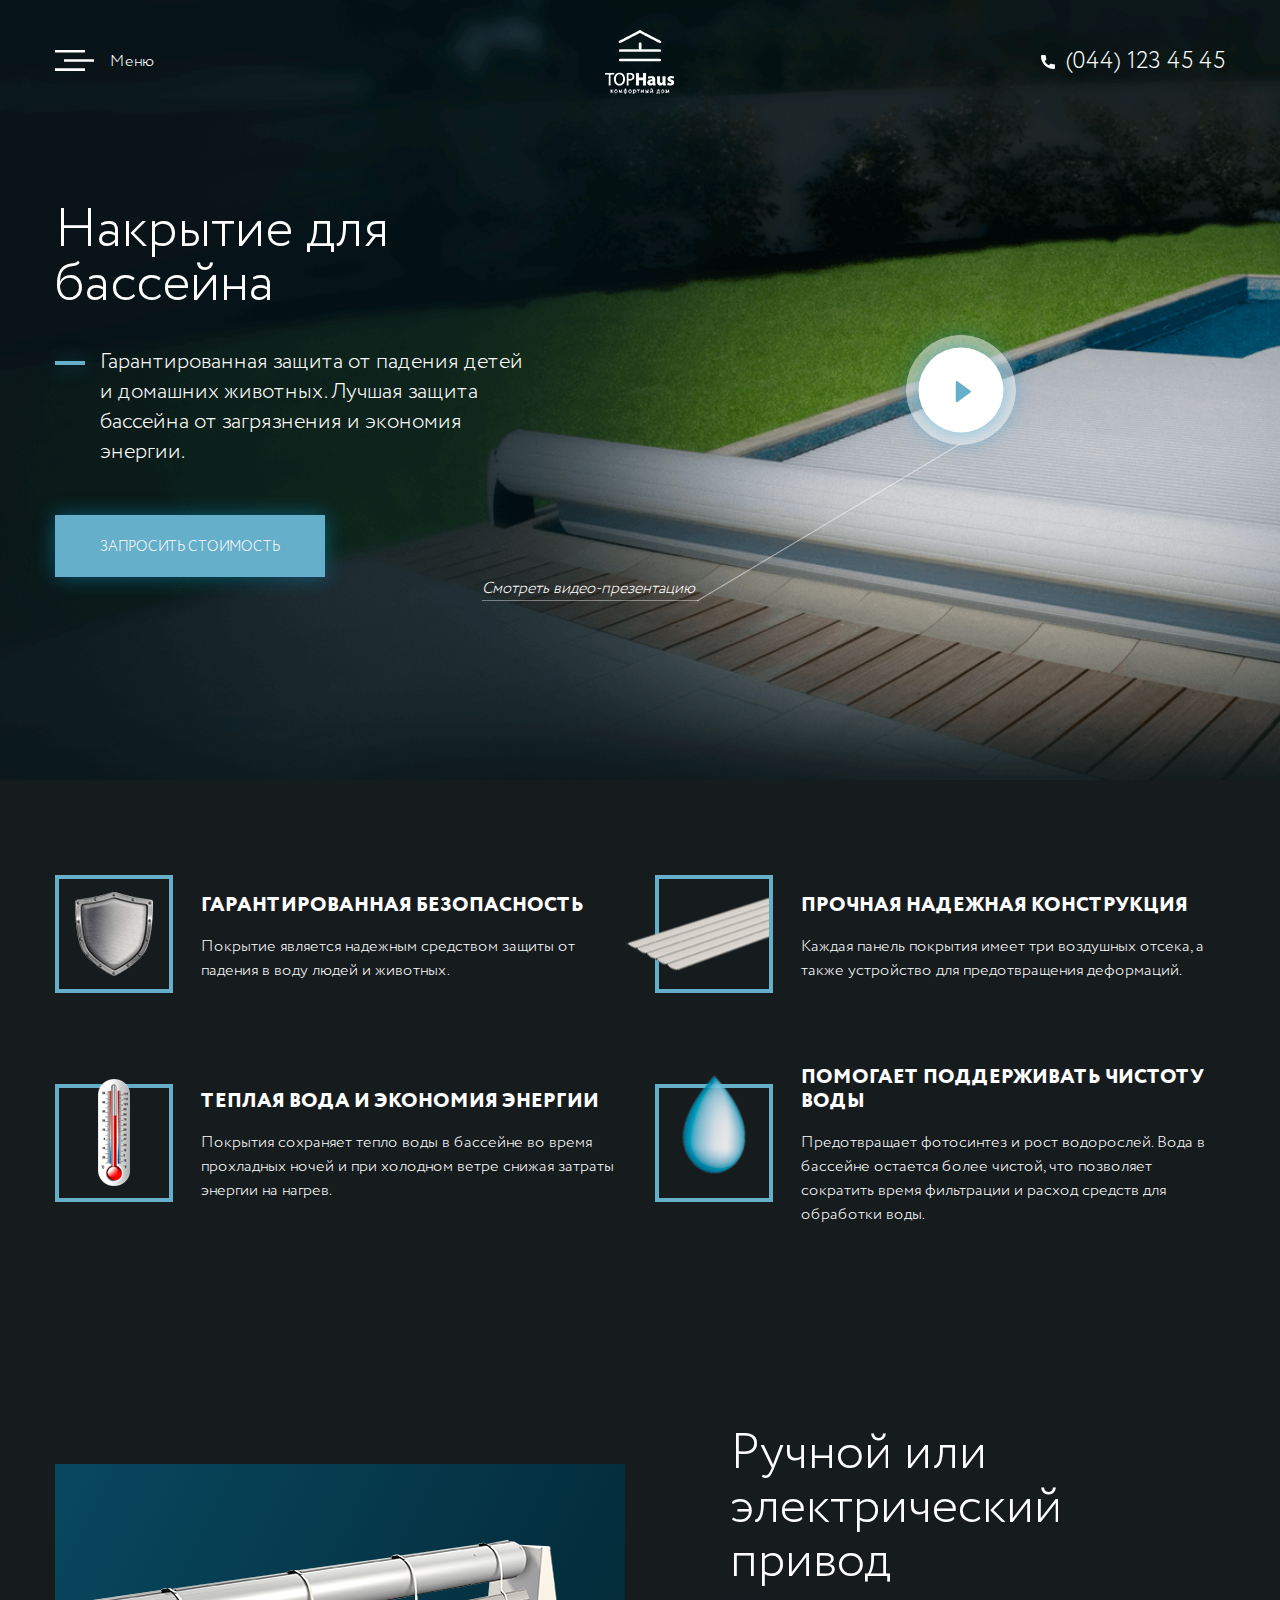
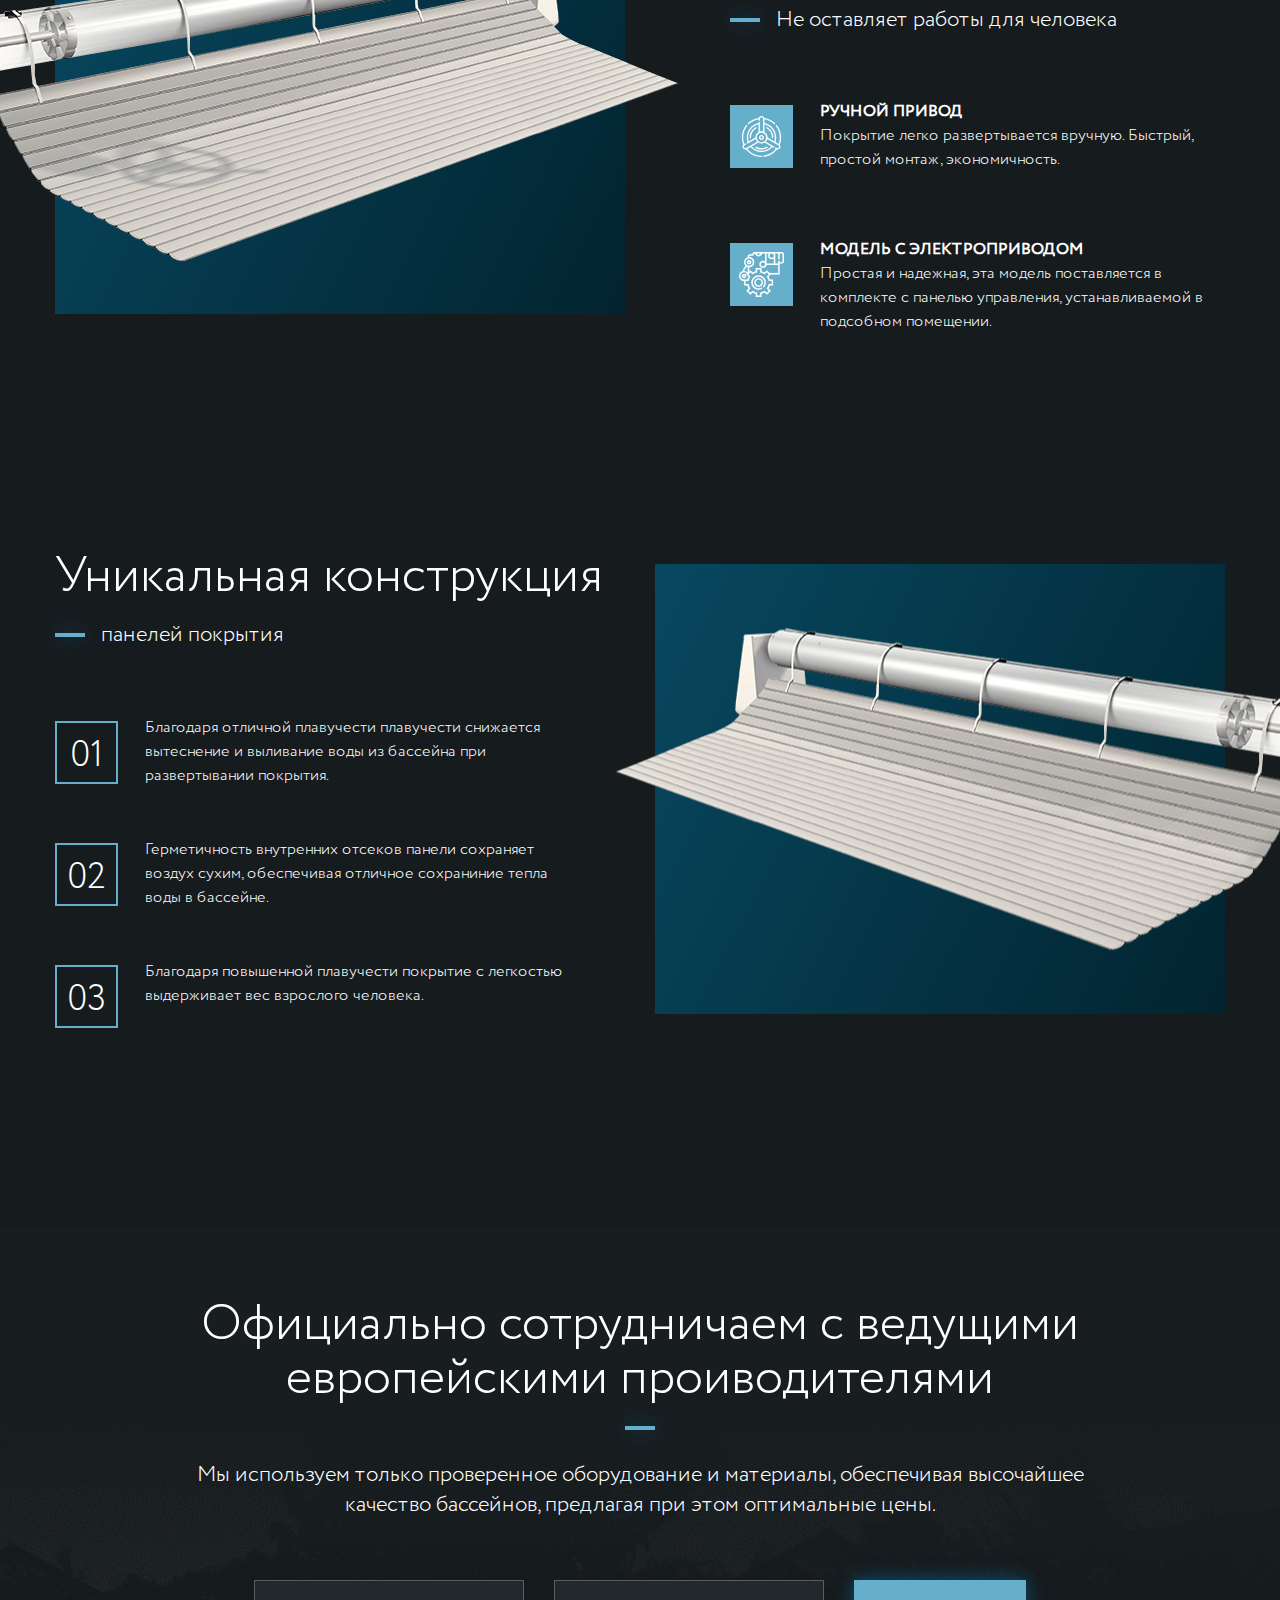
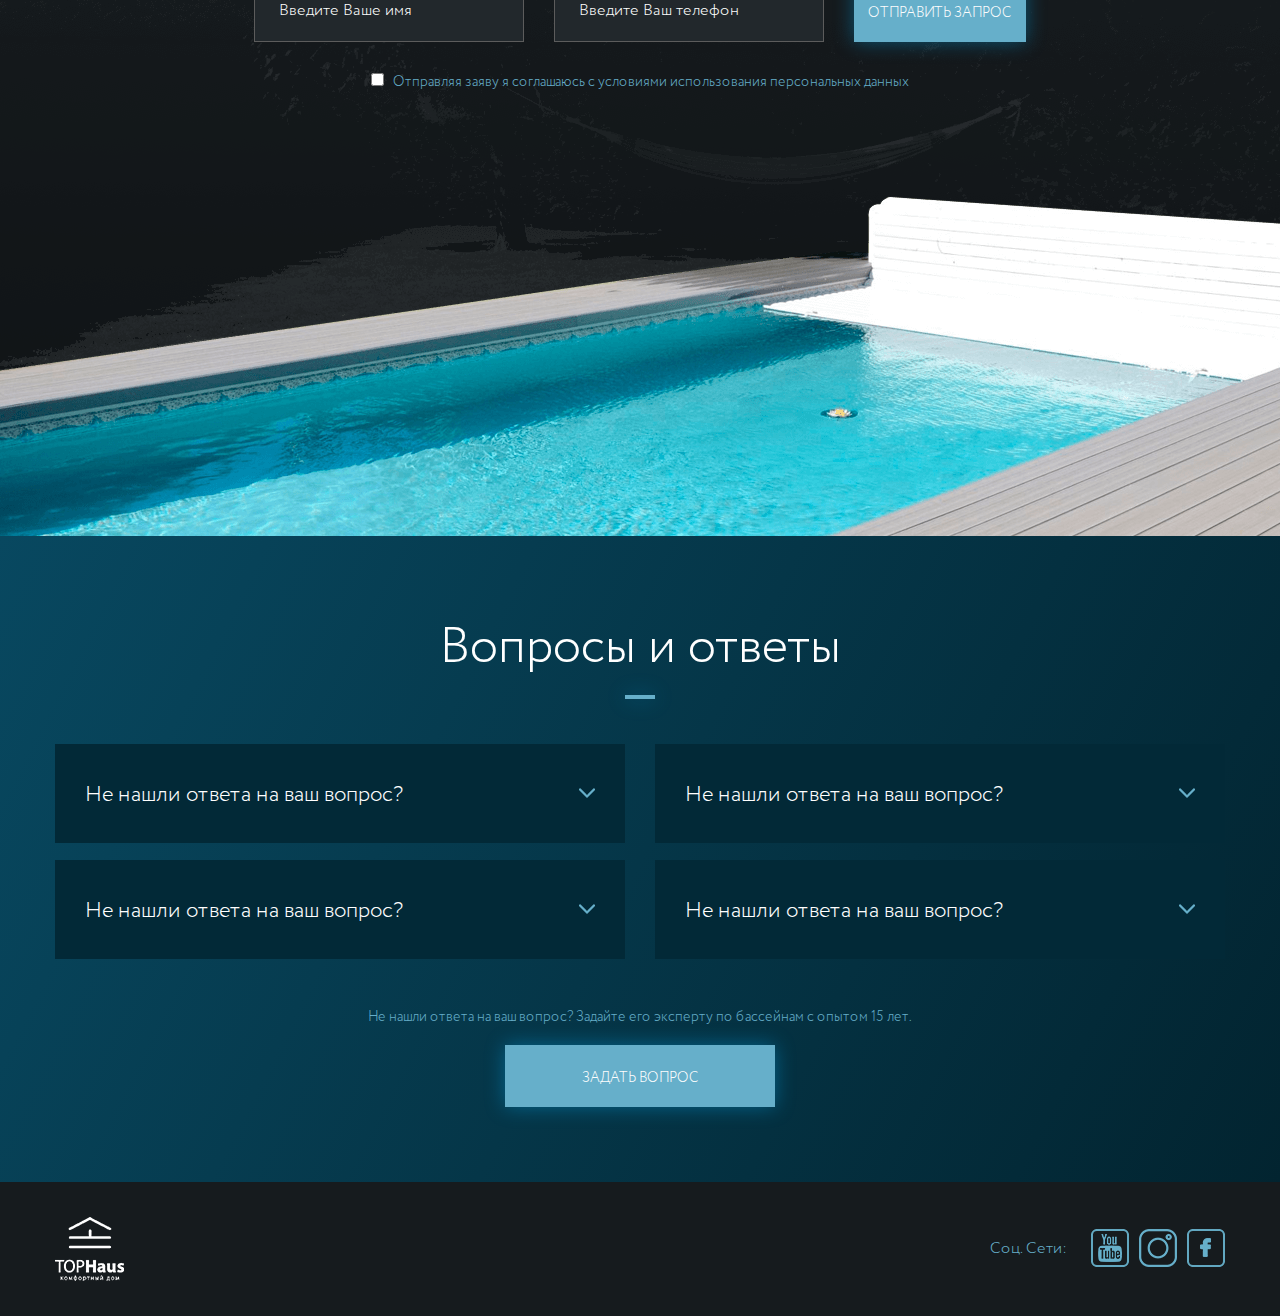
<file: pool-cover.html>
<!DOCTYPE html>
<html lang="ru">

<head>

	<meta charset="utf-8">
	<!-- <base href="/"> -->

	<title>TOPHAUS - POOL</title>
	<meta name="description" content="">

	<meta http-equiv="X-UA-Compatible" content="IE=edge">
	<meta name="viewport" content="width=device-width, initial-scale=1, maximum-scale=1">
	
	<!-- Template Basic Images Start -->
	<meta property="og:image" content="path/to/image.jpg">
	<link rel="icon" href="img/favicon/favicon.ico">
	<link rel="apple-touch-icon" sizes="180x180" href="img/favicon/apple-touch-icon-180x180.png">
	<!-- Template Basic Images End -->
	
	<!-- Custom Browsers Color Start -->
	<meta name="theme-color" content="#000">
	<!-- Custom Browsers Color End -->

	<link rel="stylesheet" href="css/main.min.css">

</head>

<body>

	<!-- Custom HTML -->
	<div id="wrapper">
		<div id="qa-popup" class="th-popup">
			<div class="popup-bg"></div>
			<div class="popup-content">
				<div class="popup-close">✕</div>
				<h3 class="popup-title">Задайте вопрос эксперту</h3>
				<div class="popup-info">Мы свяжемся с вами в течение 2 часов в рабочее время с пн-пт с 10.00 до 19.00</div>
				<form action="/" method="get" class="popup-form">
					<div class="popup-fields">
						<input type="text" placeholder="Введите Ваше имя">
						<input type="tel" placeholder="Введите Ваш телефон">
						<textarea name="question" id="popup-question" placeholder="Вопрос"></textarea>
						<input type="submit" value="Отправить">
					</div>

					<label><input type="checkbox" name="checkbox" value="value">Отправляя заяву я соглашаюсь с условиями использования персональных данных</label>
				</form>
			</div>
		</div>
		<div id="help-popup" class="th-popup">
			<div class="popup-bg"></div>
			<div class="popup-content">
				<div class="popup-close">✕</div>
				<h3 class="popup-title">Нужна помощь эксперта в бассейнах</h3>
				<div class="popup-info">Ответим на любой вопрос. Подберем идеальное решение. Расскажем обо всех секретах строительства бассейнов.</div>
				<form action="/" method="get" class="popup-form">
					<div class="popup-fields">
						<input type="text" placeholder="Введите Ваше имя">
						<input type="tel" placeholder="Введите Ваш телефон">
						<input type="submit" value="Заказать консультацию">
					</div>

					<label><input type="checkbox" name="checkbox" value="value">Отправляя заяву я соглашаюсь с условиями использования персональных данных</label>
				</form>
			</div>
		</div>
		<div id="request-popup" class="th-popup">
			<div class="popup-bg"></div>
			<div class="popup-content">
				<div class="popup-close">✕</div>
				<div class="request-left request-part">
					<div class="rl-title">
						<span>Ищете</span><span><span>удобный</span>элегантный<span></span><span>и надежный</span></span><span>бассейн?</span>
					</div>
					<div class="rl-phone">044 337 20 43</div>
					<div class="rl-info">
						<span>закажите его у нас быстро и просто</span>
						<ul>
							<li>Посетите студию - г. Киев, Деловая 13;</li>
							<li>Наберите номер - 044 337 20 43</li>
							<li>Напишите нам - pool@tophaus.com.ua</li>
						</ul>
					</div>
				</div>
				<div class="request-right request-part">
					<h2 class="rr-title">
						<span>отправьте заявку</span>
						и мы свяжемся с Вами в течение 30 минут
					</h2>
					<form action="/" method="get" class="rr-form">
						<input type="text" placeholder="Введите Ваше имя">
						<input type="tel" placeholder="Введите Ваш телефон">
						<input type="submit" value="Оставить заявку">

						<span>Отправляя заявку Вы даете согласие на обработку Ваших персональных данных. Политика конфиденциальности</span>
					</form>
				</div>
			</div>
		</div>
		<div id="mailchimp-popup" class="th-popup">
			<div class="popup-bg"></div>
			<div class="popup-content">
				<div class="popup-close">✕</div>

				<h3 class="popup-title">Хочешь посмотреть</h3>
				<span class="popup-subtitle">на примеры коммерческих предложений стандартных размеров</span>

				<ul>
					<li>6х3</li>
					<li>8х4</li>
					<li>10х5</li>
				</ul>

				<form action="/" method="get" class="mailchimp-form">
					<label>Введите e-mal и мы отправим несколько вариантов Вам на почту</label>

					<input type="email" placeholder="Введите Ваш e-mail">
					<input type="submit" value="Отправить">
				</form>
				<button class="no-thanks">Нет, спасибо!</button>
			</div>
		</div>

		<header id="header">
			<div class="container">
				<div id="mainmenu">
					<button id="th-open">Меню</button>
				</div>
				<div id="logo">
					<a href="/">
						<img src="img/homepage/logo.png" alt="logo">
					</a>
				</div>
				<div id="contact">
					<a href="tel:+380441234545">(044) 123 45 45</a>
				</div>
			</div>
			<div id="th-menu">
				<div class="container">
					<div id="th-close"><img src="img/homepage/icons/close.png" alt="close"></div>
					<ul class="nav">
						<li><a href="#">Преимущества</a></li>
						<li><a href="#">Наши работы</a></li>
						<li><a href="#">О нас</a></li>
						<li><a href="#">Вопрос-ответ</a></li>
					</ul>
					<div class="contact-us">
						<div class="header-phone"><a href="tel:+380441234545">(044) 123 45 45</a></div>
						<div class="header-social">
							<span>Соц. Сети:</span>

							<ul>
								<li class="youtube"><a href="#"><img src="img/homepage/icons/youtube.png" alt="youtube"></a></li>
								<li class="instagram"><a href="#"><img src="img/homepage/icons/instagram.png" alt="youtube"></a></li>
								<li class="facebook"><a href="#"><img src="img/homepage/icons/facebook.png" alt="facebook"></a></li>
							</ul>
						</div>
					</div>
				</div>
			</div>
		</header>
		<div id="th-intro" class="pool-cover">
			<div class="container">
				<div class="intro-info">
					<h2>Накрытие для бассейна</h2>
					<span>Гарантированная защита от падения детей и домашних животных. Лучшая защита бассейна от загрязнения и экономия энергии.</span>
					<button class="th-blue">Запросить стоимость</button>
				</div>
				<div class="intro-video">
					<div class="iv-play"><a href="#"><img src="img/svg/play.svg" alt="play"></a></div>
					<div class="iv-info">
						<span>Смотреть видео-презентацию</span>
					</div>
				</div>
			</div>
		</div>
		<div id="th-pcpro">
			<div class="container">
				<div class="pro-list">
					<div class="item pro">
						<span class="pro-icon"><img src="img/pool-cover/icons/pro-icon1.png" alt="icon"></span>
						<div class="pro-info">
							<h4 class="pro-title">Гарантированная безопасность</h4>
							<p class="pro-text">Покрытие является надежным средством защиты от падения в воду людей и животных.</p>
						</div>
					</div>
					<div class="item pro">
						<span class="pro-icon"><img src="img/pool-cover/icons/pro-icon2.png" alt="icon"></span>
						<div class="pro-info">
							<h4 class="pro-title">Прочная надежная конструкция</h4>
							<p class="pro-text">Каждая панель покрытия имеет три воздушных отсека, а также  устройство для предотвращения деформаций.</p>
						</div>
					</div>
					<div class="item pro">
						<span class="pro-icon"><img src="img/pool-cover/icons/pro-icon3.png" alt="icon"></span>
						<div class="pro-info">
							<h4 class="pro-title">Теплая вода и экономия энергии</h4>
							<p class="pro-text">Покрытия  сохраняет тепло воды в бассейне во время прохладных ночей и при холодном ветре снижая затраты энергии на нагрев.</p>
						</div>
					</div>
					<div class="item pro">
						<span class="pro-icon"><img src="img/pool-cover/icons/pro-icon4.png" alt="icon"></span>
						<div class="pro-info">
							<h4 class="pro-title">Помогает поддерживать чистоту воды</h4>
							<p class="pro-text">Предотвращает фотосинтез и рост водорослей. Вода в бассейне остается более чистой, что позволяет сократить время фильтрации и расход средств для обработки воды.</p>
						</div>
					</div>
				</div>
			</div>
		</div>

		<div id="pool-characteristics">
			<div class="container">
				<div class="pc-line">
					<div class="pcl-block pcl-info">
						<h3>Ручной или электрический привод</h3>
						<span>Не оставляет работы для человека</span>
						<ul>
							<li>
								<span class="pcl-icon"><img src="img/svg/valve.svg" alt="valve"></span>
								<span>
									<strong>Ручной привод</strong>
									<p>Покрытие легко развертывается вручную. Быстрый, простой монтаж, экономичность.</p>
								</span>
							</li>
							<li>
								<span class="pcl-icon"><img src="img/svg/car-parts.svg" alt="car-parts"></span>
								<span>
									<strong>Модель с электроприводом</strong>
									<p>Простая и надежная, эта модель поставляется в комплекте с панелью управления, устанавливаемой в подсобном помещении.</p>
								</span>
							</li>
						</ul>
					</div>
					<div class="pcl-block pcl-image">
						<img src="img/pool-cover/pool-cover1.png" alt="pool-cover">
					</div>
				</div>
				<div class="pc-line">
					<div class="pcl-block pcl-info">
						<h3>Уникальная конструкция</h3>
						<span>панелей покрытия</span>
						<ul>
							<li>
								<span class="pcl-icon">01</span>
								<span>Благодаря отличной плавучести плавучести снижается вытеснение и выливание воды из бассейна при развертывании покрытия.</span>
							</li>
							<li>
								<span class="pcl-icon">02</span>
								<span>Герметичность внутренних отсеков панели сохраняет воздух сухим, обеспечивая отличное сохраниние тепла воды в бассейне.</span>
							</li>
							<li>
								<span class="pcl-icon">03</span>
								<span>Благодаря повышенной плавучести покрытие с легкостью выдерживает вес взрослого человека.</span>
							</li>
						</ul>
					</div>
					<div class="pcl-block pcl-image">
						<img src="img/pool-cover/pool-cover2.png" alt="pool-cover">
					</div>
				</div>
			</div>
		</div>
		<div id="pool-consult">
			<div class="container">
				<h2>Официально сотрудничаем с ведущими <br>европейскими проиводителями</h2>
				<span>Мы используем только проверенное оборудование и материалы, обеспечивая высочайшее <br>качество бассейнов, предлагая при этом оптимальные цены.</span>

				<form action="/" method="get" id="consult-order">
					<input type="text" placeholder="Введите Ваше имя">
					<input type="tel" placeholder="Введите Ваш телефон">
					<input type="submit" value="Отправить запрос">

					<label><input type="checkbox" name="checkbox" value="value">Отправляя заяву я соглашаюсь с условиями использования персональных данных</label>
				</form>
			</div>
		</div>

		<div id="th-qa">
			<div class="container">
				<h2>Вопросы и ответы</h2>

				<div class="qa-list">
					<div class="qa-item">
						<h5 class="qa-question">Не нашли ответа на ваш вопрос?</h5>
						<div class="qa-answer">
							<p>Долго выбирали подрядчика, чтобы пострить бассейн о котором давно мечтали с супругой. Все прошло наилучшим образом, нам разработали 3д визуализацию, подобрали оптимальное оборудование и наполнение. Теперь мы летом постоянно проводим время возле бассейна и просто в восторге.</p>
						</div>
					</div>
					<div class="qa-item">
						<h5 class="qa-question">Не нашли ответа на ваш вопрос?</h5>
						<div class="qa-answer">
							<p>Долго выбирали подрядчика, чтобы пострить бассейн о котором давно мечтали с супругой. Все прошло наилучшим образом, нам разработали 3д визуализацию, подобрали оптимальное оборудование и наполнение. Теперь мы летом постоянно проводим время возле бассейна и просто в восторге.</p>
						</div>
					</div>
					<div class="qa-item">
						<h5 class="qa-question">Не нашли ответа на ваш вопрос?</h5>
						<div class="qa-answer">
							<p>Долго выбирали подрядчика, чтобы пострить бассейн о котором давно мечтали с супругой. Все прошло наилучшим образом, нам разработали 3д визуализацию, подобрали оптимальное оборудование и наполнение. Теперь мы летом постоянно проводим время возле бассейна и просто в восторге.</p>
						</div>
					</div>
					<div class="qa-item">
						<h5 class="qa-question">Не нашли ответа на ваш вопрос?</h5>
						<div class="qa-answer">
							<p>Долго выбирали подрядчика, чтобы пострить бассейн о котором давно мечтали с супругой. Все прошло наилучшим образом, нам разработали 3д визуализацию, подобрали оптимальное оборудование и наполнение. Теперь мы летом постоянно проводим время возле бассейна и просто в восторге.</p>
						</div>
					</div>
				</div>
				<div class="qa-connect">
					<span>Не нашли ответа на ваш вопрос? Задайте его эксперту по бассейнам с опытом 15 лет.</span>
					<button class="th-blue">Задать вопрос</button>
				</div>
			</div>
		</div>
		<footer id="th-footer">
			<div class="container">
				<div class="foo-logo">
					<a href="/"><img src="img/homepage/icons/foo-logo.png" alt="logo"></a>
				</div>
				<div class="foo-social">
					<span>Соц. Сети:</span>

					<ul>
						<li class="youtube"><a href="#"><img src="img/homepage/icons/youtube.png" alt="youtube"></a></li>
						<li class="instagram"><a href="#"><img src="img/homepage/icons/instagram.png" alt="youtube"></a></li>
						<li class="facebook"><a href="#"><img src="img/homepage/icons/facebook.png" alt="facebook"></a></li>
					</ul>
				</div>
			</div>
		</footer>
	</div>

	<script src="js/scripts.min.js"></script>

</body>
</html>
</file>
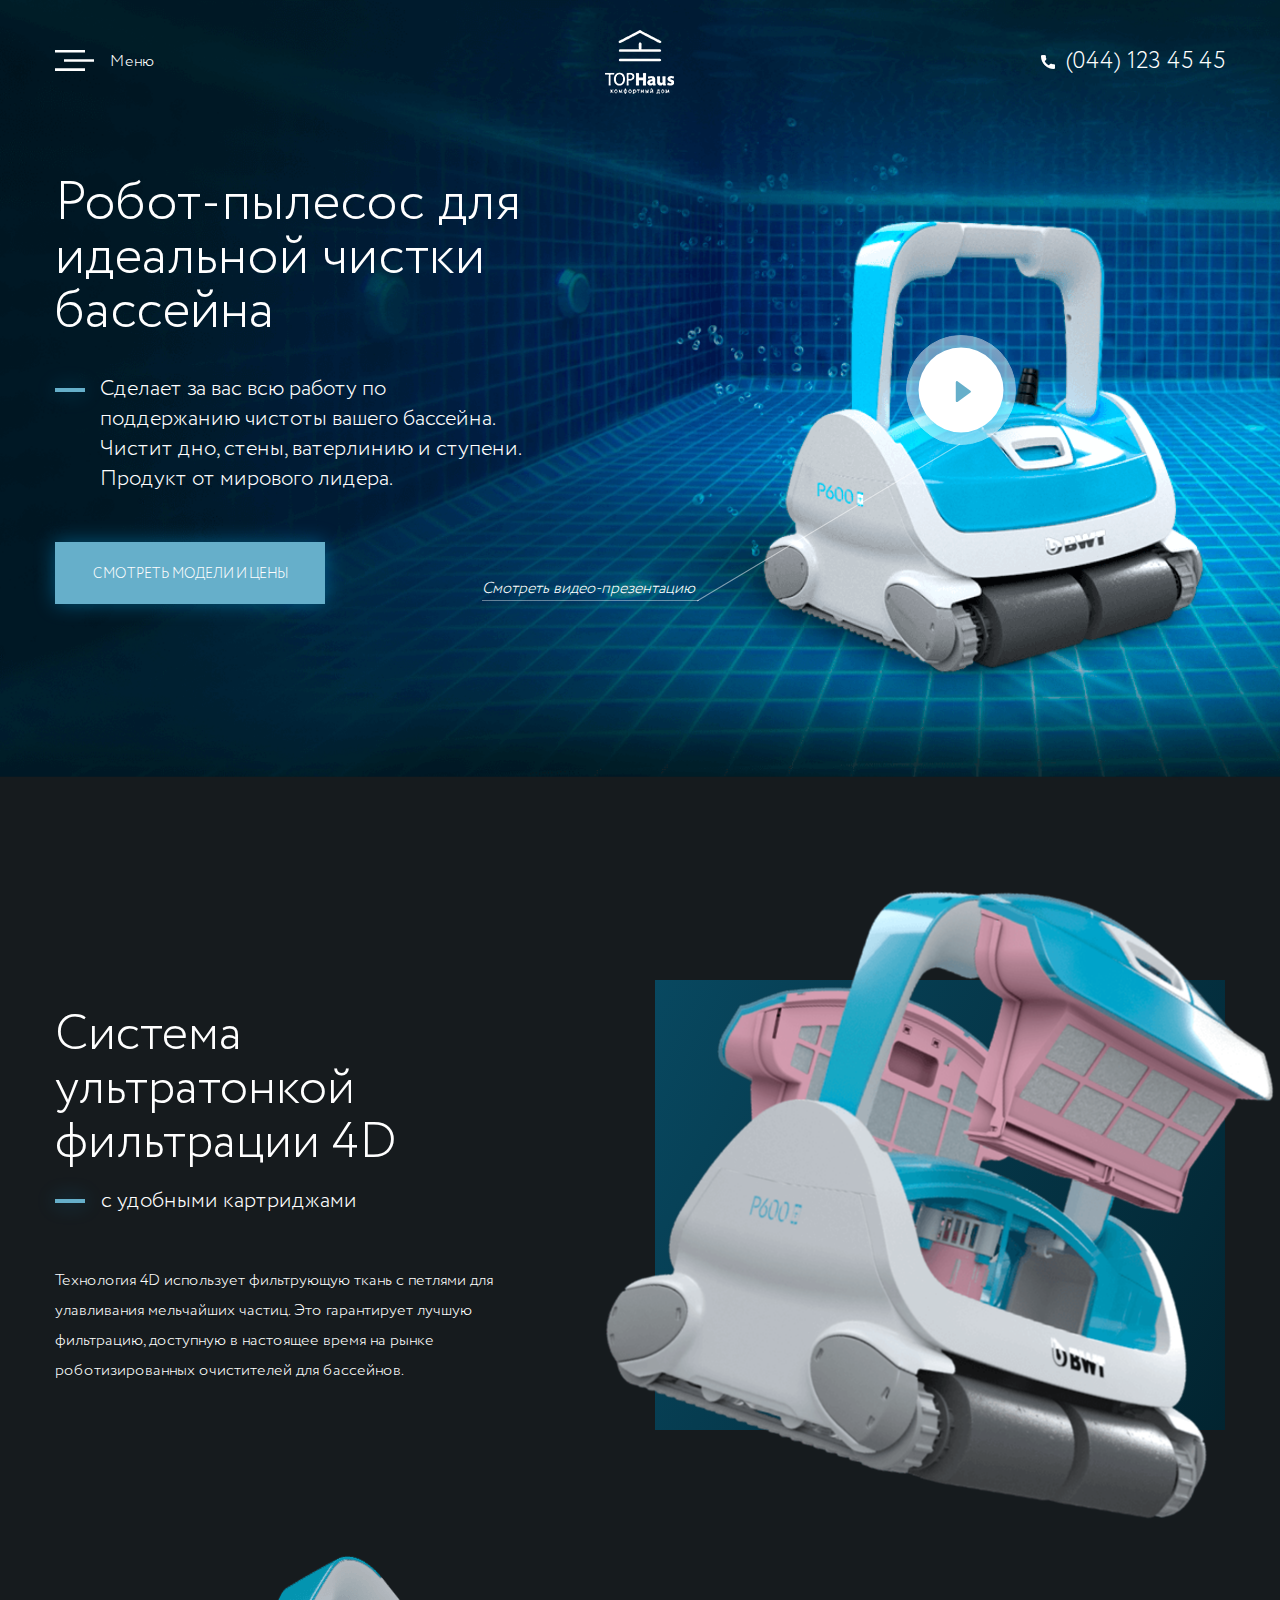
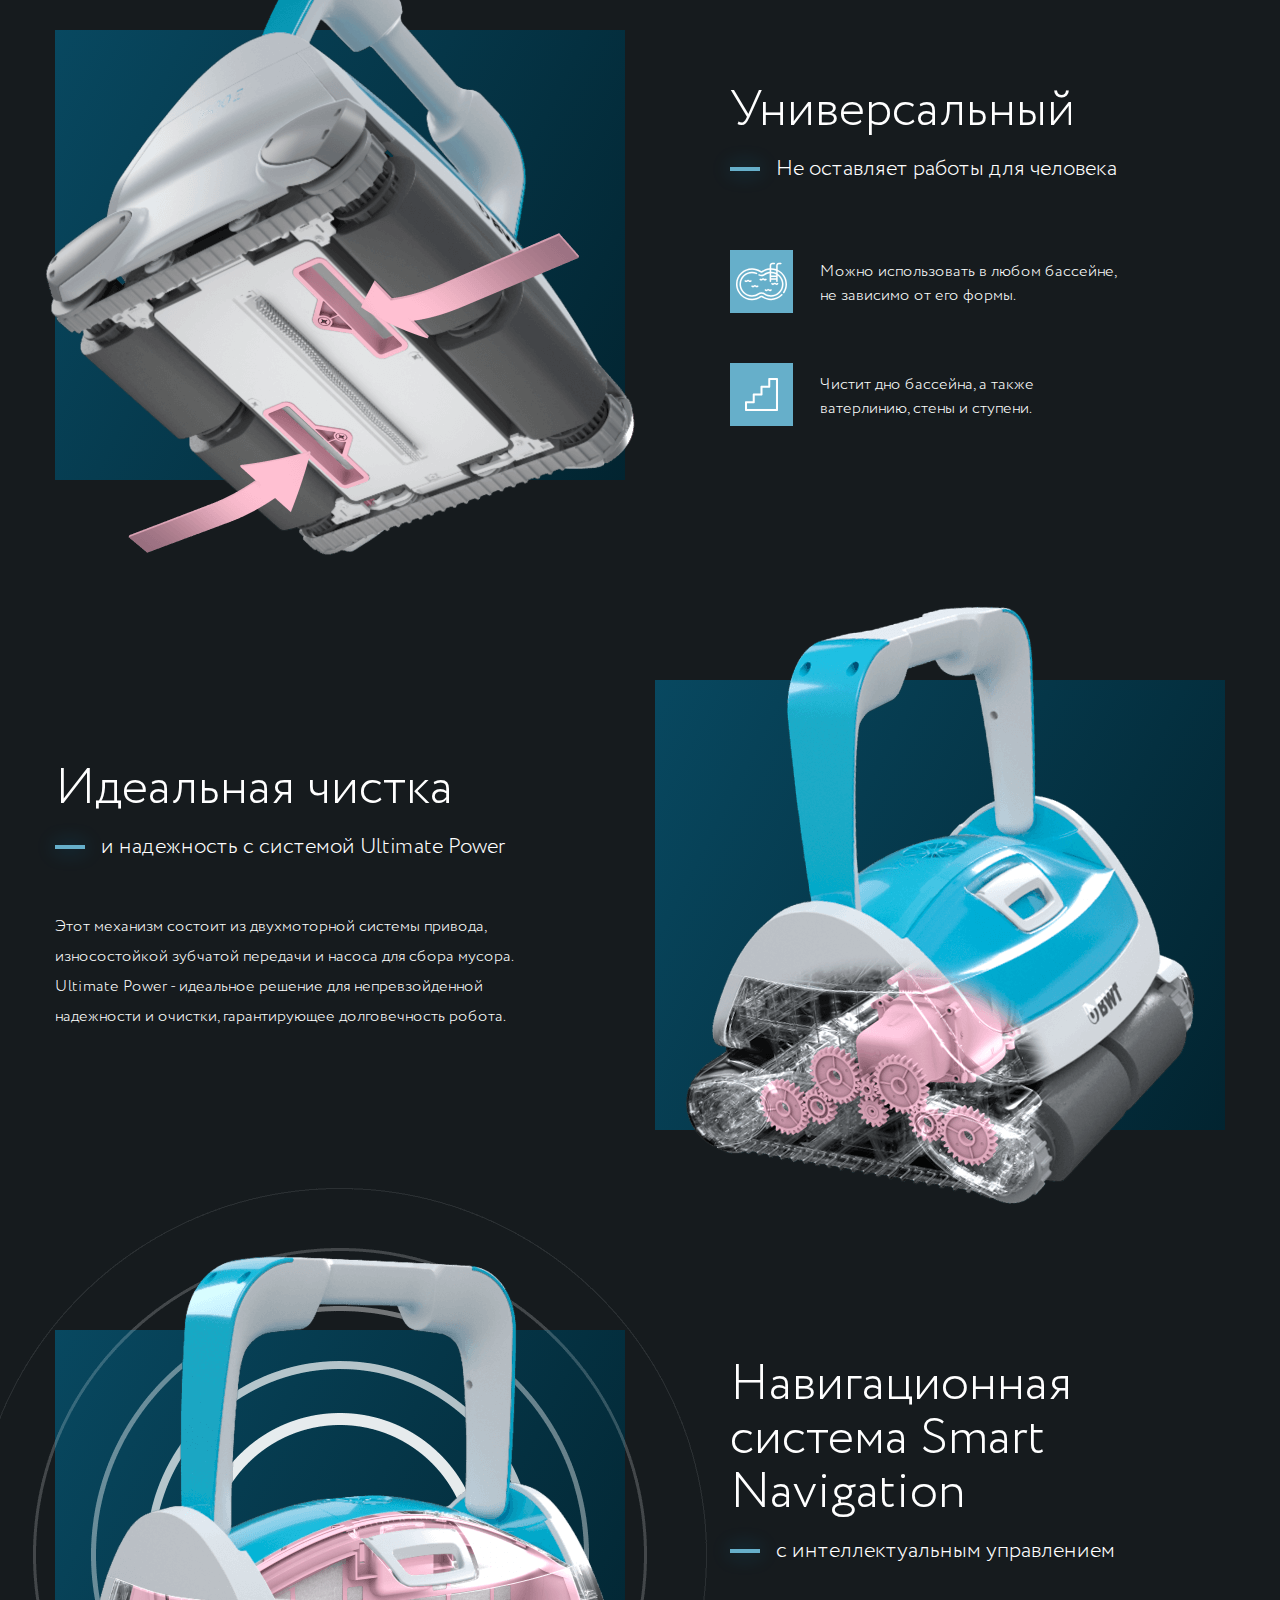
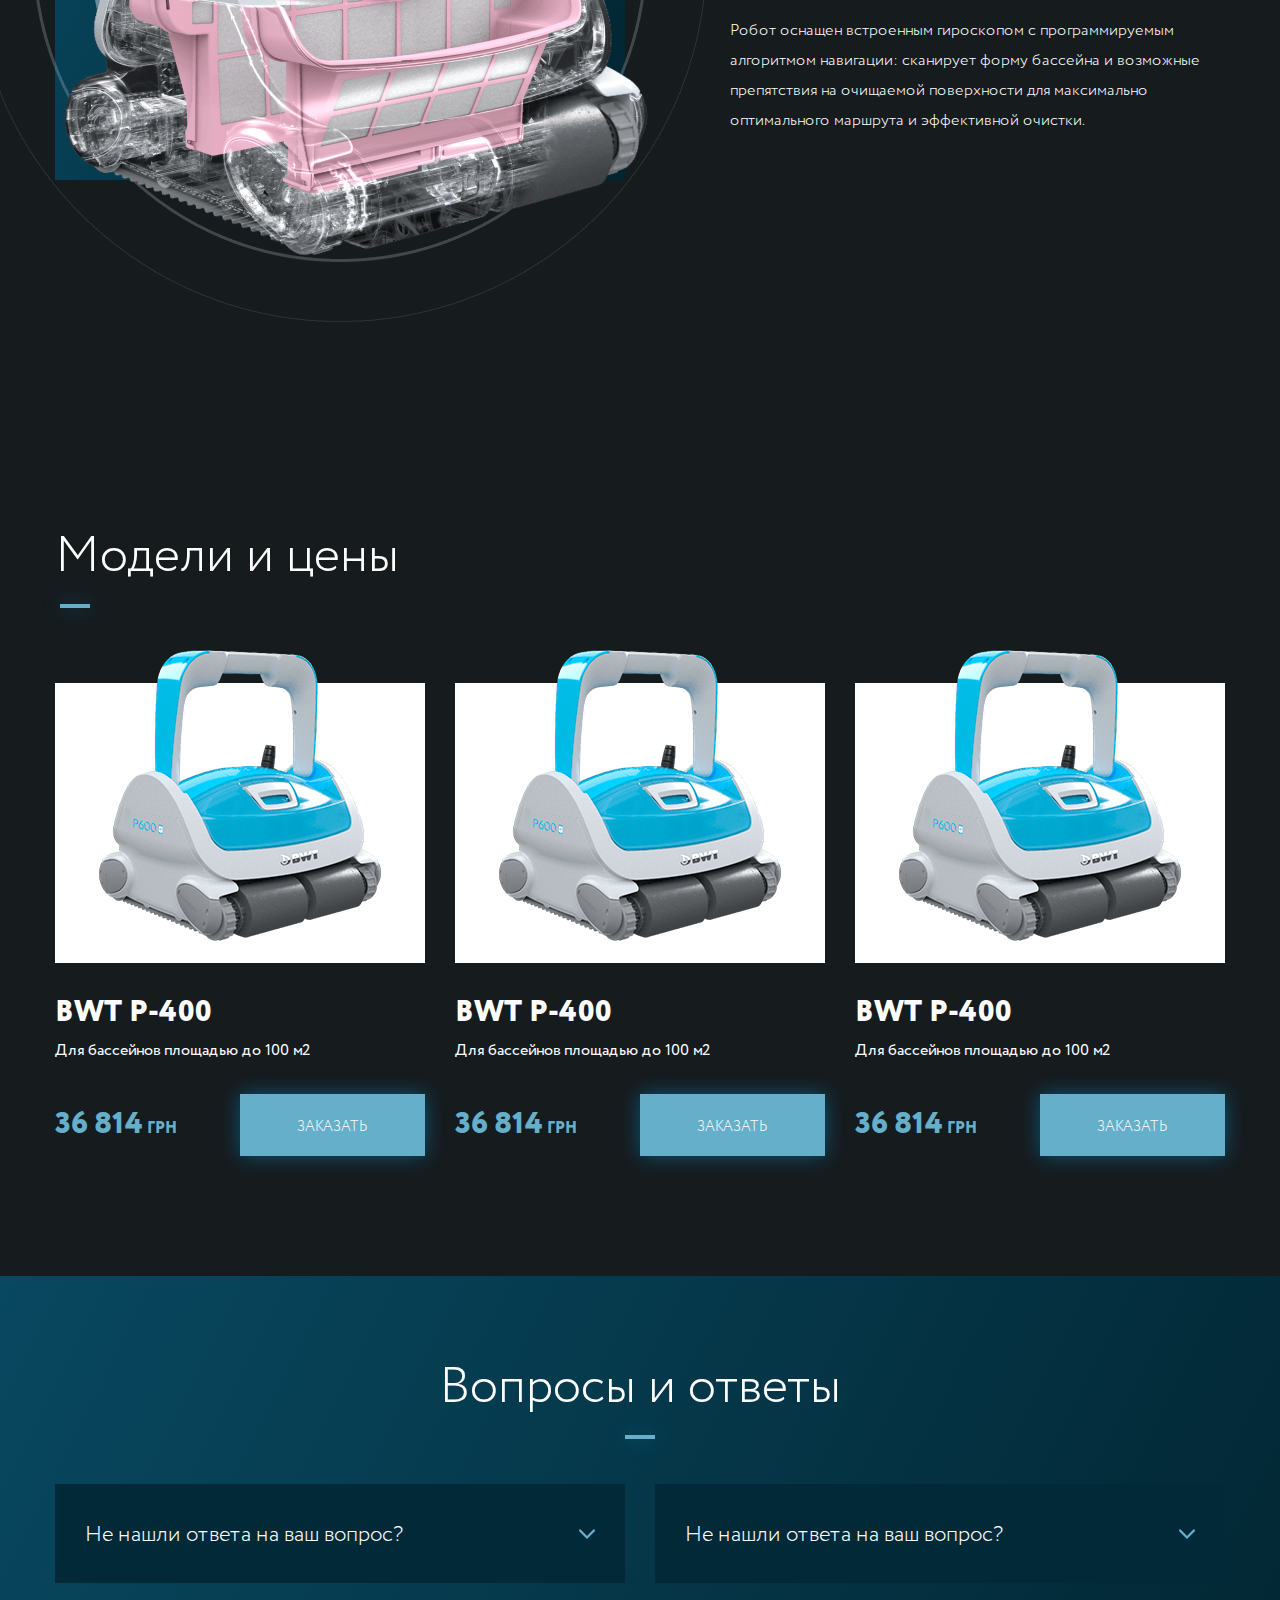
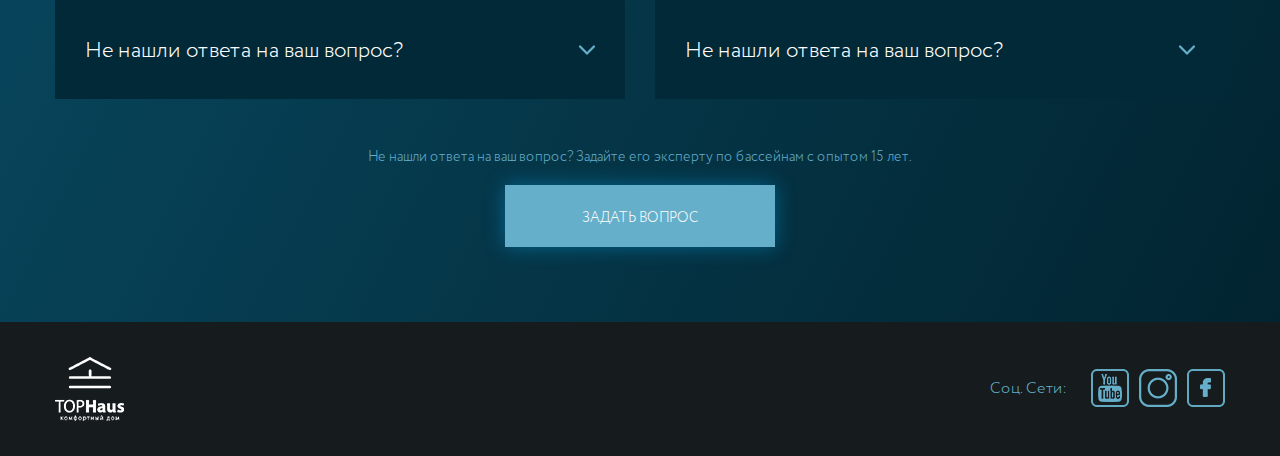
<file: robot.html>
<!DOCTYPE html>
<html lang="ru">

<head>

	<meta charset="utf-8">
	<!-- <base href="/"> -->

	<title>TOPHAUS - ROBOT</title>
	<meta name="description" content="">

	<meta http-equiv="X-UA-Compatible" content="IE=edge">
	<meta name="viewport" content="width=device-width, initial-scale=1, maximum-scale=1">
	
	<!-- Template Basic Images Start -->
	<meta property="og:image" content="path/to/image.jpg">
	<link rel="icon" href="img/favicon/favicon.ico">
	<link rel="apple-touch-icon" sizes="180x180" href="img/favicon/apple-touch-icon-180x180.png">
	<!-- Template Basic Images End -->
	
	<!-- Custom Browsers Color Start -->
	<meta name="theme-color" content="#000">
	<!-- Custom Browsers Color End -->

	<link rel="stylesheet" href="css/main.min.css">

</head>

<body>

	<!-- Custom HTML -->
	<div id="wrapper">
		<div id="qa-popup" class="th-popup">
			<div class="popup-bg"></div>
			<div class="popup-content">
				<div class="popup-close">✕</div>
				<h3 class="popup-title">Задайте вопрос эксперту</h3>
				<div class="popup-info">Мы свяжемся с вами в течение 2 часов в рабочее время с пн-пт с 10.00 до 19.00</div>
				<form action="/" method="get" class="popup-form">
					<div class="popup-fields">
						<input type="text" placeholder="Введите Ваше имя">
						<input type="tel" placeholder="Введите Ваш телефон">
						<textarea name="question" id="popup-question" placeholder="Вопрос"></textarea>
						<input type="submit" value="Отправить">
					</div>

					<label><input type="checkbox" name="checkbox" value="value">Отправляя заяву я соглашаюсь с условиями использования персональных данных</label>
				</form>
			</div>
		</div>
		<div id="help-popup" class="th-popup">
			<div class="popup-bg"></div>
			<div class="popup-content">
				<div class="popup-close">✕</div>
				<h3 class="popup-title">Нужна помощь эксперта в бассейнах</h3>
				<div class="popup-info">Ответим на любой вопрос. Подберем идеальное решение. Расскажем обо всех секретах строительства бассейнов.</div>
				<form action="/" method="get" class="popup-form">
					<div class="popup-fields">
						<input type="text" placeholder="Введите Ваше имя">
						<input type="tel" placeholder="Введите Ваш телефон">
						<input type="submit" value="Заказать консультацию">
					</div>

					<label><input type="checkbox" name="checkbox" value="value">Отправляя заяву я соглашаюсь с условиями использования персональных данных</label>
				</form>
			</div>
		</div>
		<div id="request-popup" class="th-popup">
			<div class="popup-bg"></div>
			<div class="popup-content">
				<div class="popup-close">✕</div>
				<div class="request-left request-part">
					<div class="rl-title">
						<span>Ищете</span><span><span>удобный</span>элегантный<span></span><span>и надежный</span></span><span>бассейн?</span>
					</div>
					<div class="rl-phone">044 337 20 43</div>
					<div class="rl-info">
						<span>закажите его у нас быстро и просто</span>
						<ul>
							<li>Посетите студию - г. Киев, Деловая 13;</li>
							<li>Наберите номер - 044 337 20 43</li>
							<li>Напишите нам - pool@tophaus.com.ua</li>
						</ul>
					</div>
				</div>
				<div class="request-right request-part">
					<h2 class="rr-title">
						<span>отправьте заявку</span>
						и мы свяжемся с Вами в течение 30 минут
					</h2>
					<form action="/" method="get" class="rr-form">
						<input type="text" placeholder="Введите Ваше имя">
						<input type="tel" placeholder="Введите Ваш телефон">
						<input type="submit" value="Оставить заявку">

						<span>Отправляя заявку Вы даете согласие на обработку Ваших персональных данных. Политика конфиденциальности</span>
					</form>
				</div>
			</div>
		</div>
		<div id="mailchimp-popup" class="th-popup">
			<div class="popup-bg"></div>
			<div class="popup-content">
				<div class="popup-close">✕</div>

				<h3 class="popup-title">Хочешь посмотреть</h3>
				<span class="popup-subtitle">на примеры коммерческих предложений стандартных размеров</span>

				<ul>
					<li>6х3</li>
					<li>8х4</li>
					<li>10х5</li>
				</ul>

				<form action="/" method="get" class="mailchimp-form">
					<label>Введите e-mal и мы отправим несколько вариантов Вам на почту</label>

					<input type="email" placeholder="Введите Ваш e-mail">
					<input type="submit" value="Отправить">
				</form>
				<button class="no-thanks">Нет, спасибо!</button>
			</div>
		</div>

		<header id="header">
			<div class="container">
				<div id="mainmenu">
					<button id="th-open">Меню</button>
				</div>
				<div id="logo">
					<a href="/">
						<img src="img/homepage/logo.png" alt="logo">
					</a>
				</div>
				<div id="contact">
					<a href="tel:+380441234545">(044) 123 45 45</a>
				</div>
			</div>
			<div id="th-menu">
				<div class="container">
					<div id="th-close"><img src="img/homepage/icons/close.png" alt="close"></div>
					<ul class="nav">
						<li><a href="#">Преимущества</a></li>
						<li><a href="#">Наши работы</a></li>
						<li><a href="#">О нас</a></li>
						<li><a href="#">Вопрос-ответ</a></li>
					</ul>
					<div class="contact-us">
						<div class="header-phone"><a href="tel:+380441234545">(044) 123 45 45</a></div>
						<div class="header-social">
							<span>Соц. Сети:</span>

							<ul>
								<li class="youtube"><a href="#"><img src="img/homepage/icons/youtube.png" alt="youtube"></a></li>
								<li class="instagram"><a href="#"><img src="img/homepage/icons/instagram.png" alt="youtube"></a></li>
								<li class="facebook"><a href="#"><img src="img/homepage/icons/facebook.png" alt="facebook"></a></li>
							</ul>
						</div>
					</div>
				</div>
			</div>
		</header>
		<div id="th-intro" class="cleaner">
			<div class="container">
				<div class="intro-info">
					<h2>Робот-пылесос для идеальной чистки бассейна</h2>
					<span>Сделает за вас всю работу по поддержанию чистоты вашего бассейна. Чистит дно, стены, ватерлинию и ступени. Продукт от мирового лидера.</span>
					<button class="th-blue">Смотреть модели и цены</button>
				</div>
				<div class="intro-video">
					<div class="iv-play"><a href="#"><img src="img/svg/play.svg" alt="play"></a></div>
					<div class="iv-info">
						<span>Смотреть видео-презентацию</span>
					</div>
				</div>
			</div>
		</div>
		<div id="cleaner-characteristics">
			<div class="container">
				<div class="cc-line">
					<div class="ccl-block ccl-info">
						<h3>Система ультратонкой фильтрации 4D</h3>
						<span>с удобными картриджами</span>
						<p class="ccl-text">Технология 4D использует фильтрующую ткань с петлями для улавливания мельчайших частиц. Это гарантирует лучшую фильтрацию, доступную в настоящее время на рынке роботизированных очистителей для бассейнов.</p>
					</div>
					<div class="ccl-block ccl-image">
						<img src="img/cleaner/cleaner-sight1.png" alt="cleaner-sight">
					</div>
				</div>
				<div class="cc-line">
					<div class="ccl-block ccl-info">
						<h3>Универсальный</h3>
						<span>Не оставляет работы для человека</span>
						<ul>
							<li>
								<span class="ccl-icon"><img src="img/svg/pool.svg" alt="pool"></span>
								<span>Можно использовать в любом бассейне, не зависимо от его формы.</span>
							</li>
							<li>
								<span class="ccl-icon"><img src="img/svg/stairs.svg" alt="stairs"></span>
								<span>Чистит дно бассейна, а также ватерлинию, стены и ступени.</span>
							</li>
						</ul>
					</div>
					<div class="ccl-block ccl-image">
						<img src="img/cleaner/cleaner-sight2.png" alt="cleaner-sight">
					</div>
				</div>
				<div class="cc-line">
					<div class="ccl-block ccl-info">
						<h3>Идеальная чистка</h3>
						<span>и надежность с системой Ultimate Power</span>
						<p class="ccl-text">Этот механизм состоит из двухмоторной системы привода, износостойкой зубчатой ​​передачи и насоса для сбора мусора. Ultimate Power - идеальное решение для непревзойденной надежности и очистки, гарантирующее долговечность робота.</p>
					</div>
					<div class="ccl-block ccl-image">
						<img src="img/cleaner/cleaner-sight3.png" alt="cleaner-sight">
					</div>
				</div>
				<div class="cc-line">
					<div class="ccl-block ccl-info">
						<h3>Навигационная система Smart Navigation</h3>
						<span>с интеллектуальным управлением</span>
						<p class="ccl-text">Робот оснащен встроенным гироскопом с программируемым алгоритмом навигации: сканирует форму бассейна и возможные препятствия на очищаемой поверхности для максимально оптимального маршрута и эффективной очистки.</p>
					</div>
					<div class="ccl-block ccl-image">
						<img src="img/cleaner/cleaner-sight4.png" alt="cleaner-sight">
					</div>
				</div>
			</div>
		</div>
		<div id="cleaner-models">
			<div class="container">
				<h2>Модели и цены</h2>

				<div class="models">
					<div class="item model">
						<div class="model-image"><img src="img/cleaner/cleaner-model.png" alt="model"></div>
						<div class="model-title">BWT P-400</div>
						<div class="model-info">Для бассейнов площадью до 100 м2</div>
						<div class="model-line">
							<div class="model-price"><strong>36 814</strong> грн</div>
							<button class="th-blue">Заказать</button>
						</div>
					</div>
					<div class="item model">
						<div class="model-image"><img src="img/cleaner/cleaner-model.png" alt="model"></div>
						<div class="model-title">BWT P-400</div>
						<div class="model-info">Для бассейнов площадью до 100 м2</div>
						<div class="model-line">
							<div class="model-price"><strong>36 814</strong> грн</div>
							<button class="th-blue">Заказать</button>
						</div>
					</div>
					<div class="item model">
						<div class="model-image"><img src="img/cleaner/cleaner-model.png" alt="model"></div>
						<div class="model-title">BWT P-400</div>
						<div class="model-info">Для бассейнов площадью до 100 м2</div>
						<div class="model-line">
							<div class="model-price"><strong>36 814</strong> грн</div>
							<button class="th-blue">Заказать</button>
						</div>
					</div>
				</div>
			</div>
		</div>
		<div id="th-qa">
			<div class="container">
				<h2>Вопросы и ответы</h2>

				<div class="qa-list">
					<div class="qa-item">
						<h5 class="qa-question">Не нашли ответа на ваш вопрос?</h5>
						<div class="qa-answer">
							<p>Долго выбирали подрядчика, чтобы пострить бассейн о котором давно мечтали с супругой. Все прошло наилучшим образом, нам разработали 3д визуализацию, подобрали оптимальное оборудование и наполнение. Теперь мы летом постоянно проводим время возле бассейна и просто в восторге.</p>
						</div>
					</div>
					<div class="qa-item">
						<h5 class="qa-question">Не нашли ответа на ваш вопрос?</h5>
						<div class="qa-answer">
							<p>Долго выбирали подрядчика, чтобы пострить бассейн о котором давно мечтали с супругой. Все прошло наилучшим образом, нам разработали 3д визуализацию, подобрали оптимальное оборудование и наполнение. Теперь мы летом постоянно проводим время возле бассейна и просто в восторге.</p>
						</div>
					</div>
					<div class="qa-item">
						<h5 class="qa-question">Не нашли ответа на ваш вопрос?</h5>
						<div class="qa-answer">
							<p>Долго выбирали подрядчика, чтобы пострить бассейн о котором давно мечтали с супругой. Все прошло наилучшим образом, нам разработали 3д визуализацию, подобрали оптимальное оборудование и наполнение. Теперь мы летом постоянно проводим время возле бассейна и просто в восторге.</p>
						</div>
					</div>
					<div class="qa-item">
						<h5 class="qa-question">Не нашли ответа на ваш вопрос?</h5>
						<div class="qa-answer">
							<p>Долго выбирали подрядчика, чтобы пострить бассейн о котором давно мечтали с супругой. Все прошло наилучшим образом, нам разработали 3д визуализацию, подобрали оптимальное оборудование и наполнение. Теперь мы летом постоянно проводим время возле бассейна и просто в восторге.</p>
						</div>
					</div>
				</div>
				<div class="qa-connect">
					<span>Не нашли ответа на ваш вопрос? Задайте его эксперту по бассейнам с опытом 15 лет.</span>
					<button class="th-blue">Задать вопрос</button>
				</div>
			</div>
		</div>
		<footer id="th-footer">
			<div class="container">
				<div class="foo-logo">
					<a href="/"><img src="img/homepage/icons/foo-logo.png" alt="logo"></a>
				</div>
				<div class="foo-social">
					<span>Соц. Сети:</span>

					<ul>
						<li class="youtube"><a href="#"><img src="img/homepage/icons/youtube.png" alt="youtube"></a></li>
						<li class="instagram"><a href="#"><img src="img/homepage/icons/instagram.png" alt="youtube"></a></li>
						<li class="facebook"><a href="#"><img src="img/homepage/icons/facebook.png" alt="facebook"></a></li>
					</ul>
				</div>
			</div>
		</footer>
	</div>

	<script src="js/scripts.min.js"></script>

</body>
</html>
</file>
<file: css/main.min.css>
@charset "UTF-8";.owl-carousel{display:none;width:100%;-webkit-tap-highlight-color:transparent;position:relative;z-index:1}.owl-carousel .owl-stage{position:relative;-ms-touch-action:pan-Y;touch-action:manipulation;-moz-backface-visibility:hidden}.owl-carousel .owl-stage:after{content:".";display:block;clear:both;visibility:hidden;line-height:0;height:0}.owl-carousel .owl-stage-outer{position:relative;overflow:hidden;-webkit-transform:translate3d(0,0,0)}.owl-carousel .owl-item,.owl-carousel .owl-wrapper{-webkit-backface-visibility:hidden;-moz-backface-visibility:hidden;-ms-backface-visibility:hidden;-webkit-transform:translate3d(0,0,0);-moz-transform:translate3d(0,0,0);-ms-transform:translate3d(0,0,0)}.owl-carousel .owl-item{position:relative;min-height:1px;float:left;-webkit-backface-visibility:hidden;-webkit-tap-highlight-color:transparent;-webkit-touch-callout:none}.owl-carousel .owl-item img{display:block;width:100%}.owl-carousel .owl-dots.disabled,.owl-carousel .owl-nav.disabled{display:none}.owl-carousel .owl-dot,.owl-carousel .owl-nav .owl-next,.owl-carousel .owl-nav .owl-prev{cursor:pointer;-webkit-user-select:none;-khtml-user-select:none;-moz-user-select:none;-ms-user-select:none;user-select:none}.owl-carousel .owl-nav button.owl-next,.owl-carousel .owl-nav button.owl-prev,.owl-carousel button.owl-dot{background:0 0;color:inherit;border:none;padding:0!important;font:inherit}.owl-carousel.owl-loaded{display:block}.owl-carousel.owl-loading{opacity:0;display:block}.owl-carousel.owl-hidden{opacity:0}.owl-carousel.owl-refresh .owl-item{visibility:hidden}.owl-carousel.owl-drag .owl-item{-ms-touch-action:pan-y;touch-action:pan-y;-webkit-user-select:none;-moz-user-select:none;-ms-user-select:none;user-select:none}.owl-carousel.owl-grab{cursor:move;cursor:grab}.owl-carousel.owl-rtl{direction:rtl}.owl-carousel.owl-rtl .owl-item{float:right}.no-js .owl-carousel{display:block}.owl-carousel .animated{animation-duration:1s;animation-fill-mode:both}.owl-carousel .owl-animated-in{z-index:0}.owl-carousel .owl-animated-out{z-index:1}.owl-carousel .fadeOut{animation-name:fadeOut}@keyframes fadeOut{0%{opacity:1}100%{opacity:0}}.owl-height{transition:height .5s ease-in-out}.owl-carousel .owl-item .owl-lazy{opacity:0;transition:opacity .4s ease}.owl-carousel .owl-item .owl-lazy:not([src]),.owl-carousel .owl-item .owl-lazy[src^=""]{max-height:0}.owl-carousel .owl-item img.owl-lazy{transform-style:preserve-3d}.owl-carousel .owl-video-wrapper{position:relative;height:100%;background:#000}.owl-carousel .owl-video-play-icon{position:absolute;height:80px;width:80px;left:50%;top:50%;margin-left:-40px;margin-top:-40px;background:url(../libs/owlcarousel/owl.video.play.png) no-repeat;cursor:pointer;z-index:1;-webkit-backface-visibility:hidden;transition:transform .1s ease}.owl-carousel .owl-video-play-icon:hover{-ms-transform:scale(1.3,1.3);transform:scale(1.3,1.3)}.owl-carousel .owl-video-playing .owl-video-play-icon,.owl-carousel .owl-video-playing .owl-video-tn{display:none}.owl-carousel .owl-video-tn{opacity:0;height:100%;background-position:center center;background-repeat:no-repeat;background-size:contain;transition:opacity .4s ease}.owl-carousel .owl-video-frame{position:relative;z-index:1;height:100%;width:100%}body.compensate-for-scrollbar{overflow:hidden}.fancybox-active{height:auto}.fancybox-is-hidden{left:-9999px;margin:0;position:absolute!important;top:-9999px;visibility:hidden}.fancybox-container{-webkit-backface-visibility:hidden;height:100%;left:0;outline:0;position:fixed;-webkit-tap-highlight-color:transparent;top:0;-ms-touch-action:manipulation;touch-action:manipulation;transform:translateZ(0);width:100%;z-index:99992}.fancybox-container *{box-sizing:border-box}.fancybox-bg,.fancybox-inner,.fancybox-outer,.fancybox-stage{bottom:0;left:0;position:absolute;right:0;top:0}.fancybox-outer{-webkit-overflow-scrolling:touch;overflow-y:auto}.fancybox-bg{background:#1e1e1e;opacity:0;transition-duration:inherit;transition-property:opacity;transition-timing-function:cubic-bezier(.47,0,.74,.71)}.fancybox-is-open .fancybox-bg{opacity:.9;transition-timing-function:cubic-bezier(.22,.61,.36,1)}.fancybox-caption,.fancybox-infobar,.fancybox-navigation .fancybox-button,.fancybox-toolbar{direction:ltr;opacity:0;position:absolute;transition:opacity .25s ease,visibility 0s ease .25s;visibility:hidden;z-index:99997}.fancybox-show-caption .fancybox-caption,.fancybox-show-infobar .fancybox-infobar,.fancybox-show-nav .fancybox-navigation .fancybox-button,.fancybox-show-toolbar .fancybox-toolbar{opacity:1;transition:opacity .25s ease 0s,visibility 0s ease 0s;visibility:visible}.fancybox-infobar{color:#ccc;font-size:13px;-webkit-font-smoothing:subpixel-antialiased;height:44px;left:0;line-height:44px;min-width:44px;mix-blend-mode:difference;padding:0 10px;pointer-events:none;top:0;-webkit-touch-callout:none;-webkit-user-select:none;-moz-user-select:none;-ms-user-select:none;user-select:none}.fancybox-toolbar{right:0;top:0}.fancybox-stage{direction:ltr;overflow:visible;transform:translateZ(0);z-index:99994}.fancybox-is-open .fancybox-stage{overflow:hidden}.fancybox-slide{-webkit-backface-visibility:hidden;display:none;height:100%;left:0;outline:0;overflow:auto;-webkit-overflow-scrolling:touch;padding:44px;position:absolute;text-align:center;top:0;transition-property:transform,opacity;white-space:normal;width:100%;z-index:99994}.fancybox-slide::before{content:'';display:inline-block;font-size:0;height:100%;vertical-align:middle;width:0}.fancybox-is-sliding .fancybox-slide,.fancybox-slide--current,.fancybox-slide--next,.fancybox-slide--previous{display:block}.fancybox-slide--image{overflow:hidden;padding:44px 0}.fancybox-slide--image::before{display:none}.fancybox-slide--html{padding:6px}.fancybox-content{background:#fff;display:inline-block;margin:0;max-width:100%;overflow:auto;-webkit-overflow-scrolling:touch;padding:44px;position:relative;text-align:left;vertical-align:middle}.fancybox-slide--image .fancybox-content{animation-timing-function:cubic-bezier(.5,0,.14,1);-webkit-backface-visibility:hidden;background:0 0;background-repeat:no-repeat;background-size:100% 100%;left:0;max-width:none;overflow:visible;padding:0;position:absolute;top:0;-ms-transform-origin:top left;transform-origin:top left;transition-property:transform,opacity;-webkit-user-select:none;-moz-user-select:none;-ms-user-select:none;user-select:none;z-index:99995}.fancybox-can-zoomOut .fancybox-content{cursor:zoom-out}.fancybox-can-zoomIn .fancybox-content{cursor:zoom-in}.fancybox-can-pan .fancybox-content,.fancybox-can-swipe .fancybox-content{cursor:-webkit-grab;cursor:grab}.fancybox-is-grabbing .fancybox-content{cursor:-webkit-grabbing;cursor:grabbing}.fancybox-container [data-selectable=true]{cursor:text}.fancybox-image,.fancybox-spaceball{background:0 0;border:0;height:100%;left:0;margin:0;max-height:none;max-width:none;padding:0;position:absolute;top:0;-webkit-user-select:none;-moz-user-select:none;-ms-user-select:none;user-select:none;width:100%}.fancybox-spaceball{z-index:1}.fancybox-slide--iframe .fancybox-content,.fancybox-slide--map .fancybox-content,.fancybox-slide--pdf .fancybox-content,.fancybox-slide--video .fancybox-content{height:100%;overflow:visible;padding:0;width:100%}.fancybox-slide--video .fancybox-content{background:#000}.fancybox-slide--map .fancybox-content{background:#e5e3df}.fancybox-slide--iframe .fancybox-content{background:#fff}.fancybox-iframe,.fancybox-video{background:0 0;border:0;display:block;height:100%;margin:0;overflow:hidden;padding:0;width:100%}.fancybox-iframe{left:0;position:absolute;top:0}.fancybox-error{background:#fff;cursor:default;max-width:400px;padding:40px;width:100%}.fancybox-error p{color:#444;font-size:16px;line-height:20px;margin:0;padding:0}.fancybox-button{background:rgba(30,30,30,.6);border:0;border-radius:0;box-shadow:none;cursor:pointer;display:inline-block;height:44px;margin:0;padding:10px;position:relative;transition:color .2s;vertical-align:top;visibility:inherit;width:44px}.fancybox-button,.fancybox-button:link,.fancybox-button:visited{color:#ccc}.fancybox-button:hover{color:#fff}.fancybox-button:focus{outline:0}.fancybox-button.fancybox-focus{outline:1px dotted}.fancybox-button[disabled],.fancybox-button[disabled]:hover{color:#888;cursor:default;outline:0}.fancybox-button div{height:100%}.fancybox-button svg{display:block;height:100%;overflow:visible;position:relative;width:100%}.fancybox-button svg path{fill:currentColor;stroke-width:0}.fancybox-button--fsenter svg:nth-child(2),.fancybox-button--play svg:nth-child(2){display:none}.fancybox-button--fsexit svg:nth-child(1),.fancybox-button--pause svg:nth-child(1){display:none}.fancybox-progress{background:#ff5268;height:2px;left:0;position:absolute;right:0;top:0;-ms-transform:scaleX(0);transform:scaleX(0);-ms-transform-origin:0;transform-origin:0;transition-property:transform;transition-timing-function:linear;z-index:99998}.fancybox-close-small{background:0 0;border:0;border-radius:0;color:#ccc;cursor:pointer;opacity:.8;padding:8px;position:absolute;right:-12px;top:-44px;z-index:401}.fancybox-close-small:hover{color:#fff;opacity:1}.fancybox-slide--html .fancybox-close-small{color:currentColor;padding:10px;right:0;top:0}.fancybox-slide--image.fancybox-is-scaling .fancybox-content{overflow:hidden}.fancybox-is-scaling .fancybox-close-small,.fancybox-is-zoomable.fancybox-can-pan .fancybox-close-small{display:none}.fancybox-navigation .fancybox-button{background-clip:content-box;height:100px;opacity:0;position:absolute;top:calc(50% - 50px);width:70px}.fancybox-navigation .fancybox-button div{padding:7px}.fancybox-navigation .fancybox-button--arrow_left{left:0;left:env(safe-area-inset-left);padding:31px 26px 31px 6px}.fancybox-navigation .fancybox-button--arrow_right{padding:31px 6px 31px 26px;right:0;right:env(safe-area-inset-right)}.fancybox-caption{background:linear-gradient(to top,rgba(0,0,0,.85) 0,rgba(0,0,0,.3) 50%,rgba(0,0,0,.15) 65%,rgba(0,0,0,.075) 75.5%,rgba(0,0,0,.037) 82.85%,rgba(0,0,0,.019) 88%,rgba(0,0,0,0) 100%);bottom:0;color:#eee;font-size:14px;font-weight:400;left:0;line-height:1.5;padding:75px 44px 25px 44px;pointer-events:none;right:0;text-align:center;z-index:99996}@supports (padding:max(0px)){.fancybox-caption{padding:75px max(44px,env(safe-area-inset-right)) max(25px,env(safe-area-inset-bottom)) max(44px,env(safe-area-inset-left))}}.fancybox-caption--separate{margin-top:-50px}.fancybox-caption__body{max-height:50vh;overflow:auto;pointer-events:all}.fancybox-caption a,.fancybox-caption a:link,.fancybox-caption a:visited{color:#ccc;text-decoration:none}.fancybox-caption a:hover{color:#fff;text-decoration:underline}.fancybox-loading{animation:fancybox-rotate 1s linear infinite;background:0 0;border:4px solid #888;border-bottom-color:#fff;border-radius:50%;height:50px;left:50%;margin:-25px 0 0 -25px;opacity:.7;padding:0;position:absolute;top:50%;width:50px;z-index:99999}@keyframes fancybox-rotate{100%{transform:rotate(360deg)}}.fancybox-animated{transition-timing-function:cubic-bezier(0,0,.25,1)}.fancybox-fx-slide.fancybox-slide--previous{opacity:0;transform:translate3d(-100%,0,0)}.fancybox-fx-slide.fancybox-slide--next{opacity:0;transform:translate3d(100%,0,0)}.fancybox-fx-slide.fancybox-slide--current{opacity:1;transform:translate3d(0,0,0)}.fancybox-fx-fade.fancybox-slide--next,.fancybox-fx-fade.fancybox-slide--previous{opacity:0;transition-timing-function:cubic-bezier(.19,1,.22,1)}.fancybox-fx-fade.fancybox-slide--current{opacity:1}.fancybox-fx-zoom-in-out.fancybox-slide--previous{opacity:0;transform:scale3d(1.5,1.5,1.5)}.fancybox-fx-zoom-in-out.fancybox-slide--next{opacity:0;transform:scale3d(.5,.5,.5)}.fancybox-fx-zoom-in-out.fancybox-slide--current{opacity:1;transform:scale3d(1,1,1)}.fancybox-fx-rotate.fancybox-slide--previous{opacity:0;-ms-transform:rotate(-360deg);transform:rotate(-360deg)}.fancybox-fx-rotate.fancybox-slide--next{opacity:0;-ms-transform:rotate(360deg);transform:rotate(360deg)}.fancybox-fx-rotate.fancybox-slide--current{opacity:1;-ms-transform:rotate(0);transform:rotate(0)}.fancybox-fx-circular.fancybox-slide--previous{opacity:0;transform:scale3d(0,0,0) translate3d(-100%,0,0)}.fancybox-fx-circular.fancybox-slide--next{opacity:0;transform:scale3d(0,0,0) translate3d(100%,0,0)}.fancybox-fx-circular.fancybox-slide--current{opacity:1;transform:scale3d(1,1,1) translate3d(0,0,0)}.fancybox-fx-tube.fancybox-slide--previous{transform:translate3d(-100%,0,0) scale(.1) skew(-10deg)}.fancybox-fx-tube.fancybox-slide--next{transform:translate3d(100%,0,0) scale(.1) skew(10deg)}.fancybox-fx-tube.fancybox-slide--current{transform:translate3d(0,0,0) scale(1)}@media all and (max-height:576px){.fancybox-slide{padding-left:6px;padding-right:6px}.fancybox-slide--image{padding:6px 0}.fancybox-close-small{right:-6px}.fancybox-slide--image .fancybox-close-small{background:#4e4e4e;color:#f2f4f6;height:36px;opacity:1;padding:6px;right:0;top:0;width:36px}.fancybox-caption{padding-left:12px;padding-right:12px}@supports (padding:max(0px)){.fancybox-caption{padding-left:max(12px,env(safe-area-inset-left));padding-right:max(12px,env(safe-area-inset-right))}}}.fancybox-share{background:#f4f4f4;border-radius:3px;max-width:90%;padding:30px;text-align:center}.fancybox-share h1{color:#222;font-size:35px;font-weight:700;margin:0 0 20px 0}.fancybox-share p{margin:0;padding:0}.fancybox-share__button{border:0;border-radius:3px;display:inline-block;font-size:14px;font-weight:700;line-height:40px;margin:0 5px 10px 5px;min-width:130px;padding:0 15px;text-decoration:none;transition:all .2s;-webkit-user-select:none;-moz-user-select:none;-ms-user-select:none;user-select:none;white-space:nowrap}.fancybox-share__button:link,.fancybox-share__button:visited{color:#fff}.fancybox-share__button:hover{text-decoration:none}.fancybox-share__button--fb{background:#3b5998}.fancybox-share__button--fb:hover{background:#344e86}.fancybox-share__button--pt{background:#bd081d}.fancybox-share__button--pt:hover{background:#aa0719}.fancybox-share__button--tw{background:#1da1f2}.fancybox-share__button--tw:hover{background:#0d95e8}.fancybox-share__button svg{height:25px;margin-right:7px;position:relative;top:-1px;vertical-align:middle;width:25px}.fancybox-share__button svg path{fill:#fff}.fancybox-share__input{background:0 0;border:0;border-bottom:1px solid #d7d7d7;border-radius:0;color:#5d5b5b;font-size:14px;margin:10px 0 0 0;outline:0;padding:10px 15px;width:100%}.fancybox-thumbs{background:#ddd;bottom:0;display:none;margin:0;-webkit-overflow-scrolling:touch;-ms-overflow-style:-ms-autohiding-scrollbar;padding:2px 2px 4px 2px;position:absolute;right:0;-webkit-tap-highlight-color:transparent;top:0;width:212px;z-index:99995}.fancybox-thumbs-x{overflow-x:auto;overflow-y:hidden}.fancybox-show-thumbs .fancybox-thumbs{display:block}.fancybox-show-thumbs .fancybox-inner{right:212px}.fancybox-thumbs__list{font-size:0;height:100%;list-style:none;margin:0;overflow-x:hidden;overflow-y:auto;padding:0;position:absolute;position:relative;white-space:nowrap;width:100%}.fancybox-thumbs-x .fancybox-thumbs__list{overflow:hidden}.fancybox-thumbs-y .fancybox-thumbs__list::-webkit-scrollbar{width:7px}.fancybox-thumbs-y .fancybox-thumbs__list::-webkit-scrollbar-track{background:#fff;border-radius:10px;box-shadow:inset 0 0 6px rgba(0,0,0,.3)}.fancybox-thumbs-y .fancybox-thumbs__list::-webkit-scrollbar-thumb{background:#2a2a2a;border-radius:10px}.fancybox-thumbs__list a{-webkit-backface-visibility:hidden;backface-visibility:hidden;background-color:rgba(0,0,0,.1);background-position:center center;background-repeat:no-repeat;background-size:cover;cursor:pointer;float:left;height:75px;margin:2px;max-height:calc(100% - 8px);max-width:calc(50% - 4px);outline:0;overflow:hidden;padding:0;position:relative;-webkit-tap-highlight-color:transparent;width:100px}.fancybox-thumbs__list a::before{border:6px solid #ff5268;bottom:0;content:'';left:0;opacity:0;position:absolute;right:0;top:0;transition:all .2s cubic-bezier(.25,.46,.45,.94);z-index:99991}.fancybox-thumbs__list a:focus::before{opacity:.5}.fancybox-thumbs__list a.fancybox-thumbs-active::before{opacity:1}@media all and (max-width:576px){.fancybox-thumbs{width:110px}.fancybox-show-thumbs .fancybox-inner{right:110px}.fancybox-thumbs__list a{max-width:calc(100% - 10px)}}@font-face{font-family:'Circe Thin';src:url(../fonts/CirceThin/CirceThin.woff2) format("woff2"),url(../fonts/CirceThin/CirceThin.woff) format("woff"),url(../fonts/CirceThin/CirceThin.ttf) format("truetype");font-weight:100;font-style:normal}@font-face{font-family:'Circe Light';src:url(../fonts/CirceLight/CirceLight.woff2) format("woff2"),url(../fonts/CirceLight/CirceLight.woff) format("woff"),url(../fonts/CirceLight/CirceLight.ttf) format("truetype");font-weight:300;font-style:normal}@font-face{font-family:Circe;src:url(../fonts/CirceRegular/CirceRegular.woff2) format("woff2"),url(../fonts/CirceRegular/CirceRegular.woff) format("woff"),url(../fonts/CirceRegular/CirceRegular.ttf) format("truetype");font-weight:400;font-style:normal}@font-face{font-family:'Circe Bold';src:url(../fonts/CirceBold/CirceBold.woff2) format("woff2"),url(../fonts/CirceBold/CirceBold.woff) format("woff"),url(../fonts/CirceBold/CirceBold.ttf) format("truetype");font-weight:700;font-style:normal}@font-face{font-family:'Circe Extra';src:url(../fonts/CirceExtraBold/CirceExtraBold.woff2) format("woff2"),url(../fonts/CirceExtraBold/CirceExtraBold.woff) format("woff"),url(../fonts/CirceExtraBold/CirceExtraBold.ttf) format("truetype");font-weight:800;font-style:normal}*,::after,::before{-webkit-box-sizing:border-box;box-sizing:border-box}html{font-family:sans-serif;line-height:1.15;-webkit-text-size-adjust:100%;-ms-text-size-adjust:100%;-ms-overflow-style:scrollbar;-webkit-tap-highlight-color:transparent}@-ms-viewport{width:device-width}article,aside,dialog,figcaption,figure,footer,header,hgroup,main,nav,section{display:block}body{margin:0;font-family:-apple-system,BlinkMacSystemFont,"Segoe UI",Roboto,"Helvetica Neue",Arial,sans-serif,"Apple Color Emoji","Segoe UI Emoji","Segoe UI Symbol";font-size:1rem;font-weight:400;line-height:1.5;color:#212529;text-align:left;background-color:#fff}[tabindex="-1"]:focus{outline:0!important}hr{-webkit-box-sizing:content-box;box-sizing:content-box;height:0;overflow:visible}h1,h2,h3,h4,h5,h6{margin-top:0;margin-bottom:.5rem}p{margin-top:0;margin-bottom:1rem}abbr[data-original-title],abbr[title]{text-decoration:underline;-webkit-text-decoration:underline dotted;text-decoration:underline dotted;cursor:help;border-bottom:0}address{margin-bottom:1rem;font-style:normal;line-height:inherit}dl,ol,ul{margin-top:0;margin-bottom:1rem}ol ol,ol ul,ul ol,ul ul{margin-bottom:0}dt{font-weight:700}dd{margin-bottom:.5rem;margin-left:0}blockquote{margin:0 0 1rem}dfn{font-style:italic}b,strong{font-weight:bolder}small{font-size:80%}sub,sup{position:relative;font-size:75%;line-height:0;vertical-align:baseline}sub{bottom:-.25em}sup{top:-.5em}a{color:#007bff;text-decoration:none;background-color:transparent;-webkit-text-decoration-skip:objects}a:hover{color:#0056b3;text-decoration:underline}a:not([href]):not([tabindex]){color:inherit;text-decoration:none}a:not([href]):not([tabindex]):focus,a:not([href]):not([tabindex]):hover{color:inherit;text-decoration:none}a:not([href]):not([tabindex]):focus{outline:0}code,kbd,pre,samp{font-family:monospace,monospace;font-size:1em}pre{margin-top:0;margin-bottom:1rem;overflow:auto;-ms-overflow-style:scrollbar}figure{margin:0 0 1rem}img{vertical-align:middle;border-style:none}svg:not(:root){overflow:hidden}table{border-collapse:collapse}caption{padding-top:.75rem;padding-bottom:.75rem;color:#6c757d;text-align:left;caption-side:bottom}th{text-align:inherit}label{display:inline-block;margin-bottom:.5rem}button{border-radius:0}button:focus{outline:1px dotted;outline:5px auto -webkit-focus-ring-color}button,input,optgroup,select,textarea{margin:0;font-family:inherit;font-size:inherit;line-height:inherit}button,input{overflow:visible}button,select{text-transform:none}[type=reset],[type=submit],button,html [type=button]{-webkit-appearance:button}[type=button]::-moz-focus-inner,[type=reset]::-moz-focus-inner,[type=submit]::-moz-focus-inner,button::-moz-focus-inner{padding:0;border-style:none}input[type=checkbox],input[type=radio]{-webkit-box-sizing:border-box;box-sizing:border-box;padding:0}input[type=date],input[type=datetime-local],input[type=month],input[type=time]{-webkit-appearance:listbox}textarea{overflow:auto;resize:vertical}fieldset{min-width:0;padding:0;margin:0;border:0}legend{display:block;width:100%;max-width:100%;padding:0;margin-bottom:.5rem;font-size:1.5rem;line-height:inherit;color:inherit;white-space:normal}progress{vertical-align:baseline}[type=number]::-webkit-inner-spin-button,[type=number]::-webkit-outer-spin-button{height:auto}[type=search]{outline-offset:-2px;-webkit-appearance:none}[type=search]::-webkit-search-cancel-button,[type=search]::-webkit-search-decoration{-webkit-appearance:none}::-webkit-file-upload-button{font:inherit;-webkit-appearance:button}output{display:inline-block}summary{display:list-item;cursor:pointer}template{display:none}[hidden]{display:none!important}@-ms-viewport{width:device-width}html{-webkit-box-sizing:border-box;box-sizing:border-box;-ms-overflow-style:scrollbar}*,::after,::before{-webkit-box-sizing:inherit;box-sizing:inherit}.container{width:100%;padding-right:15px;padding-left:15px;margin-right:auto;margin-left:auto}@media (min-width:576px){.container{max-width:540px}}@media (min-width:768px){.container{max-width:720px}}@media (min-width:992px){.container{max-width:960px}}@media (min-width:1270px){.container{max-width:1200px}}.container-fluid{width:100%;padding-right:15px;padding-left:15px;margin-right:auto;margin-left:auto}.row{display:-webkit-box;display:-webkit-flex;display:-ms-flexbox;display:flex;-webkit-flex-wrap:wrap;-ms-flex-wrap:wrap;flex-wrap:wrap;margin-right:-15px;margin-left:-15px}.no-gutters{margin-right:0;margin-left:0}.no-gutters>.col,.no-gutters>[class*=col-]{padding-right:0;padding-left:0}.col,.col-1,.col-10,.col-11,.col-12,.col-2,.col-3,.col-4,.col-5,.col-6,.col-7,.col-8,.col-9,.col-auto,.col-lg,.col-lg-1,.col-lg-10,.col-lg-11,.col-lg-12,.col-lg-2,.col-lg-3,.col-lg-4,.col-lg-5,.col-lg-6,.col-lg-7,.col-lg-8,.col-lg-9,.col-lg-auto,.col-md,.col-md-1,.col-md-10,.col-md-11,.col-md-12,.col-md-2,.col-md-3,.col-md-4,.col-md-5,.col-md-6,.col-md-7,.col-md-8,.col-md-9,.col-md-auto,.col-sm,.col-sm-1,.col-sm-10,.col-sm-11,.col-sm-12,.col-sm-2,.col-sm-3,.col-sm-4,.col-sm-5,.col-sm-6,.col-sm-7,.col-sm-8,.col-sm-9,.col-sm-auto,.col-xl,.col-xl-1,.col-xl-10,.col-xl-11,.col-xl-12,.col-xl-2,.col-xl-3,.col-xl-4,.col-xl-5,.col-xl-6,.col-xl-7,.col-xl-8,.col-xl-9,.col-xl-auto{position:relative;width:100%;min-height:1px;padding-right:15px;padding-left:15px}.col{-webkit-flex-basis:0;-ms-flex-preferred-size:0;flex-basis:0;-webkit-box-flex:1;-webkit-flex-grow:1;-ms-flex-positive:1;flex-grow:1;max-width:100%}.col-auto{-webkit-box-flex:0;-webkit-flex:0 0 auto;-ms-flex:0 0 auto;flex:0 0 auto;width:auto;max-width:none}.col-1{-webkit-box-flex:0;-webkit-flex:0 0 8.33333%;-ms-flex:0 0 8.33333%;flex:0 0 8.33333%;max-width:8.33333%}.col-2{-webkit-box-flex:0;-webkit-flex:0 0 16.66667%;-ms-flex:0 0 16.66667%;flex:0 0 16.66667%;max-width:16.66667%}.col-3{-webkit-box-flex:0;-webkit-flex:0 0 25%;-ms-flex:0 0 25%;flex:0 0 25%;max-width:25%}.col-4{-webkit-box-flex:0;-webkit-flex:0 0 33.33333%;-ms-flex:0 0 33.33333%;flex:0 0 33.33333%;max-width:33.33333%}.col-5{-webkit-box-flex:0;-webkit-flex:0 0 41.66667%;-ms-flex:0 0 41.66667%;flex:0 0 41.66667%;max-width:41.66667%}.col-6{-webkit-box-flex:0;-webkit-flex:0 0 50%;-ms-flex:0 0 50%;flex:0 0 50%;max-width:50%}.col-7{-webkit-box-flex:0;-webkit-flex:0 0 58.33333%;-ms-flex:0 0 58.33333%;flex:0 0 58.33333%;max-width:58.33333%}.col-8{-webkit-box-flex:0;-webkit-flex:0 0 66.66667%;-ms-flex:0 0 66.66667%;flex:0 0 66.66667%;max-width:66.66667%}.col-9{-webkit-box-flex:0;-webkit-flex:0 0 75%;-ms-flex:0 0 75%;flex:0 0 75%;max-width:75%}.col-10{-webkit-box-flex:0;-webkit-flex:0 0 83.33333%;-ms-flex:0 0 83.33333%;flex:0 0 83.33333%;max-width:83.33333%}.col-11{-webkit-box-flex:0;-webkit-flex:0 0 91.66667%;-ms-flex:0 0 91.66667%;flex:0 0 91.66667%;max-width:91.66667%}.col-12{-webkit-box-flex:0;-webkit-flex:0 0 100%;-ms-flex:0 0 100%;flex:0 0 100%;max-width:100%}.order-first{-webkit-box-ordinal-group:0;-webkit-order:-1;-ms-flex-order:-1;order:-1}.order-last{-webkit-box-ordinal-group:14;-webkit-order:13;-ms-flex-order:13;order:13}.order-0{-webkit-box-ordinal-group:1;-webkit-order:0;-ms-flex-order:0;order:0}.order-1{-webkit-box-ordinal-group:2;-webkit-order:1;-ms-flex-order:1;order:1}.order-2{-webkit-box-ordinal-group:3;-webkit-order:2;-ms-flex-order:2;order:2}.order-3{-webkit-box-ordinal-group:4;-webkit-order:3;-ms-flex-order:3;order:3}.order-4{-webkit-box-ordinal-group:5;-webkit-order:4;-ms-flex-order:4;order:4}.order-5{-webkit-box-ordinal-group:6;-webkit-order:5;-ms-flex-order:5;order:5}.order-6{-webkit-box-ordinal-group:7;-webkit-order:6;-ms-flex-order:6;order:6}.order-7{-webkit-box-ordinal-group:8;-webkit-order:7;-ms-flex-order:7;order:7}.order-8{-webkit-box-ordinal-group:9;-webkit-order:8;-ms-flex-order:8;order:8}.order-9{-webkit-box-ordinal-group:10;-webkit-order:9;-ms-flex-order:9;order:9}.order-10{-webkit-box-ordinal-group:11;-webkit-order:10;-ms-flex-order:10;order:10}.order-11{-webkit-box-ordinal-group:12;-webkit-order:11;-ms-flex-order:11;order:11}.order-12{-webkit-box-ordinal-group:13;-webkit-order:12;-ms-flex-order:12;order:12}.offset-1{margin-left:8.33333%}.offset-2{margin-left:16.66667%}.offset-3{margin-left:25%}.offset-4{margin-left:33.33333%}.offset-5{margin-left:41.66667%}.offset-6{margin-left:50%}.offset-7{margin-left:58.33333%}.offset-8{margin-left:66.66667%}.offset-9{margin-left:75%}.offset-10{margin-left:83.33333%}.offset-11{margin-left:91.66667%}@media (min-width:576px){.col-sm{-webkit-flex-basis:0;-ms-flex-preferred-size:0;flex-basis:0;-webkit-box-flex:1;-webkit-flex-grow:1;-ms-flex-positive:1;flex-grow:1;max-width:100%}.col-sm-auto{-webkit-box-flex:0;-webkit-flex:0 0 auto;-ms-flex:0 0 auto;flex:0 0 auto;width:auto;max-width:none}.col-sm-1{-webkit-box-flex:0;-webkit-flex:0 0 8.33333%;-ms-flex:0 0 8.33333%;flex:0 0 8.33333%;max-width:8.33333%}.col-sm-2{-webkit-box-flex:0;-webkit-flex:0 0 16.66667%;-ms-flex:0 0 16.66667%;flex:0 0 16.66667%;max-width:16.66667%}.col-sm-3{-webkit-box-flex:0;-webkit-flex:0 0 25%;-ms-flex:0 0 25%;flex:0 0 25%;max-width:25%}.col-sm-4{-webkit-box-flex:0;-webkit-flex:0 0 33.33333%;-ms-flex:0 0 33.33333%;flex:0 0 33.33333%;max-width:33.33333%}.col-sm-5{-webkit-box-flex:0;-webkit-flex:0 0 41.66667%;-ms-flex:0 0 41.66667%;flex:0 0 41.66667%;max-width:41.66667%}.col-sm-6{-webkit-box-flex:0;-webkit-flex:0 0 50%;-ms-flex:0 0 50%;flex:0 0 50%;max-width:50%}.col-sm-7{-webkit-box-flex:0;-webkit-flex:0 0 58.33333%;-ms-flex:0 0 58.33333%;flex:0 0 58.33333%;max-width:58.33333%}.col-sm-8{-webkit-box-flex:0;-webkit-flex:0 0 66.66667%;-ms-flex:0 0 66.66667%;flex:0 0 66.66667%;max-width:66.66667%}.col-sm-9{-webkit-box-flex:0;-webkit-flex:0 0 75%;-ms-flex:0 0 75%;flex:0 0 75%;max-width:75%}.col-sm-10{-webkit-box-flex:0;-webkit-flex:0 0 83.33333%;-ms-flex:0 0 83.33333%;flex:0 0 83.33333%;max-width:83.33333%}.col-sm-11{-webkit-box-flex:0;-webkit-flex:0 0 91.66667%;-ms-flex:0 0 91.66667%;flex:0 0 91.66667%;max-width:91.66667%}.col-sm-12{-webkit-box-flex:0;-webkit-flex:0 0 100%;-ms-flex:0 0 100%;flex:0 0 100%;max-width:100%}.order-sm-first{-webkit-box-ordinal-group:0;-webkit-order:-1;-ms-flex-order:-1;order:-1}.order-sm-last{-webkit-box-ordinal-group:14;-webkit-order:13;-ms-flex-order:13;order:13}.order-sm-0{-webkit-box-ordinal-group:1;-webkit-order:0;-ms-flex-order:0;order:0}.order-sm-1{-webkit-box-ordinal-group:2;-webkit-order:1;-ms-flex-order:1;order:1}.order-sm-2{-webkit-box-ordinal-group:3;-webkit-order:2;-ms-flex-order:2;order:2}.order-sm-3{-webkit-box-ordinal-group:4;-webkit-order:3;-ms-flex-order:3;order:3}.order-sm-4{-webkit-box-ordinal-group:5;-webkit-order:4;-ms-flex-order:4;order:4}.order-sm-5{-webkit-box-ordinal-group:6;-webkit-order:5;-ms-flex-order:5;order:5}.order-sm-6{-webkit-box-ordinal-group:7;-webkit-order:6;-ms-flex-order:6;order:6}.order-sm-7{-webkit-box-ordinal-group:8;-webkit-order:7;-ms-flex-order:7;order:7}.order-sm-8{-webkit-box-ordinal-group:9;-webkit-order:8;-ms-flex-order:8;order:8}.order-sm-9{-webkit-box-ordinal-group:10;-webkit-order:9;-ms-flex-order:9;order:9}.order-sm-10{-webkit-box-ordinal-group:11;-webkit-order:10;-ms-flex-order:10;order:10}.order-sm-11{-webkit-box-ordinal-group:12;-webkit-order:11;-ms-flex-order:11;order:11}.order-sm-12{-webkit-box-ordinal-group:13;-webkit-order:12;-ms-flex-order:12;order:12}.offset-sm-0{margin-left:0}.offset-sm-1{margin-left:8.33333%}.offset-sm-2{margin-left:16.66667%}.offset-sm-3{margin-left:25%}.offset-sm-4{margin-left:33.33333%}.offset-sm-5{margin-left:41.66667%}.offset-sm-6{margin-left:50%}.offset-sm-7{margin-left:58.33333%}.offset-sm-8{margin-left:66.66667%}.offset-sm-9{margin-left:75%}.offset-sm-10{margin-left:83.33333%}.offset-sm-11{margin-left:91.66667%}}@media (min-width:768px){.col-md{-webkit-flex-basis:0;-ms-flex-preferred-size:0;flex-basis:0;-webkit-box-flex:1;-webkit-flex-grow:1;-ms-flex-positive:1;flex-grow:1;max-width:100%}.col-md-auto{-webkit-box-flex:0;-webkit-flex:0 0 auto;-ms-flex:0 0 auto;flex:0 0 auto;width:auto;max-width:none}.col-md-1{-webkit-box-flex:0;-webkit-flex:0 0 8.33333%;-ms-flex:0 0 8.33333%;flex:0 0 8.33333%;max-width:8.33333%}.col-md-2{-webkit-box-flex:0;-webkit-flex:0 0 16.66667%;-ms-flex:0 0 16.66667%;flex:0 0 16.66667%;max-width:16.66667%}.col-md-3{-webkit-box-flex:0;-webkit-flex:0 0 25%;-ms-flex:0 0 25%;flex:0 0 25%;max-width:25%}.col-md-4{-webkit-box-flex:0;-webkit-flex:0 0 33.33333%;-ms-flex:0 0 33.33333%;flex:0 0 33.33333%;max-width:33.33333%}.col-md-5{-webkit-box-flex:0;-webkit-flex:0 0 41.66667%;-ms-flex:0 0 41.66667%;flex:0 0 41.66667%;max-width:41.66667%}.col-md-6{-webkit-box-flex:0;-webkit-flex:0 0 50%;-ms-flex:0 0 50%;flex:0 0 50%;max-width:50%}.col-md-7{-webkit-box-flex:0;-webkit-flex:0 0 58.33333%;-ms-flex:0 0 58.33333%;flex:0 0 58.33333%;max-width:58.33333%}.col-md-8{-webkit-box-flex:0;-webkit-flex:0 0 66.66667%;-ms-flex:0 0 66.66667%;flex:0 0 66.66667%;max-width:66.66667%}.col-md-9{-webkit-box-flex:0;-webkit-flex:0 0 75%;-ms-flex:0 0 75%;flex:0 0 75%;max-width:75%}.col-md-10{-webkit-box-flex:0;-webkit-flex:0 0 83.33333%;-ms-flex:0 0 83.33333%;flex:0 0 83.33333%;max-width:83.33333%}.col-md-11{-webkit-box-flex:0;-webkit-flex:0 0 91.66667%;-ms-flex:0 0 91.66667%;flex:0 0 91.66667%;max-width:91.66667%}.col-md-12{-webkit-box-flex:0;-webkit-flex:0 0 100%;-ms-flex:0 0 100%;flex:0 0 100%;max-width:100%}.order-md-first{-webkit-box-ordinal-group:0;-webkit-order:-1;-ms-flex-order:-1;order:-1}.order-md-last{-webkit-box-ordinal-group:14;-webkit-order:13;-ms-flex-order:13;order:13}.order-md-0{-webkit-box-ordinal-group:1;-webkit-order:0;-ms-flex-order:0;order:0}.order-md-1{-webkit-box-ordinal-group:2;-webkit-order:1;-ms-flex-order:1;order:1}.order-md-2{-webkit-box-ordinal-group:3;-webkit-order:2;-ms-flex-order:2;order:2}.order-md-3{-webkit-box-ordinal-group:4;-webkit-order:3;-ms-flex-order:3;order:3}.order-md-4{-webkit-box-ordinal-group:5;-webkit-order:4;-ms-flex-order:4;order:4}.order-md-5{-webkit-box-ordinal-group:6;-webkit-order:5;-ms-flex-order:5;order:5}.order-md-6{-webkit-box-ordinal-group:7;-webkit-order:6;-ms-flex-order:6;order:6}.order-md-7{-webkit-box-ordinal-group:8;-webkit-order:7;-ms-flex-order:7;order:7}.order-md-8{-webkit-box-ordinal-group:9;-webkit-order:8;-ms-flex-order:8;order:8}.order-md-9{-webkit-box-ordinal-group:10;-webkit-order:9;-ms-flex-order:9;order:9}.order-md-10{-webkit-box-ordinal-group:11;-webkit-order:10;-ms-flex-order:10;order:10}.order-md-11{-webkit-box-ordinal-group:12;-webkit-order:11;-ms-flex-order:11;order:11}.order-md-12{-webkit-box-ordinal-group:13;-webkit-order:12;-ms-flex-order:12;order:12}.offset-md-0{margin-left:0}.offset-md-1{margin-left:8.33333%}.offset-md-2{margin-left:16.66667%}.offset-md-3{margin-left:25%}.offset-md-4{margin-left:33.33333%}.offset-md-5{margin-left:41.66667%}.offset-md-6{margin-left:50%}.offset-md-7{margin-left:58.33333%}.offset-md-8{margin-left:66.66667%}.offset-md-9{margin-left:75%}.offset-md-10{margin-left:83.33333%}.offset-md-11{margin-left:91.66667%}}@media (min-width:992px){.col-lg{-webkit-flex-basis:0;-ms-flex-preferred-size:0;flex-basis:0;-webkit-box-flex:1;-webkit-flex-grow:1;-ms-flex-positive:1;flex-grow:1;max-width:100%}.col-lg-auto{-webkit-box-flex:0;-webkit-flex:0 0 auto;-ms-flex:0 0 auto;flex:0 0 auto;width:auto;max-width:none}.col-lg-1{-webkit-box-flex:0;-webkit-flex:0 0 8.33333%;-ms-flex:0 0 8.33333%;flex:0 0 8.33333%;max-width:8.33333%}.col-lg-2{-webkit-box-flex:0;-webkit-flex:0 0 16.66667%;-ms-flex:0 0 16.66667%;flex:0 0 16.66667%;max-width:16.66667%}.col-lg-3{-webkit-box-flex:0;-webkit-flex:0 0 25%;-ms-flex:0 0 25%;flex:0 0 25%;max-width:25%}.col-lg-4{-webkit-box-flex:0;-webkit-flex:0 0 33.33333%;-ms-flex:0 0 33.33333%;flex:0 0 33.33333%;max-width:33.33333%}.col-lg-5{-webkit-box-flex:0;-webkit-flex:0 0 41.66667%;-ms-flex:0 0 41.66667%;flex:0 0 41.66667%;max-width:41.66667%}.col-lg-6{-webkit-box-flex:0;-webkit-flex:0 0 50%;-ms-flex:0 0 50%;flex:0 0 50%;max-width:50%}.col-lg-7{-webkit-box-flex:0;-webkit-flex:0 0 58.33333%;-ms-flex:0 0 58.33333%;flex:0 0 58.33333%;max-width:58.33333%}.col-lg-8{-webkit-box-flex:0;-webkit-flex:0 0 66.66667%;-ms-flex:0 0 66.66667%;flex:0 0 66.66667%;max-width:66.66667%}.col-lg-9{-webkit-box-flex:0;-webkit-flex:0 0 75%;-ms-flex:0 0 75%;flex:0 0 75%;max-width:75%}.col-lg-10{-webkit-box-flex:0;-webkit-flex:0 0 83.33333%;-ms-flex:0 0 83.33333%;flex:0 0 83.33333%;max-width:83.33333%}.col-lg-11{-webkit-box-flex:0;-webkit-flex:0 0 91.66667%;-ms-flex:0 0 91.66667%;flex:0 0 91.66667%;max-width:91.66667%}.col-lg-12{-webkit-box-flex:0;-webkit-flex:0 0 100%;-ms-flex:0 0 100%;flex:0 0 100%;max-width:100%}.order-lg-first{-webkit-box-ordinal-group:0;-webkit-order:-1;-ms-flex-order:-1;order:-1}.order-lg-last{-webkit-box-ordinal-group:14;-webkit-order:13;-ms-flex-order:13;order:13}.order-lg-0{-webkit-box-ordinal-group:1;-webkit-order:0;-ms-flex-order:0;order:0}.order-lg-1{-webkit-box-ordinal-group:2;-webkit-order:1;-ms-flex-order:1;order:1}.order-lg-2{-webkit-box-ordinal-group:3;-webkit-order:2;-ms-flex-order:2;order:2}.order-lg-3{-webkit-box-ordinal-group:4;-webkit-order:3;-ms-flex-order:3;order:3}.order-lg-4{-webkit-box-ordinal-group:5;-webkit-order:4;-ms-flex-order:4;order:4}.order-lg-5{-webkit-box-ordinal-group:6;-webkit-order:5;-ms-flex-order:5;order:5}.order-lg-6{-webkit-box-ordinal-group:7;-webkit-order:6;-ms-flex-order:6;order:6}.order-lg-7{-webkit-box-ordinal-group:8;-webkit-order:7;-ms-flex-order:7;order:7}.order-lg-8{-webkit-box-ordinal-group:9;-webkit-order:8;-ms-flex-order:8;order:8}.order-lg-9{-webkit-box-ordinal-group:10;-webkit-order:9;-ms-flex-order:9;order:9}.order-lg-10{-webkit-box-ordinal-group:11;-webkit-order:10;-ms-flex-order:10;order:10}.order-lg-11{-webkit-box-ordinal-group:12;-webkit-order:11;-ms-flex-order:11;order:11}.order-lg-12{-webkit-box-ordinal-group:13;-webkit-order:12;-ms-flex-order:12;order:12}.offset-lg-0{margin-left:0}.offset-lg-1{margin-left:8.33333%}.offset-lg-2{margin-left:16.66667%}.offset-lg-3{margin-left:25%}.offset-lg-4{margin-left:33.33333%}.offset-lg-5{margin-left:41.66667%}.offset-lg-6{margin-left:50%}.offset-lg-7{margin-left:58.33333%}.offset-lg-8{margin-left:66.66667%}.offset-lg-9{margin-left:75%}.offset-lg-10{margin-left:83.33333%}.offset-lg-11{margin-left:91.66667%}}@media (min-width:1270px){.col-xl{-webkit-flex-basis:0;-ms-flex-preferred-size:0;flex-basis:0;-webkit-box-flex:1;-webkit-flex-grow:1;-ms-flex-positive:1;flex-grow:1;max-width:100%}.col-xl-auto{-webkit-box-flex:0;-webkit-flex:0 0 auto;-ms-flex:0 0 auto;flex:0 0 auto;width:auto;max-width:none}.col-xl-1{-webkit-box-flex:0;-webkit-flex:0 0 8.33333%;-ms-flex:0 0 8.33333%;flex:0 0 8.33333%;max-width:8.33333%}.col-xl-2{-webkit-box-flex:0;-webkit-flex:0 0 16.66667%;-ms-flex:0 0 16.66667%;flex:0 0 16.66667%;max-width:16.66667%}.col-xl-3{-webkit-box-flex:0;-webkit-flex:0 0 25%;-ms-flex:0 0 25%;flex:0 0 25%;max-width:25%}.col-xl-4{-webkit-box-flex:0;-webkit-flex:0 0 33.33333%;-ms-flex:0 0 33.33333%;flex:0 0 33.33333%;max-width:33.33333%}.col-xl-5{-webkit-box-flex:0;-webkit-flex:0 0 41.66667%;-ms-flex:0 0 41.66667%;flex:0 0 41.66667%;max-width:41.66667%}.col-xl-6{-webkit-box-flex:0;-webkit-flex:0 0 50%;-ms-flex:0 0 50%;flex:0 0 50%;max-width:50%}.col-xl-7{-webkit-box-flex:0;-webkit-flex:0 0 58.33333%;-ms-flex:0 0 58.33333%;flex:0 0 58.33333%;max-width:58.33333%}.col-xl-8{-webkit-box-flex:0;-webkit-flex:0 0 66.66667%;-ms-flex:0 0 66.66667%;flex:0 0 66.66667%;max-width:66.66667%}.col-xl-9{-webkit-box-flex:0;-webkit-flex:0 0 75%;-ms-flex:0 0 75%;flex:0 0 75%;max-width:75%}.col-xl-10{-webkit-box-flex:0;-webkit-flex:0 0 83.33333%;-ms-flex:0 0 83.33333%;flex:0 0 83.33333%;max-width:83.33333%}.col-xl-11{-webkit-box-flex:0;-webkit-flex:0 0 91.66667%;-ms-flex:0 0 91.66667%;flex:0 0 91.66667%;max-width:91.66667%}.col-xl-12{-webkit-box-flex:0;-webkit-flex:0 0 100%;-ms-flex:0 0 100%;flex:0 0 100%;max-width:100%}.order-xl-first{-webkit-box-ordinal-group:0;-webkit-order:-1;-ms-flex-order:-1;order:-1}.order-xl-last{-webkit-box-ordinal-group:14;-webkit-order:13;-ms-flex-order:13;order:13}.order-xl-0{-webkit-box-ordinal-group:1;-webkit-order:0;-ms-flex-order:0;order:0}.order-xl-1{-webkit-box-ordinal-group:2;-webkit-order:1;-ms-flex-order:1;order:1}.order-xl-2{-webkit-box-ordinal-group:3;-webkit-order:2;-ms-flex-order:2;order:2}.order-xl-3{-webkit-box-ordinal-group:4;-webkit-order:3;-ms-flex-order:3;order:3}.order-xl-4{-webkit-box-ordinal-group:5;-webkit-order:4;-ms-flex-order:4;order:4}.order-xl-5{-webkit-box-ordinal-group:6;-webkit-order:5;-ms-flex-order:5;order:5}.order-xl-6{-webkit-box-ordinal-group:7;-webkit-order:6;-ms-flex-order:6;order:6}.order-xl-7{-webkit-box-ordinal-group:8;-webkit-order:7;-ms-flex-order:7;order:7}.order-xl-8{-webkit-box-ordinal-group:9;-webkit-order:8;-ms-flex-order:8;order:8}.order-xl-9{-webkit-box-ordinal-group:10;-webkit-order:9;-ms-flex-order:9;order:9}.order-xl-10{-webkit-box-ordinal-group:11;-webkit-order:10;-ms-flex-order:10;order:10}.order-xl-11{-webkit-box-ordinal-group:12;-webkit-order:11;-ms-flex-order:11;order:11}.order-xl-12{-webkit-box-ordinal-group:13;-webkit-order:12;-ms-flex-order:12;order:12}.offset-xl-0{margin-left:0}.offset-xl-1{margin-left:8.33333%}.offset-xl-2{margin-left:16.66667%}.offset-xl-3{margin-left:25%}.offset-xl-4{margin-left:33.33333%}.offset-xl-5{margin-left:41.66667%}.offset-xl-6{margin-left:50%}.offset-xl-7{margin-left:58.33333%}.offset-xl-8{margin-left:66.66667%}.offset-xl-9{margin-left:75%}.offset-xl-10{margin-left:83.33333%}.offset-xl-11{margin-left:91.66667%}}.d-none{display:none!important}.d-inline{display:inline!important}.d-inline-block{display:inline-block!important}.d-block{display:block!important}.d-table{display:table!important}.d-table-row{display:table-row!important}.d-table-cell{display:table-cell!important}.d-flex{display:-webkit-box!important;display:-webkit-flex!important;display:-ms-flexbox!important;display:flex!important}.d-inline-flex{display:-webkit-inline-box!important;display:-webkit-inline-flex!important;display:-ms-inline-flexbox!important;display:inline-flex!important}@media (min-width:576px){.d-sm-none{display:none!important}.d-sm-inline{display:inline!important}.d-sm-inline-block{display:inline-block!important}.d-sm-block{display:block!important}.d-sm-table{display:table!important}.d-sm-table-row{display:table-row!important}.d-sm-table-cell{display:table-cell!important}.d-sm-flex{display:-webkit-box!important;display:-webkit-flex!important;display:-ms-flexbox!important;display:flex!important}.d-sm-inline-flex{display:-webkit-inline-box!important;display:-webkit-inline-flex!important;display:-ms-inline-flexbox!important;display:inline-flex!important}}@media (min-width:768px){.d-md-none{display:none!important}.d-md-inline{display:inline!important}.d-md-inline-block{display:inline-block!important}.d-md-block{display:block!important}.d-md-table{display:table!important}.d-md-table-row{display:table-row!important}.d-md-table-cell{display:table-cell!important}.d-md-flex{display:-webkit-box!important;display:-webkit-flex!important;display:-ms-flexbox!important;display:flex!important}.d-md-inline-flex{display:-webkit-inline-box!important;display:-webkit-inline-flex!important;display:-ms-inline-flexbox!important;display:inline-flex!important}}@media (min-width:992px){.d-lg-none{display:none!important}.d-lg-inline{display:inline!important}.d-lg-inline-block{display:inline-block!important}.d-lg-block{display:block!important}.d-lg-table{display:table!important}.d-lg-table-row{display:table-row!important}.d-lg-table-cell{display:table-cell!important}.d-lg-flex{display:-webkit-box!important;display:-webkit-flex!important;display:-ms-flexbox!important;display:flex!important}.d-lg-inline-flex{display:-webkit-inline-box!important;display:-webkit-inline-flex!important;display:-ms-inline-flexbox!important;display:inline-flex!important}}@media (min-width:1270px){.d-xl-none{display:none!important}.d-xl-inline{display:inline!important}.d-xl-inline-block{display:inline-block!important}.d-xl-block{display:block!important}.d-xl-table{display:table!important}.d-xl-table-row{display:table-row!important}.d-xl-table-cell{display:table-cell!important}.d-xl-flex{display:-webkit-box!important;display:-webkit-flex!important;display:-ms-flexbox!important;display:flex!important}.d-xl-inline-flex{display:-webkit-inline-box!important;display:-webkit-inline-flex!important;display:-ms-inline-flexbox!important;display:inline-flex!important}}@media print{.d-print-none{display:none!important}.d-print-inline{display:inline!important}.d-print-inline-block{display:inline-block!important}.d-print-block{display:block!important}.d-print-table{display:table!important}.d-print-table-row{display:table-row!important}.d-print-table-cell{display:table-cell!important}.d-print-flex{display:-webkit-box!important;display:-webkit-flex!important;display:-ms-flexbox!important;display:flex!important}.d-print-inline-flex{display:-webkit-inline-box!important;display:-webkit-inline-flex!important;display:-ms-inline-flexbox!important;display:inline-flex!important}}.flex-row{-webkit-box-orient:horizontal!important;-webkit-box-direction:normal!important;-webkit-flex-direction:row!important;-ms-flex-direction:row!important;flex-direction:row!important}.flex-column{-webkit-box-orient:vertical!important;-webkit-box-direction:normal!important;-webkit-flex-direction:column!important;-ms-flex-direction:column!important;flex-direction:column!important}.flex-row-reverse{-webkit-box-orient:horizontal!important;-webkit-box-direction:reverse!important;-webkit-flex-direction:row-reverse!important;-ms-flex-direction:row-reverse!important;flex-direction:row-reverse!important}.flex-column-reverse{-webkit-box-orient:vertical!important;-webkit-box-direction:reverse!important;-webkit-flex-direction:column-reverse!important;-ms-flex-direction:column-reverse!important;flex-direction:column-reverse!important}.flex-wrap{-webkit-flex-wrap:wrap!important;-ms-flex-wrap:wrap!important;flex-wrap:wrap!important}.flex-nowrap{-webkit-flex-wrap:nowrap!important;-ms-flex-wrap:nowrap!important;flex-wrap:nowrap!important}.flex-wrap-reverse{-webkit-flex-wrap:wrap-reverse!important;-ms-flex-wrap:wrap-reverse!important;flex-wrap:wrap-reverse!important}.justify-content-start{-webkit-box-pack:start!important;-webkit-justify-content:flex-start!important;-ms-flex-pack:start!important;justify-content:flex-start!important}.justify-content-end{-webkit-box-pack:end!important;-webkit-justify-content:flex-end!important;-ms-flex-pack:end!important;justify-content:flex-end!important}.justify-content-center{-webkit-box-pack:center!important;-webkit-justify-content:center!important;-ms-flex-pack:center!important;justify-content:center!important}.justify-content-between{-webkit-box-pack:justify!important;-webkit-justify-content:space-between!important;-ms-flex-pack:justify!important;justify-content:space-between!important}.justify-content-around{-webkit-justify-content:space-around!important;-ms-flex-pack:distribute!important;justify-content:space-around!important}.align-items-start{-webkit-box-align:start!important;-webkit-align-items:flex-start!important;-ms-flex-align:start!important;align-items:flex-start!important}.align-items-end{-webkit-box-align:end!important;-webkit-align-items:flex-end!important;-ms-flex-align:end!important;align-items:flex-end!important}.align-items-center{-webkit-box-align:center!important;-webkit-align-items:center!important;-ms-flex-align:center!important;align-items:center!important}.align-items-baseline{-webkit-box-align:baseline!important;-webkit-align-items:baseline!important;-ms-flex-align:baseline!important;align-items:baseline!important}.align-items-stretch{-webkit-box-align:stretch!important;-webkit-align-items:stretch!important;-ms-flex-align:stretch!important;align-items:stretch!important}.align-content-start{-webkit-align-content:flex-start!important;-ms-flex-line-pack:start!important;align-content:flex-start!important}.align-content-end{-webkit-align-content:flex-end!important;-ms-flex-line-pack:end!important;align-content:flex-end!important}.align-content-center{-webkit-align-content:center!important;-ms-flex-line-pack:center!important;align-content:center!important}.align-content-between{-webkit-align-content:space-between!important;-ms-flex-line-pack:justify!important;align-content:space-between!important}.align-content-around{-webkit-align-content:space-around!important;-ms-flex-line-pack:distribute!important;align-content:space-around!important}.align-content-stretch{-webkit-align-content:stretch!important;-ms-flex-line-pack:stretch!important;align-content:stretch!important}.align-self-auto{-webkit-align-self:auto!important;-ms-flex-item-align:auto!important;align-self:auto!important}.align-self-start{-webkit-align-self:flex-start!important;-ms-flex-item-align:start!important;align-self:flex-start!important}.align-self-end{-webkit-align-self:flex-end!important;-ms-flex-item-align:end!important;align-self:flex-end!important}.align-self-center{-webkit-align-self:center!important;-ms-flex-item-align:center!important;align-self:center!important}.align-self-baseline{-webkit-align-self:baseline!important;-ms-flex-item-align:baseline!important;align-self:baseline!important}.align-self-stretch{-webkit-align-self:stretch!important;-ms-flex-item-align:stretch!important;align-self:stretch!important}@media (min-width:576px){.flex-sm-row{-webkit-box-orient:horizontal!important;-webkit-box-direction:normal!important;-webkit-flex-direction:row!important;-ms-flex-direction:row!important;flex-direction:row!important}.flex-sm-column{-webkit-box-orient:vertical!important;-webkit-box-direction:normal!important;-webkit-flex-direction:column!important;-ms-flex-direction:column!important;flex-direction:column!important}.flex-sm-row-reverse{-webkit-box-orient:horizontal!important;-webkit-box-direction:reverse!important;-webkit-flex-direction:row-reverse!important;-ms-flex-direction:row-reverse!important;flex-direction:row-reverse!important}.flex-sm-column-reverse{-webkit-box-orient:vertical!important;-webkit-box-direction:reverse!important;-webkit-flex-direction:column-reverse!important;-ms-flex-direction:column-reverse!important;flex-direction:column-reverse!important}.flex-sm-wrap{-webkit-flex-wrap:wrap!important;-ms-flex-wrap:wrap!important;flex-wrap:wrap!important}.flex-sm-nowrap{-webkit-flex-wrap:nowrap!important;-ms-flex-wrap:nowrap!important;flex-wrap:nowrap!important}.flex-sm-wrap-reverse{-webkit-flex-wrap:wrap-reverse!important;-ms-flex-wrap:wrap-reverse!important;flex-wrap:wrap-reverse!important}.justify-content-sm-start{-webkit-box-pack:start!important;-webkit-justify-content:flex-start!important;-ms-flex-pack:start!important;justify-content:flex-start!important}.justify-content-sm-end{-webkit-box-pack:end!important;-webkit-justify-content:flex-end!important;-ms-flex-pack:end!important;justify-content:flex-end!important}.justify-content-sm-center{-webkit-box-pack:center!important;-webkit-justify-content:center!important;-ms-flex-pack:center!important;justify-content:center!important}.justify-content-sm-between{-webkit-box-pack:justify!important;-webkit-justify-content:space-between!important;-ms-flex-pack:justify!important;justify-content:space-between!important}.justify-content-sm-around{-webkit-justify-content:space-around!important;-ms-flex-pack:distribute!important;justify-content:space-around!important}.align-items-sm-start{-webkit-box-align:start!important;-webkit-align-items:flex-start!important;-ms-flex-align:start!important;align-items:flex-start!important}.align-items-sm-end{-webkit-box-align:end!important;-webkit-align-items:flex-end!important;-ms-flex-align:end!important;align-items:flex-end!important}.align-items-sm-center{-webkit-box-align:center!important;-webkit-align-items:center!important;-ms-flex-align:center!important;align-items:center!important}.align-items-sm-baseline{-webkit-box-align:baseline!important;-webkit-align-items:baseline!important;-ms-flex-align:baseline!important;align-items:baseline!important}.align-items-sm-stretch{-webkit-box-align:stretch!important;-webkit-align-items:stretch!important;-ms-flex-align:stretch!important;align-items:stretch!important}.align-content-sm-start{-webkit-align-content:flex-start!important;-ms-flex-line-pack:start!important;align-content:flex-start!important}.align-content-sm-end{-webkit-align-content:flex-end!important;-ms-flex-line-pack:end!important;align-content:flex-end!important}.align-content-sm-center{-webkit-align-content:center!important;-ms-flex-line-pack:center!important;align-content:center!important}.align-content-sm-between{-webkit-align-content:space-between!important;-ms-flex-line-pack:justify!important;align-content:space-between!important}.align-content-sm-around{-webkit-align-content:space-around!important;-ms-flex-line-pack:distribute!important;align-content:space-around!important}.align-content-sm-stretch{-webkit-align-content:stretch!important;-ms-flex-line-pack:stretch!important;align-content:stretch!important}.align-self-sm-auto{-webkit-align-self:auto!important;-ms-flex-item-align:auto!important;align-self:auto!important}.align-self-sm-start{-webkit-align-self:flex-start!important;-ms-flex-item-align:start!important;align-self:flex-start!important}.align-self-sm-end{-webkit-align-self:flex-end!important;-ms-flex-item-align:end!important;align-self:flex-end!important}.align-self-sm-center{-webkit-align-self:center!important;-ms-flex-item-align:center!important;align-self:center!important}.align-self-sm-baseline{-webkit-align-self:baseline!important;-ms-flex-item-align:baseline!important;align-self:baseline!important}.align-self-sm-stretch{-webkit-align-self:stretch!important;-ms-flex-item-align:stretch!important;align-self:stretch!important}}@media (min-width:768px){.flex-md-row{-webkit-box-orient:horizontal!important;-webkit-box-direction:normal!important;-webkit-flex-direction:row!important;-ms-flex-direction:row!important;flex-direction:row!important}.flex-md-column{-webkit-box-orient:vertical!important;-webkit-box-direction:normal!important;-webkit-flex-direction:column!important;-ms-flex-direction:column!important;flex-direction:column!important}.flex-md-row-reverse{-webkit-box-orient:horizontal!important;-webkit-box-direction:reverse!important;-webkit-flex-direction:row-reverse!important;-ms-flex-direction:row-reverse!important;flex-direction:row-reverse!important}.flex-md-column-reverse{-webkit-box-orient:vertical!important;-webkit-box-direction:reverse!important;-webkit-flex-direction:column-reverse!important;-ms-flex-direction:column-reverse!important;flex-direction:column-reverse!important}.flex-md-wrap{-webkit-flex-wrap:wrap!important;-ms-flex-wrap:wrap!important;flex-wrap:wrap!important}.flex-md-nowrap{-webkit-flex-wrap:nowrap!important;-ms-flex-wrap:nowrap!important;flex-wrap:nowrap!important}.flex-md-wrap-reverse{-webkit-flex-wrap:wrap-reverse!important;-ms-flex-wrap:wrap-reverse!important;flex-wrap:wrap-reverse!important}.justify-content-md-start{-webkit-box-pack:start!important;-webkit-justify-content:flex-start!important;-ms-flex-pack:start!important;justify-content:flex-start!important}.justify-content-md-end{-webkit-box-pack:end!important;-webkit-justify-content:flex-end!important;-ms-flex-pack:end!important;justify-content:flex-end!important}.justify-content-md-center{-webkit-box-pack:center!important;-webkit-justify-content:center!important;-ms-flex-pack:center!important;justify-content:center!important}.justify-content-md-between{-webkit-box-pack:justify!important;-webkit-justify-content:space-between!important;-ms-flex-pack:justify!important;justify-content:space-between!important}.justify-content-md-around{-webkit-justify-content:space-around!important;-ms-flex-pack:distribute!important;justify-content:space-around!important}.align-items-md-start{-webkit-box-align:start!important;-webkit-align-items:flex-start!important;-ms-flex-align:start!important;align-items:flex-start!important}.align-items-md-end{-webkit-box-align:end!important;-webkit-align-items:flex-end!important;-ms-flex-align:end!important;align-items:flex-end!important}.align-items-md-center{-webkit-box-align:center!important;-webkit-align-items:center!important;-ms-flex-align:center!important;align-items:center!important}.align-items-md-baseline{-webkit-box-align:baseline!important;-webkit-align-items:baseline!important;-ms-flex-align:baseline!important;align-items:baseline!important}.align-items-md-stretch{-webkit-box-align:stretch!important;-webkit-align-items:stretch!important;-ms-flex-align:stretch!important;align-items:stretch!important}.align-content-md-start{-webkit-align-content:flex-start!important;-ms-flex-line-pack:start!important;align-content:flex-start!important}.align-content-md-end{-webkit-align-content:flex-end!important;-ms-flex-line-pack:end!important;align-content:flex-end!important}.align-content-md-center{-webkit-align-content:center!important;-ms-flex-line-pack:center!important;align-content:center!important}.align-content-md-between{-webkit-align-content:space-between!important;-ms-flex-line-pack:justify!important;align-content:space-between!important}.align-content-md-around{-webkit-align-content:space-around!important;-ms-flex-line-pack:distribute!important;align-content:space-around!important}.align-content-md-stretch{-webkit-align-content:stretch!important;-ms-flex-line-pack:stretch!important;align-content:stretch!important}.align-self-md-auto{-webkit-align-self:auto!important;-ms-flex-item-align:auto!important;align-self:auto!important}.align-self-md-start{-webkit-align-self:flex-start!important;-ms-flex-item-align:start!important;align-self:flex-start!important}.align-self-md-end{-webkit-align-self:flex-end!important;-ms-flex-item-align:end!important;align-self:flex-end!important}.align-self-md-center{-webkit-align-self:center!important;-ms-flex-item-align:center!important;align-self:center!important}.align-self-md-baseline{-webkit-align-self:baseline!important;-ms-flex-item-align:baseline!important;align-self:baseline!important}.align-self-md-stretch{-webkit-align-self:stretch!important;-ms-flex-item-align:stretch!important;align-self:stretch!important}}@media (min-width:992px){.flex-lg-row{-webkit-box-orient:horizontal!important;-webkit-box-direction:normal!important;-webkit-flex-direction:row!important;-ms-flex-direction:row!important;flex-direction:row!important}.flex-lg-column{-webkit-box-orient:vertical!important;-webkit-box-direction:normal!important;-webkit-flex-direction:column!important;-ms-flex-direction:column!important;flex-direction:column!important}.flex-lg-row-reverse{-webkit-box-orient:horizontal!important;-webkit-box-direction:reverse!important;-webkit-flex-direction:row-reverse!important;-ms-flex-direction:row-reverse!important;flex-direction:row-reverse!important}.flex-lg-column-reverse{-webkit-box-orient:vertical!important;-webkit-box-direction:reverse!important;-webkit-flex-direction:column-reverse!important;-ms-flex-direction:column-reverse!important;flex-direction:column-reverse!important}.flex-lg-wrap{-webkit-flex-wrap:wrap!important;-ms-flex-wrap:wrap!important;flex-wrap:wrap!important}.flex-lg-nowrap{-webkit-flex-wrap:nowrap!important;-ms-flex-wrap:nowrap!important;flex-wrap:nowrap!important}.flex-lg-wrap-reverse{-webkit-flex-wrap:wrap-reverse!important;-ms-flex-wrap:wrap-reverse!important;flex-wrap:wrap-reverse!important}.justify-content-lg-start{-webkit-box-pack:start!important;-webkit-justify-content:flex-start!important;-ms-flex-pack:start!important;justify-content:flex-start!important}.justify-content-lg-end{-webkit-box-pack:end!important;-webkit-justify-content:flex-end!important;-ms-flex-pack:end!important;justify-content:flex-end!important}.justify-content-lg-center{-webkit-box-pack:center!important;-webkit-justify-content:center!important;-ms-flex-pack:center!important;justify-content:center!important}.justify-content-lg-between{-webkit-box-pack:justify!important;-webkit-justify-content:space-between!important;-ms-flex-pack:justify!important;justify-content:space-between!important}.justify-content-lg-around{-webkit-justify-content:space-around!important;-ms-flex-pack:distribute!important;justify-content:space-around!important}.align-items-lg-start{-webkit-box-align:start!important;-webkit-align-items:flex-start!important;-ms-flex-align:start!important;align-items:flex-start!important}.align-items-lg-end{-webkit-box-align:end!important;-webkit-align-items:flex-end!important;-ms-flex-align:end!important;align-items:flex-end!important}.align-items-lg-center{-webkit-box-align:center!important;-webkit-align-items:center!important;-ms-flex-align:center!important;align-items:center!important}.align-items-lg-baseline{-webkit-box-align:baseline!important;-webkit-align-items:baseline!important;-ms-flex-align:baseline!important;align-items:baseline!important}.align-items-lg-stretch{-webkit-box-align:stretch!important;-webkit-align-items:stretch!important;-ms-flex-align:stretch!important;align-items:stretch!important}.align-content-lg-start{-webkit-align-content:flex-start!important;-ms-flex-line-pack:start!important;align-content:flex-start!important}.align-content-lg-end{-webkit-align-content:flex-end!important;-ms-flex-line-pack:end!important;align-content:flex-end!important}.align-content-lg-center{-webkit-align-content:center!important;-ms-flex-line-pack:center!important;align-content:center!important}.align-content-lg-between{-webkit-align-content:space-between!important;-ms-flex-line-pack:justify!important;align-content:space-between!important}.align-content-lg-around{-webkit-align-content:space-around!important;-ms-flex-line-pack:distribute!important;align-content:space-around!important}.align-content-lg-stretch{-webkit-align-content:stretch!important;-ms-flex-line-pack:stretch!important;align-content:stretch!important}.align-self-lg-auto{-webkit-align-self:auto!important;-ms-flex-item-align:auto!important;align-self:auto!important}.align-self-lg-start{-webkit-align-self:flex-start!important;-ms-flex-item-align:start!important;align-self:flex-start!important}.align-self-lg-end{-webkit-align-self:flex-end!important;-ms-flex-item-align:end!important;align-self:flex-end!important}.align-self-lg-center{-webkit-align-self:center!important;-ms-flex-item-align:center!important;align-self:center!important}.align-self-lg-baseline{-webkit-align-self:baseline!important;-ms-flex-item-align:baseline!important;align-self:baseline!important}.align-self-lg-stretch{-webkit-align-self:stretch!important;-ms-flex-item-align:stretch!important;align-self:stretch!important}}@media (min-width:1270px){.flex-xl-row{-webkit-box-orient:horizontal!important;-webkit-box-direction:normal!important;-webkit-flex-direction:row!important;-ms-flex-direction:row!important;flex-direction:row!important}.flex-xl-column{-webkit-box-orient:vertical!important;-webkit-box-direction:normal!important;-webkit-flex-direction:column!important;-ms-flex-direction:column!important;flex-direction:column!important}.flex-xl-row-reverse{-webkit-box-orient:horizontal!important;-webkit-box-direction:reverse!important;-webkit-flex-direction:row-reverse!important;-ms-flex-direction:row-reverse!important;flex-direction:row-reverse!important}.flex-xl-column-reverse{-webkit-box-orient:vertical!important;-webkit-box-direction:reverse!important;-webkit-flex-direction:column-reverse!important;-ms-flex-direction:column-reverse!important;flex-direction:column-reverse!important}.flex-xl-wrap{-webkit-flex-wrap:wrap!important;-ms-flex-wrap:wrap!important;flex-wrap:wrap!important}.flex-xl-nowrap{-webkit-flex-wrap:nowrap!important;-ms-flex-wrap:nowrap!important;flex-wrap:nowrap!important}.flex-xl-wrap-reverse{-webkit-flex-wrap:wrap-reverse!important;-ms-flex-wrap:wrap-reverse!important;flex-wrap:wrap-reverse!important}.justify-content-xl-start{-webkit-box-pack:start!important;-webkit-justify-content:flex-start!important;-ms-flex-pack:start!important;justify-content:flex-start!important}.justify-content-xl-end{-webkit-box-pack:end!important;-webkit-justify-content:flex-end!important;-ms-flex-pack:end!important;justify-content:flex-end!important}.justify-content-xl-center{-webkit-box-pack:center!important;-webkit-justify-content:center!important;-ms-flex-pack:center!important;justify-content:center!important}.justify-content-xl-between{-webkit-box-pack:justify!important;-webkit-justify-content:space-between!important;-ms-flex-pack:justify!important;justify-content:space-between!important}.justify-content-xl-around{-webkit-justify-content:space-around!important;-ms-flex-pack:distribute!important;justify-content:space-around!important}.align-items-xl-start{-webkit-box-align:start!important;-webkit-align-items:flex-start!important;-ms-flex-align:start!important;align-items:flex-start!important}.align-items-xl-end{-webkit-box-align:end!important;-webkit-align-items:flex-end!important;-ms-flex-align:end!important;align-items:flex-end!important}.align-items-xl-center{-webkit-box-align:center!important;-webkit-align-items:center!important;-ms-flex-align:center!important;align-items:center!important}.align-items-xl-baseline{-webkit-box-align:baseline!important;-webkit-align-items:baseline!important;-ms-flex-align:baseline!important;align-items:baseline!important}.align-items-xl-stretch{-webkit-box-align:stretch!important;-webkit-align-items:stretch!important;-ms-flex-align:stretch!important;align-items:stretch!important}.align-content-xl-start{-webkit-align-content:flex-start!important;-ms-flex-line-pack:start!important;align-content:flex-start!important}.align-content-xl-end{-webkit-align-content:flex-end!important;-ms-flex-line-pack:end!important;align-content:flex-end!important}.align-content-xl-center{-webkit-align-content:center!important;-ms-flex-line-pack:center!important;align-content:center!important}.align-content-xl-between{-webkit-align-content:space-between!important;-ms-flex-line-pack:justify!important;align-content:space-between!important}.align-content-xl-around{-webkit-align-content:space-around!important;-ms-flex-line-pack:distribute!important;align-content:space-around!important}.align-content-xl-stretch{-webkit-align-content:stretch!important;-ms-flex-line-pack:stretch!important;align-content:stretch!important}.align-self-xl-auto{-webkit-align-self:auto!important;-ms-flex-item-align:auto!important;align-self:auto!important}.align-self-xl-start{-webkit-align-self:flex-start!important;-ms-flex-item-align:start!important;align-self:flex-start!important}.align-self-xl-end{-webkit-align-self:flex-end!important;-ms-flex-item-align:end!important;align-self:flex-end!important}.align-self-xl-center{-webkit-align-self:center!important;-ms-flex-item-align:center!important;align-self:center!important}.align-self-xl-baseline{-webkit-align-self:baseline!important;-ms-flex-item-align:baseline!important;align-self:baseline!important}.align-self-xl-stretch{-webkit-align-self:stretch!important;-ms-flex-item-align:stretch!important;align-self:stretch!important}}.w-25{width:25%!important}.w-50{width:50%!important}.w-75{width:75%!important}.w-100{width:100%!important}.h-25{height:25%!important}.h-50{height:50%!important}.h-75{height:75%!important}.h-100{height:100%!important}.mw-100{max-width:100%!important}.mh-100{max-height:100%!important}::-webkit-input-placeholder{color:#666}::-moz-placeholder{color:#666}:-ms-input-placeholder{color:#666}::-ms-input-placeholder{color:#666}::placeholder{color:#666}::-moz-selection{background-color:orange;color:#fff}::selection{background-color:orange;color:#fff}body{background:#161b1e;font-size:16px;min-width:320px;position:relative;line-height:1.65;font-family:"Circe Light",sans-serif;overflow-x:hidden;color:#333}body input,body textarea{border:#666 1px solid;outline:0}body input:focus:required:invalid,body textarea:focus:required:invalid{border-color:red}body input:required:valid,body textarea:required:valid{border-color:green}.img-responsive{display:block;max-width:100%;height:auto}.img-responsive.img-width{width:100%}input{color:#ffffff;}.text-center{text-align:center}b,strong{font-weight:700}button.th-blue{cursor:pointer;margin-top:48px;padding:5px 20px 0;display:block;min-width:270px;height:62px;-webkit-box-shadow:0 0 20px rgba(0,154,220,.46);box-shadow:0 0 20px rgba(0,154,220,.46);border:1px solid #66afca;background-color:#66afca;text-transform:uppercase;color:#fefefe;font-family:"Circe Light",sans-serif;font-size:14px;font-weight:300;text-align:center;outline:0;-webkit-transition:all .1s linear;-o-transition:all .1s linear;transition:all .1s linear}button.th-blue:hover{-webkit-box-shadow:none;box-shadow:none}button.th-blue:focus{border:1px solid #66afca;background-color:#387085}.th-popup{position:fixed;top:0;left:0;right:0;bottom:0;z-index:100;opacity:0;visibility:hidden;-webkit-transition:all .15s linear;-o-transition:all .15s linear;transition:all .15s linear}.th-popup .popup-bg{position:absolute;top:0;left:0;right:0;bottom:0;background-color:#000;opacity:.7}.th-popup .popup-content{width:790px;position:absolute;z-index:101;top:50%;left:50%;-webkit-transform:translate(-50%,-50%);-ms-transform:translate(-50%,-50%);transform:translate(-50%,-50%);background:#161b1e url(../img/qa-popup.png);background-repeat:no-repeat;background-position:center bottom;padding-top:50px;padding-bottom:150px}.th-popup .popup-content .popup-close{display:block;cursor:pointer;-webkit-box-sizing:content-box;box-sizing:content-box;position:absolute;right:10px;top:10px;padding:2px 0 0;width:15px;height:15px;color:#66afca;font-family:"Circe Extra",sans-serif;font-size:17px;text-align:center;line-height:1}.th-popup .popup-content .popup-title{color:#fff;font-family:"Circe Extra",sans-serif;font-size:30px;font-weight:400;line-height:1;text-transform:uppercase;text-align:center;margin:0 0 23px}.th-popup .popup-content .popup-info{color:#fff;font-family:"Circe Light",sans-serif;font-size:16px;font-weight:300;line-height:24px;text-align:center;margin:0 0 30px}.th-popup .popup-content .popup-form{margin:0 auto}.th-popup .popup-content .popup-form .popup-fields{display:-webkit-box;display:-webkit-flex;display:-ms-flexbox;display:flex;-webkit-flex-wrap:wrap;-ms-flex-wrap:wrap;flex-wrap:wrap;-webkit-box-pack:center;-webkit-justify-content:center;-ms-flex-pack:center;justify-content:center}.th-popup .popup-content .popup-form input[type=tel],.th-popup .popup-content .popup-form input[type=text]{width:220px;margin:0 11px;padding:0 24px;height:62px;border:1px solid #5c5c5c;background-color:#22282c;color:#fefefe;font-family:"Circe Light",sans-serif;font-size:16px;font-weight:300;line-height:42px}.th-popup .popup-content .popup-form textarea{margin:9px auto 0;-webkit-box-sizing:border-box;box-sizing:border-box;padding:15px 24px;width:462px;height:93px;border:1px solid #5c5c5c;background-color:#22282c;color:#fefefe;font-family:"Circe Light",sans-serif;font-size:16px;font-weight:300;line-height:21px}.th-popup .popup-content .popup-form input::-webkit-input-placeholder,.th-popup .popup-content .popup-form textarea::-webkit-input-placeholder{color:#fefefe}.th-popup .popup-content .popup-form input::-moz-placeholder,.th-popup .popup-content .popup-form textarea::-moz-placeholder{color:#fefefe}.th-popup .popup-content .popup-form input:-ms-input-placeholder,.th-popup .popup-content .popup-form textarea:-ms-input-placeholder{color:#fefefe}.th-popup .popup-content .popup-form input:-moz-placeholder,.th-popup .popup-content .popup-form textarea:-moz-placeholder{color:#fefefe}.th-popup .popup-content .popup-form input[type=submit]{cursor:pointer;padding-top:5px;margin:0 11px;width:170px;height:62px;-webkit-box-shadow:0 0 20px rgba(0,154,220,.46);box-shadow:0 0 20px rgba(0,154,220,.46);border:1px solid #66afca;background-color:#66afca;color:#fefefe;font-family:"Circe Light",sans-serif;font-size:14px;font-weight:300;line-height:18px;text-transform:uppercase;-webkit-transition:all .1s linear;-o-transition:all .1s linear;transition:all .1s linear;white-space:normal}.th-popup .popup-content .popup-form input[type=submit]:hover{-webkit-box-shadow:none;box-shadow:none}.th-popup .popup-content .popup-form input[type=submit]:focus{border:1px solid #66afca;background-color:#387085}.th-popup .popup-content .popup-form label{position:relative;margin-top:23px;display:block;color:#66afca;font-family:"Circe Light",sans-serif;font-size:14px;font-weight:300;line-height:16px;text-align:center}.th-popup .popup-content .popup-form label input[type=checkbox]{margin:0 9px 0 0}#qa-popup .popup-content .popup-form .popup-fields{max-width:462px;margin:0 auto}#qa-popup .popup-content .popup-form .popup-fields input[type=tel]{margin-right:0}#qa-popup .popup-content .popup-form .popup-fields input[type=text]{margin-left:0}#qa-popup .popup-content .popup-form .popup-fields textarea{margin-bottom:10px}#request-popup .popup-content{width:1050px;position:relative;padding:0;background:#161b1e;display:-webkit-box;display:-webkit-flex;display:-ms-flexbox;display:flex;-webkit-flex-wrap:wrap;-ms-flex-wrap:wrap;flex-wrap:wrap;-webkit-box-pack:center;-webkit-justify-content:center;-ms-flex-pack:center;justify-content:center;-webkit-box-align:center;-webkit-align-items:center;-ms-flex-align:center;align-items:center}#request-popup .popup-content .popup-close{display:block;width:26px;height:26px;padding:1px 0 0;-webkit-box-sizing:border-box;box-sizing:border-box;background-color:#66afca;top:0;right:-26px;color:#fff;font-family:"Circe Extra",sans-serif;font-size:17px;line-height:27px;font-weight:700;text-align:center}#request-popup .popup-content .request-part{position:relative;z-index:2}#request-popup .popup-content .request-left{width:-webkit-calc(100% - 474px);width:calc(100% - 474px);padding:75px 36px 65px 52px;margin-left:76px;background-color:rgba(22,27,30,.95)}#request-popup .popup-content .request-left .rl-title{display:-webkit-box;display:-webkit-flex;display:-ms-flexbox;display:flex;-webkit-box-align:center;-webkit-align-items:center;-ms-flex-align:center;align-items:center}#request-popup .popup-content .request-left .rl-title>span:nth-child(1),#request-popup .popup-content .request-left .rl-title>span:nth-child(3){color:#66afca;font-family:"Circe Extra",sans-serif;font-size:46px;font-weight:400;line-height:36px;text-transform:uppercase}#request-popup .popup-content .request-left .rl-title>span:nth-child(2){position:relative;margin-left:4px;top:-3px;color:#fff;font-family:"Circe Extra",sans-serif;font-size:14px;font-weight:400;line-height:12px}#request-popup .popup-content .request-left .rl-title>span:nth-child(2) span{display:block}#request-popup .popup-content .request-left .rl-title>span:nth-child(2) span:nth-child(1){letter-spacing:2.8px}#request-popup .popup-content .request-left .rl-title>span:nth-child(2) span:nth-child(3){letter-spacing:-.35px}#request-popup .popup-content .request-left .rl-phone{display:block;margin-top:35px;padding:14px 0 0;border-top:1px solid #283137;border-bottom:1px solid #283137;color:#fff;font-family:"Circe Extra",sans-serif;font-size:72px;font-weight:400;line-height:.8;text-align:center}#request-popup .popup-content .request-left .rl-info{margin-top:35px}#request-popup .popup-content .request-left .rl-info span{color:#fff;font-family:"Circe Extra",sans-serif;font-size:16px;font-weight:400;line-height:13px;text-transform:uppercase}#request-popup .popup-content .request-left .rl-info ul{margin:25px 0 0;padding:0;list-style:none}#request-popup .popup-content .request-left .rl-info ul li{position:relative;padding-left:28px;color:#fff;font-family:Circe,sans-serif;font-size:16px;font-weight:400;line-height:36px}#request-popup .popup-content .request-left .rl-info ul li:before{width:17px;content:'';display:block;position:absolute;top:0;bottom:2px;left:0}#request-popup .popup-content .request-left .rl-info ul li:nth-child(1):before{background:url(../img/map-icon-blue.png) no-repeat center}#request-popup .popup-content .request-left .rl-info ul li:nth-child(2):before{background:url(../img/phone-icon-blue.png) no-repeat center}#request-popup .popup-content .request-left .rl-info ul li:nth-child(3):before{background:url(../img/mail-icon-blue.png) no-repeat center}#request-popup .popup-content .request-right{width:380px;border:2px solid #66afca;background-color:#161b1e;-webkit-box-sizing:border-box;box-sizing:border-box;padding:34px 35px 32px}#request-popup .popup-content .request-right .rr-title{color:#fff;font-family:Circe,sans-serif;font-size:16px;font-weight:400;line-height:24px;text-align:center;margin:0 0 30px}#request-popup .popup-content .request-right .rr-title span{display:block;font-family:"Circe Extra",sans-serif;font-size:24px;font-weight:700;text-transform:uppercase}#request-popup .popup-content .request-right .rr-form input[type=tel],#request-popup .popup-content .request-right .rr-form input[type=text]{display:block;width:100%;margin-bottom:10px;-webkit-box-sizing:border-box;box-sizing:border-box;height:62px;border:1px solid #5c5c5c;background-color:#22282c;text-align:center;color:#ffffff;}#request-popup .popup-content .request-right .rr-form input::-webkit-input-placeholder{color:#fefefe}#request-popup .popup-content .request-right .rr-form input::-moz-placeholder{color:#fefefe}#request-popup .popup-content .request-right .rr-form input:-ms-input-placeholder{color:#fefefe}#request-popup .popup-content .request-right .rr-form input:-moz-placeholder{color:#fefefe}#request-popup .popup-content .request-right .rr-form input[type=submit]{width:100%;height:67px;margin-top:20px;-webkit-box-shadow:0 0 20px rgba(0,154,220,.46);box-shadow:0 0 20px rgba(0,154,220,.46);border:1px solid #66afca;background-color:#66afca;padding:5px 13px 0;color:#fefefe;font-family:"Circe Light",sans-serif;font-size:14px;font-weight:300;text-transform:uppercase;cursor:pointer}#request-popup .popup-content .request-right .rr-form input[type=submit]:hover{-webkit-box-shadow:none;box-shadow:none}#request-popup .popup-content .request-right .rr-form input[type=submit]:focus{border:1px solid #66afca;background-color:#387085}#request-popup .popup-content .request-right .rr-form input[type=submit]+span{margin-top:20px;text-align:center;display:block;color:#a2a2a2;font-family:Circe,sans-serif;font-size:12px;font-weight:400;line-height:14px}#request-popup .popup-content:before{content:'';position:absolute;display:block;width:560px;height:298px;background:url(../img/request-img.png) no-repeat center;top:40%;left:-126px;-webkit-transform:translateY(-40%);-ms-transform:translateY(-40%);transform:translateY(-40%)}#mailchimp-popup .popup-content{background-image:none;padding:42px 50px 35px;width:570px;text-align:center}#mailchimp-popup .popup-content .popup-close{padding:2px 0 0;width:15px;height:15px;color:#66afca;font-family:"Circe Extra",sans-serif;font-size:17px;text-align:center;line-height:1}#mailchimp-popup .popup-content h3.popup-title{color:#66afca;font-family:"Circe Extra",sans-serif;font-size:40px;font-weight:400;line-height:36px;text-transform:uppercase;margin:0 0 13px}#mailchimp-popup .popup-content h3.popup-title+span{color:#fff;font-family:Circe,sans-serif;font-size:16px;font-weight:400;line-height:24px;display:block;max-width:290px;margin:0 auto}#mailchimp-popup .popup-content ul{width:290px;margin:25px auto 0;padding:0 0 0 25px;text-align:left;display:-webkit-box;display:-webkit-flex;display:-ms-flexbox;display:flex;-webkit-box-pack:justify;-webkit-justify-content:space-between;-ms-flex-pack:justify;justify-content:space-between;color:#66afca;font-family:"Circe Extra",sans-serif;font-size:30px;font-weight:400;line-height:24px}#mailchimp-popup .popup-content .mailchimp-form{margin-top:35px;border-top:1px solid #263035;padding-top:14px}#mailchimp-popup .popup-content .mailchimp-form label{color:#fff;font-family:Circe,sans-serif;font-size:16px;font-weight:400;line-height:24px;margin-bottom:20px}#mailchimp-popup .popup-content .mailchimp-form input[type=email]{display:block;width:300px;margin:0 auto 25px;-webkit-box-sizing:border-box;box-sizing:border-box;height:62px;border:1px solid #5c5c5c;background-color:#22282c;text-align:center}#mailchimp-popup .popup-content .mailchimp-form input::-webkit-input-placeholder{color:#fefefe}#mailchimp-popup .popup-content .mailchimp-form input::-moz-placeholder{color:#fefefe}#mailchimp-popup .popup-content .mailchimp-form input:-ms-input-placeholder{color:#fefefe}#mailchimp-popup .popup-content .mailchimp-form input:-moz-placeholder{color:#fefefe}#mailchimp-popup .popup-content .mailchimp-form input[type=submit]{width:180px;height:67px;margin:0 auto 30px;-webkit-box-shadow:0 0 20px rgba(0,154,220,.46);box-shadow:0 0 20px rgba(0,154,220,.46);border:1px solid #66afca;background-color:#66afca;padding:5px 13px 0;color:#fefefe;font-family:"Circe Light",sans-serif;font-size:14px;font-weight:300;text-transform:uppercase;cursor:pointer}#mailchimp-popup .popup-content .mailchimp-form input[type=submit]:hover{-webkit-box-shadow:none;box-shadow:none}#mailchimp-popup .popup-content .mailchimp-form input[type=submit]:focus{border:1px solid #66afca;background-color:#387085}#mailchimp-popup .popup-content button.no-thanks{cursor:pointer;background:0 0;padding:0;margin:0;border:none;outline:0;color:#66afca;font-family:Circe,sans-serif;font-size:16px;font-weight:400;line-height:30px;text-transform:uppercase}body.help-popup,body.mailchimp-popup,body.qa-popup,body.request-popup{height:100%;overflow:hidden}body.help-popup #help-popup,body.mailchimp-popup #mailchimp-popup,body.qa-popup #qa-popup,body.request-popup #request-popup{opacity:1;visibility:visible}.fancybox-bg{background:#161b1e!important;opacity:1!important}.fancybox-inner{font-family:"Circe Light",sans-serif}.fancybox-thumbs{top:auto;left:0;right:0;width:100%}.fancybox-show-thumbs .fancybox-inner{right:0;bottom:85px}.fancybox-thumbs{background:#66afca!important}.fancybox-thumbs a.fancybox-thumbs-active::before{border:3px solid #161b1e}.fancybox-button.fancybox-button--arrow_left,.fancybox-button.fancybox-button--arrow_right{color:#fff;font-size:50px;height:38px;display:block}.fancybox-button.fancybox-button--arrow_left svg,.fancybox-button.fancybox-button--arrow_right svg{display:none}.fancybox-button.fancybox-button--arrow_left:before{content:'‹'}.fancybox-button.fancybox-button--arrow_right:before{content:'›'}.th-screeninfo h2{color:#fff;font-family:"Circe Light",sans-serif;font-size:50px;font-weight:300;line-height:1;margin:0 0 35px}.th-screeninfo h2+span{color:#fff;font-family:"Circe Light",sans-serif;font-size:22px;font-weight:300;line-height:1;padding-left:45px;position:relative}.th-screeninfo h2+span:before{content:'';width:30px;height:4px;-webkit-box-shadow:0 0 20px rgba(0,154,220,.46);box-shadow:0 0 20px rgba(0,154,220,.46);background-color:#66afca;position:absolute;left:0;top:50%;-webkit-transform:translateY(-50%);-ms-transform:translateY(-50%);transform:translateY(-50%)}header#header{position:absolute;z-index:10;top:0;left:0;right:0;padding:30px 0}header#header .container #contact,header#header .container #logo,header#header .container #mainmenu{width:33.33%}header#header .container #mainmenu{-webkit-align-self:center;-ms-flex-item-align:center;align-self:center}header#header .container #mainmenu button#th-open{cursor:pointer;padding-left:55px;background:url(../img/homepage/menu.png) no-repeat left center;border:none;outline:0;color:#fff;font-family:"Circe Light",sans-serif;font-size:16px;font-weight:300;height:21px;line-height:21px}header#header .container #logo a{display:block;width:69px;margin:0 auto}header#header .container #contact{text-align:right;-webkit-align-self:center;-ms-flex-item-align:center;align-self:center;font-family:"Circe Light",sans-serif;font-size:24px;font-weight:300;line-height:42px}header#header .container #contact a{padding-left:25px;background:url(../img/homepage/call.png) no-repeat left center;color:#fff;text-decoration:none}header#header #th-menu{position:absolute;z-index:20;top:0;left:0;right:0;background-color:#15191c;padding:50px 0 50px;display:none}header#header #th-menu #th-close{cursor:pointer;padding:10px;-webkit-box-sizing:content-box;box-sizing:content-box;width:19px;height:19px;margin:0 auto 35px}header#header #th-menu #th-close img{display:block;height:100%}header#header #th-menu ul.nav{list-style:none;margin:0;padding:0;text-align:center}header#header #th-menu ul.nav li{max-width:475px;margin:0 auto;padding:35px 0 25px;border-bottom:2px solid #262f34}header#header #th-menu ul.nav li a{color:#fff;font-family:"Circe Light",sans-serif;font-size:55px;font-weight:300;line-height:1;letter-spacing:0;text-transform:uppercase;text-decoration:none}header#header #th-menu ul.nav li a:hover{color:#66afca}header#header #th-menu ul.nav li:last-child{border-bottom:none}header#header #th-menu .contact-us{margin-top:50px}header#header #th-menu .contact-us .header-phone{float:left}header#header #th-menu .contact-us .header-phone a{color:#fff;font-family:"Circe Light",sans-serif;font-size:24px;font-weight:300;height:40px;line-height:42px;padding-left:25px;background:url(../img/homepage/icons/call_white.png) no-repeat left center}header#header #th-menu .contact-us .header-social{float:right;display:-webkit-box;display:-webkit-flex;display:-ms-flexbox;display:flex;-webkit-box-pack:justify;-webkit-justify-content:space-between;-ms-flex-pack:justify;justify-content:space-between}header#header #th-menu .contact-us .header-social span{display:block;color:#66afca;font-family:"Circe Light",sans-serif;font-size:16px;font-weight:300;height:40px;line-height:42px;margin-right:24px}header#header #th-menu .contact-us .header-social ul{display:-webkit-box;display:-webkit-flex;display:-ms-flexbox;display:flex;-webkit-box-pack:center;-webkit-justify-content:center;-ms-flex-pack:center;justify-content:center;margin:0;padding:0;list-style:none}header#header #th-menu .contact-us .header-social ul li{margin:0 5px}header#header #th-menu .contact-us .header-social ul li:first-child{margin-left:0}header#header #th-menu .contact-us .header-social ul li:last-child{margin-right:0}header#header>.container{display:-webkit-box;display:-webkit-flex;display:-ms-flexbox;display:flex;-webkit-flex-wrap:wrap;-ms-flex-wrap:wrap;flex-wrap:wrap}#th-intro{background:url(../img/homepage/hp_intro.jpg) no-repeat center;background-size:cover}#th-intro .container{min-height:780px;display:-webkit-box;display:-webkit-flex;display:-ms-flexbox;display:flex;-webkit-box-align:center;-webkit-align-items:center;-ms-flex-align:center;align-items:center}#th-intro .container .intro-info{color:#fff;max-width:40%;margin-right:5%}#th-intro .container .intro-info h2{color:#fff;font-family:"Circe Light",sans-serif;font-size:54px;font-weight:300;line-height:1;margin:0 0 35px}#th-intro .container .intro-info h2+span{display:block;color:#fff;font-family:"Circe Light",sans-serif;font-size:22px;font-weight:300;line-height:30px;padding-left:45px;position:relative}#th-intro .container .intro-info h2+span:before{content:'';width:30px;height:4px;-webkit-box-shadow:0 0 20px rgba(0,154,220,.46);box-shadow:0 0 20px rgba(0,154,220,.46);background-color:#66afca;position:absolute;left:0;top:14px}#th-possibilities{padding:30px 0 140px}#th-possibilities ul{list-style:none;padding:0;margin:43px 0 0}#th-possibilities ul li{cursor:pointer;color:#fff;font-family:"Circe Light",sans-serif;font-size:16px;font-weight:300;line-height:16px;padding-left:26px;background:url(../img/homepage/li-style.png) no-repeat left center;background-size:12px;-webkit-transition:color .5s linear;-o-transition:color .5s linear;transition:color .5s linear;margin:6px 0 31px}#th-possibilities ul li.active,#th-possibilities ul li:hover{background:url(../img/homepage/li-style-active.png) no-repeat -14px center;background-size:40px;color:#66afca}#th-possibilities ul li:last-child{margin-bottom:0}#th-possibilities .pt-tabs{position:relative}#th-possibilities .pt-tabs .pt-tab{position:absolute;top:0;left:0;right:0;opacity:0;visibility:hidden;display:-webkit-box;display:-webkit-flex;display:-ms-flexbox;display:flex;-webkit-flex-wrap:wrap;-ms-flex-wrap:wrap;flex-wrap:wrap}#th-possibilities .pt-tabs .pt-tab .pt-info{border-left:2px solid #66afca;padding-left:30px;width:40%;margin:155px 8% 0 0}#th-possibilities .pt-tabs .pt-tab .pt-info h3{color:#fff;font-family:"Circe Light",sans-serif;font-size:24px;font-weight:300;line-height:30px;text-transform:uppercase;margin:0 0 20px}#th-possibilities .pt-tabs .pt-tab .pt-info h3+p{margin:0;color:#fff;font-family:"Circe Light",sans-serif;font-size:16px;font-weight:300;line-height:30px}#th-possibilities .pt-tabs .pt-tab .pt-image{width:52%}#th-possibilities .pt-tabs .pt-tab .pt-image img{display:block;width:100%}#th-possibilities .pt-tabs .pt-tab.active{position:relative;opacity:1;visibility:visible}#th-why{background-color:#1b2a2f;background-image:-o-linear-gradient(333deg,#084860 0,#022430 100%);background-image:linear-gradient(-243deg,#084860 0,#022430 100%);padding:90px 0 105px}#th-why .reasons-why{margin-top:65px;display:-webkit-box;display:-webkit-flex;display:-ms-flexbox;display:flex;-webkit-box-pack:justify;-webkit-justify-content:space-between;-ms-flex-pack:justify;justify-content:space-between}#th-why .reasons-why .reason{width:31.5%;padding:28px 30px 35px;background-color:#05303e;position:relative;overflow:hidden}#th-why .reasons-why .reason .reason-image img{height:49px}#th-why .reasons-why .reason .reason-number{color:#fff;font-family:"Circe Light",sans-serif;font-size:72px;font-weight:300;line-height:30px;position:absolute;top:0;right:0}#th-why .reasons-why .reason .reason-title{margin-top:25px;color:#fff;font-family:"Circe Light",sans-serif;font-size:16px;font-weight:300;line-height:24px;text-transform:uppercase}#th-why .reasons-why .reason .reason-text{margin-top:30px}#th-why .reasons-why .reason .reason-text p{color:#fff;font-family:"Circe Light",sans-serif;font-size:16px;font-weight:300;line-height:30px}#th-manufacturers{padding:90px 0 100px;background:#15191c}#th-manufacturers h2{position:relative;color:#fff;font-family:"Circe Light",sans-serif;font-size:50px;font-weight:300;line-height:54px;text-align:center;margin:0}#th-manufacturers h2:after{content:'';display:block;margin:20px auto 0;width:30px;height:4px;-webkit-box-shadow:0 0 20px rgba(0,154,220,.46);box-shadow:0 0 20px rgba(0,154,220,.46);background-color:#66afca}#th-manufacturers h2+span{margin-top:30px;color:#fff;font-family:"Circe Light",sans-serif;font-size:22px;font-weight:300;line-height:30px;display:block;position:relative;text-align:center}#th-manufacturers .manufacturers{position:relative;margin-top:100px;padding:0 90px}#th-manufacturers .manufacturers .item{padding:20px 0}#th-manufacturers .manufacturers .item img{-webkit-filter:grayscale(100%);filter:grayscale(100%);-webkit-transition:all .1s linear;-o-transition:all .1s linear;transition:all .1s linear}#th-manufacturers .manufacturers .item:hover img{-webkit-filter:none;filter:none}#th-manufacturers .manufacturers .owl-nav button{position:absolute;top:0;bottom:0;width:30px;background-color:#fff;-webkit-transition:all .1s linear;-o-transition:all .1s linear;transition:all .1s linear;outline:0;border:none}#th-manufacturers .manufacturers .owl-nav button span{color:#66afca;font-family:"Circe Light",sans-serif;font-weight:300;font-size:27px}#th-manufacturers .manufacturers .owl-nav button.owl-prev{left:0}#th-manufacturers .manufacturers .owl-nav button.owl-next{right:0}#th-manufacturers .manufacturers .owl-nav button:hover{background-color:#66afca}#th-manufacturers .manufacturers .owl-nav button:hover span{color:#fff}#th-manufacturers .manufacturers .owl-nav button:focus{border:1px solid #66afca;background-color:#387085}#th-manufacturers .manufacturers .owl-nav button:focus span{color:#fff}#th-calculator{padding:90px 0 100px}#th-calculator h2{position:relative;color:#fff;font-family:"Circe Light",sans-serif;font-size:50px;font-weight:300;line-height:54px;text-align:center;margin:0}#th-calculator h2:after{content:'';display:block;margin:20px auto 0;width:30px;height:4px;-webkit-box-shadow:0 0 20px rgba(0,154,220,.46);box-shadow:0 0 20px rgba(0,154,220,.46);background-color:#66afca}#th-calculator h2+span{margin-top:30px;color:#fff;font-family:"Circe Light",sans-serif;font-size:22px;font-weight:300;line-height:30px;display:block;position:relative;text-align:center}#th-calculator h2+span span{display:block;text-align:center;margin-top:10px;color:#707070;font-family:"Circe Light",sans-serif;font-size:14px;font-weight:300;line-height:14px}#th-calculator button#calculate{margin:50px auto 0}#th-building{color:#fff;position:relative}#th-building h2{position:absolute;width:50%;top:0;left:50%;color:#fff;font-family:"Circe Light",sans-serif;font-size:50px;font-weight:300;line-height:1;padding-left:30px;margin:0}#th-building .stages{display:-webkit-box;display:-webkit-flex;display:-ms-flexbox;display:flex}#th-building #stages-nav,#th-building #stages-slides{width:50%}#th-building #stages-nav{background-color:#1b2a2f;background-image:-o-linear-gradient(333deg,#084860 0,#022430 100%);background-image:linear-gradient(-243deg,#084860 0,#022430 100%);position:relative;-webkit-box-sizing:border-box;box-sizing:border-box;padding:55px 0 55px -webkit-calc(50vw - 585px);padding:55px 0 55px calc(50vw - 585px)}#th-building #stages-nav .owl-item{width:80%!important;float:none}#th-building #stages-nav .owl-item .item{overflow:hidden;margin-bottom:40px}#th-building #stages-nav .owl-item .item .item-img{display:none;float:left;margin-right:30px;width:70px;height:70px;padding:12px;background-color:#fff}#th-building #stages-nav .owl-item .item .item-img img{display:block;height:100%}#th-building #stages-nav .owl-item .item .item-info{float:right;width:-webkit-calc(100% - 45px);width:calc(100% - 45px)}#th-building #stages-nav .owl-item .item .item-info h3{cursor:pointer;position:relative;color:#fff;font-family:"Circe Light",sans-serif;font-size:24px;font-weight:300;line-height:1;margin-bottom:0}#th-building #stages-nav .owl-item .item .item-info h3:before{content:'';position:absolute;top:8px;left:-45px;width:23px;height:4px;background:#fff}#th-building #stages-nav .owl-item .item .item-info h3:hover{color:#66afca}#th-building #stages-nav .owl-item .item .item-info p{margin:0;display:none}#th-building #stages-nav .owl-item.current .item .item-img{display:block}#th-building #stages-nav .owl-item.current .item .item-info{width:-webkit-calc(100% - 100px);width:calc(100% - 100px)}#th-building #stages-nav .owl-item.current .item .item-info h3{margin-top:25px;color:#66afca}#th-building #stages-nav .owl-item.current .item .item-info h3:before{display:none}#th-building #stages-nav .owl-item.current .item .item-info p{display:block;margin-top:20px;margin-bottom:15px}#th-building #stages-nav .owl-item:last-child .item{margin-bottom:0}#th-building #stages-nav:before{content:'';position:absolute;top:0;left:0;bottom:0;right:0;background-image:url(../img/homepage/buildings-bg.png);background-position:left center;background-size:auto 100%}#th-building #stages-slides{overflow:hidden}#th-building #stages-slides .item,#th-building #stages-slides .owl-item,#th-building #stages-slides .owl-stage,#th-building #stages-slides .owl-stage-outer{height:100%}#th-building #stages-slides .item img{width:100%;height:100%;-o-object-fit:contain;object-fit:contain}#th-about{padding:140px 0;overflow:hidden}#th-about .about{position:relative;margin-top:40px;border:8px solid #66afca}#th-about .about .about-info{width:42%;max-width:415px;-webkit-box-sizing:border-box;box-sizing:border-box;padding:40px 0 40px 45px;color:#fff}#th-about .about .about-info p{font-family:"Circe Light",sans-serif;font-size:16px;font-weight:300;line-height:30px;margin:0 0 35px}#th-about .about .about-info span.ab-qua{display:-webkit-box;display:-webkit-flex;display:-ms-flexbox;display:flex;-webkit-box-pack:start;-webkit-justify-content:flex-start;-ms-flex-pack:start;justify-content:flex-start}#th-about .about .about-info span.ab-qua span:nth-child(1){position:relative;padding-left:16px;margin-right:22px;text-shadow:7px 11px 7px rgba(0,4,2,.54);color:#fff;font-family:"Circe Extra",sans-serif;font-size:40px;font-weight:400;line-height:65px;height:60px}#th-about .about .about-info span.ab-qua span:nth-child(1) strong{position:relative;z-index:2}#th-about .about .about-info span.ab-qua span:nth-child(1):before{display:block;position:absolute;top:0;left:0;content:'';width:59px;height:59px;border:8px solid #66afca;-webkit-box-sizing:border-box;box-sizing:border-box}#th-about .about .about-info span.ab-qua span:nth-child(2){margin-top:3px;-webkit-align-self:center;-ms-flex-item-align:center;align-self:center;color:#fff;font-family:Circe,sans-serif;font-size:24px;font-weight:400;line-height:24px}#th-about .about:after{content:'';position:absolute;top:-19px;right:-105px;z-index:2;width:832px;height:592px;background:url(../img/homepage/about.png) no-repeat center}#th-feedbacks{padding:56px 0 140px}#th-feedbacks h2{position:relative;color:#fff;font-family:"Circe Light",sans-serif;font-size:50px;font-weight:300;line-height:54px;text-align:center;margin:0}#th-feedbacks h2:after{content:'';display:block;margin:20px auto 0;width:30px;height:4px;-webkit-box-shadow:0 0 20px rgba(0,154,220,.46);box-shadow:0 0 20px rgba(0,154,220,.46);background-color:#66afca}#th-feedbacks .feedbacks{margin-top:50px;padding-right:40px}#th-feedbacks .feedbacks .item{color:#fff;padding-right:18%}#th-feedbacks .feedbacks .item .feedback-text{margin:0;color:#fff;font-family:"Circe Light",sans-serif;font-size:16px;font-weight:300;line-height:30px}#th-feedbacks .feedbacks .item .feedback-authorinfo{position:relative;padding-left:52px;margin-top:37px;color:#fff;font-family:"Circe Light",sans-serif;font-size:22px;font-weight:300;line-height:30px}#th-feedbacks .feedbacks .item .feedback-authorinfo:before{content:'';display:block;position:absolute;left:0;top:45%;-webkit-transform:translateY(-45%);-ms-transform:translateY(-45%);transform:translateY(-45%);width:30px;height:4px;-webkit-box-shadow:0 0 20px rgba(0,154,220,.46);box-shadow:0 0 20px rgba(0,154,220,.46);background-color:#66afca}#th-feedbacks .feedbacks .owl-nav button{position:absolute;top:-webkit-calc(50% - 29px);top:calc(50% - 29px);bottom:0;width:30px;height:94px;-webkit-transform:translateY(-50%);-ms-transform:translateY(-50%);transform:translateY(-50%);background-color:#fff;-webkit-transition:all .1s linear;-o-transition:all .1s linear;transition:all .1s linear;outline:0;border:none}#th-feedbacks .feedbacks .owl-nav button span{color:#66afca;font-family:"Circe Light",sans-serif;font-weight:300;font-size:27px}#th-feedbacks .feedbacks .owl-nav button.owl-prev{left:0;display:none}#th-feedbacks .feedbacks .owl-nav button.owl-next{right:0}#th-feedbacks .feedbacks .owl-nav button:hover{background-color:#66afca}#th-feedbacks .feedbacks .owl-nav button:hover span{color:#fff}#th-feedbacks .feedbacks .owl-nav button:focus{border:1px solid #66afca;background-color:#387085}#th-feedbacks .feedbacks .owl-nav button:focus span{color:#fff}#th-projects{padding:90px 20px 75px}#th-projects h2{position:relative;color:#fff;font-family:"Circe Light",sans-serif;font-size:50px;font-weight:300;line-height:54px;text-align:center;margin:0}#th-projects h2:after{content:'';display:block;margin:20px auto 0;width:30px;height:4px;-webkit-box-shadow:0 0 20px rgba(0,154,220,.46);box-shadow:0 0 20px rgba(0,154,220,.46);background-color:#66afca}#th-projects .projects-list{display:-webkit-box;display:-webkit-flex;display:-ms-flexbox;display:flex;-webkit-flex-wrap:wrap;-ms-flex-wrap:wrap;flex-wrap:wrap;-webkit-box-pack:justify;-webkit-justify-content:space-between;-ms-flex-pack:justify;justify-content:space-between;margin-top:50px}#th-projects .projects-list .project{display:none;position:relative;width:-webkit-calc(25% - 7.5px);width:calc(25% - 7.5px);margin-top:10px}#th-projects .projects-list .project .prj-image{height:420px}#th-projects .projects-list .project .prj-image img{display:block;width:100%;height:100%;-o-object-fit:cover;object-fit:cover}#th-projects .projects-list .project .prj-info{padding:50px 40px 9px;position:absolute;top:0;left:0;width:100%;height:100%;opacity:0;visibility:hidden;-webkit-transition:all .1s linear;-o-transition:all .1s linear;transition:all .1s linear}#th-projects .projects-list .project .prj-info div,#th-projects .projects-list .project .prj-info h5,#th-projects .projects-list .project .prj-info p{position:relative;z-index:2}#th-projects .projects-list .project .prj-info .prj-square{display:inline-block;background-color:#66afca;margin-bottom:12px;color:#fff;font-family:"Circe Light",sans-serif;font-size:16px;font-weight:300;height:20px;line-height:24px;padding:0 3px}#th-projects .projects-list .project .prj-info .prj-title{color:#fff;font-family:"Circe Light",sans-serif;font-size:22px;font-weight:300;line-height:21px;margin:0 0 15px}#th-projects .projects-list .project .prj-info .prj-location{padding-left:30px;background:url(../img/homepage/icons/location.png) no-repeat left center;color:#fff;font-family:"Circe Light",sans-serif;font-size:16px;font-weight:300;line-height:24px}#th-projects .projects-list .project .prj-info .prj-text{margin:36px 0 0;color:#fff;font-family:"Circe Light",sans-serif;font-size:16px;font-weight:300;line-height:30px}#th-projects .projects-list .project .prj-info .prj-goto{width:45px;height:45px;background:#fff url(../img/homepage/prj/goto.png) no-repeat center;position:absolute;bottom:9px;right:9px;cursor:pointer}#th-projects .projects-list .project .prj-info:before{content:'';position:absolute;z-index:1;top:0;left:0;right:0;bottom:0;background-color:#464e50;background-image:-o-linear-gradient(333deg,#084860 0,#022430 100%);background-image:linear-gradient(-243deg,#084860 0,#022430 100%);opacity:.85}#th-projects .projects-list .project .prj-gallery{display:none}#th-projects .projects-list .project:nth-child(-n+6){display:block}#th-projects .projects-list .project:nth-child(1),#th-projects .projects-list .project:nth-child(2),#th-projects .projects-list .project:nth-child(3){margin-top:0}#th-projects .projects-list .project:nth-child(6n+1),#th-projects .projects-list .project:nth-child(6n+6){width:-webkit-calc(50% - 5px);width:calc(50% - 5px)}#th-projects .projects-list .project:hover .prj-info{opacity:1;visibility:visible}#th-projects button#all-projects{margin:75px auto 0}#th-concrete{background:url(../img/homepage/concrete-bg.png) no-repeat center bottom;padding-bottom:410px}#th-concrete .stock{padding:150px 0;display:-webkit-box;display:-webkit-flex;display:-ms-flexbox;display:flex;-webkit-box-pack:justify;-webkit-justify-content:space-between;-ms-flex-pack:justify;justify-content:space-between}#th-concrete .stock .stock-info{width:-webkit-calc(50% - 17px);width:calc(50% - 17px)}#th-concrete .stock .stock-info h2{font-size:49px}#th-concrete .stock .stock-info .si-text{margin:40px 0 20px;color:#fff;font-family:"Circe Light",sans-serif;font-size:16px;font-weight:300;line-height:30px}#th-concrete .stock .stock-info .si-enddate{position:relative;padding-left:67px;height:50px}#th-concrete .stock .stock-info .si-enddate span{color:#66afca;font-family:"Circe Light",sans-serif;font-size:14px;font-weight:300;line-height:55px}#th-concrete .stock .stock-info .si-enddate span span{color:#fefefe;font-family:"Circe Extra",sans-serif;font-weight:400}#th-concrete .stock .stock-info .si-enddate:before{content:'';position:absolute;top:0;left:0;width:50px;height:50px;background:#66afca url(../img/homepage/calendar.png) no-repeat center}#th-concrete .stock .stock-info button{margin-top:35px}#th-concrete .stock .stock-products{width:-webkit-calc(50% - 17px);width:calc(50% - 17px);display:-webkit-box;display:-webkit-flex;display:-ms-flexbox;display:flex;-webkit-box-pack:justify;-webkit-justify-content:space-between;-ms-flex-pack:justify;justify-content:space-between}#th-concrete .stock .stock-products .product{width:-webkit-calc(50% - 15px);width:calc(50% - 15px);overflow:hidden;background:#fff;position:relative}#th-concrete .stock .stock-products .product span.label{position:absolute;display:block;width:125px;height:114px}#th-concrete .stock .stock-products .product span.label img{display:block;position:absolute;top:-3px;left:-5px}#th-concrete .stock .stock-products .product span.label span{position:absolute;width:100px;color:#fefefe;font-family:"Circe Extra",sans-serif;font-size:12px;font-weight:400;line-height:1;text-transform:uppercase;-webkit-transform:rotate(-42deg);-ms-transform:rotate(-42deg);transform:rotate(-42deg)}#th-concrete .stock .stock-products .product .pr-image{height:190px;background:#fff;display:-webkit-box;display:-webkit-flex;display:-ms-flexbox;display:flex;-webkit-box-align:end;-webkit-align-items:flex-end;-ms-flex-align:end;align-items:flex-end}#th-concrete .stock .stock-products .product .pr-image img{display:block;margin:0 auto}#th-concrete .stock .stock-products .product .pr-info{padding:35px 25px 45px}#th-concrete .stock .stock-products .product .pr-info .pr-title{color:#040808;font-family:"Circe Extra",sans-serif;font-size:22px;font-weight:400;line-height:24px;text-transform:uppercase;margin:0 0 15px}#th-concrete .stock .stock-products .product .pr-info .pr-text{width:96%;display:block;margin-bottom:0;color:#040808;font-family:Circe,sans-serif;font-size:14px;font-weight:400;line-height:24px}#th-concrete .stock .stock-products .product:nth-child(1) .label span{top:23px;left:6px}#th-concrete .stock .stock-products .product:nth-child(2) .label span{top:30px;left:-1px}#th-concrete h2.concrete-title{position:relative;color:#fff;font-family:"Circe Light",sans-serif;font-size:50px;font-weight:300;line-height:54px;text-align:center;margin:0}#th-concrete h2.concrete-title:after{content:'';display:block;margin:20px auto 0;width:30px;height:4px;-webkit-box-shadow:0 0 20px rgba(0,154,220,.46);box-shadow:0 0 20px rgba(0,154,220,.46);background-color:#66afca}#th-concrete h2.concrete-title+span{margin-top:30px;color:#fff;font-family:"Circe Light",sans-serif;font-size:22px;font-weight:300;line-height:30px;display:block;position:relative;text-align:center}#th-concrete .concrete{margin-top:75px;display:-webkit-box;display:-webkit-flex;display:-ms-flexbox;display:flex}#th-concrete .concrete .c-reason{width:25%}#th-concrete .concrete .c-reason .cr-icon{width:70px;height:70px;border:2px solid #66afca;-webkit-box-sizing:border-box;box-sizing:border-box;display:-webkit-box;display:-webkit-flex;display:-ms-flexbox;display:flex;-webkit-box-align:center;-webkit-align-items:center;-ms-flex-align:center;align-items:center;margin-bottom:33px}#th-concrete .concrete .c-reason .cr-icon img{display:block;margin:0 auto}#th-concrete .concrete .c-reason .cr-text{color:#fff;font-family:"Circe Light",sans-serif;font-size:16px;font-weight:300;line-height:30px;padding-right:50px}#th-concrete .concrete .c-reason:nth-child(1) .cr-icon img,#th-concrete .concrete .c-reason:nth-child(2) .cr-icon img{height:48px}#th-concrete .concrete .c-reason:nth-child(3) .cr-icon img,#th-concrete .concrete .c-reason:nth-child(4) .cr-icon img{height:38px}#th-qa{background-color:#1b2a2f;background-image:-o-linear-gradient(333deg,#084860 0,#022430 100%);background-image:linear-gradient(-243deg,#084860 0,#022430 100%);padding:85px 0 75px}#th-qa h2{position:relative;color:#fff;font-family:"Circe Light",sans-serif;font-size:50px;font-weight:300;line-height:54px;text-align:center;margin:0}#th-qa h2:after{content:'';display:block;margin:20px auto 0;width:30px;height:4px;-webkit-box-shadow:0 0 20px rgba(0,154,220,.46);box-shadow:0 0 20px rgba(0,154,220,.46);background-color:#66afca}#th-qa .qa-list{margin-top:45px;overflow:hidden;display:-webkit-box;display:-webkit-flex;display:-ms-flexbox;display:flex;-webkit-flex-wrap:wrap;-ms-flex-wrap:wrap;flex-wrap:wrap;-webkit-box-pack:justify;-webkit-justify-content:space-between;-ms-flex-pack:justify;justify-content:space-between;-webkit-box-align:start;-webkit-align-items:flex-start;-ms-flex-align:start;align-items:flex-start}#th-qa .qa-list .qa-item{background-color:#022937;color:#fff;width:-webkit-calc(50% - 15px);width:calc(50% - 15px);margin-top:17px;padding:0 30px}#th-qa .qa-list .qa-item h5.qa-question{cursor:pointer;position:relative;padding:30px 0 27px;margin:0;color:#fff;font-family:"Circe Light",sans-serif;font-size:22px;font-weight:300;line-height:42px}#th-qa .qa-list .qa-item h5.qa-question:after{content:'';position:absolute;top:50%;right:0;-webkit-transform:translateY(-50%);-ms-transform:translateY(-50%);transform:translateY(-50%);display:block;width:16px;height:10px;background:url(../img/homepage/question-arrow.png) no-repeat center}#th-qa .qa-list .qa-item .qa-answer{display:none;padding-bottom:30px}#th-qa .qa-list .qa-item .qa-answer p{color:#fff;font-family:"Circe Light",sans-serif;font-size:16px;font-weight:300;line-height:30px}#th-qa .qa-list .qa-item .qa-answer p:last-child{margin-bottom:0}#th-qa .qa-list .qa-item:nth-child(1),#th-qa .qa-list .qa-item:nth-child(2){margin-top:0}#th-qa .qa-list .qa-item.active h5.qa-question:after{-webkit-transform:translateY(-50%) rotate(180deg);-ms-transform:translateY(-50%) rotate(180deg);transform:translateY(-50%) rotate(180deg)}#th-qa .qa-connect{margin-top:50px}#th-qa .qa-connect span{display:block;text-align:center;color:#66afca;font-family:"Circe Light",sans-serif;font-size:14px;font-weight:300;line-height:16px}#th-qa .qa-connect button{margin:20px auto 0}#th-prefooter{padding:85px 0 0}#th-prefooter .container{display:-webkit-box;display:-webkit-flex;display:-ms-flexbox;display:flex}#th-prefooter .container .pf-map{position:relative;width:75%}#th-prefooter .container .pf-map img{display:block}#th-prefooter .container .pf-map img.map{width:100%}#th-prefooter .container .pf-map img.map-image{position:absolute;top:50%;left:26px;-webkit-transform:translateY(-50%);-ms-transform:translateY(-50%);transform:translateY(-50%)}#th-prefooter .container .pf-map .map-icon{position:absolute;right:27%;top:40%}#th-prefooter .container .pf-contacts{width:25%;-webkit-box-sizing:border-box;box-sizing:border-box;padding-left:60px}#th-prefooter .container .pf-contacts h2{position:relative;color:#fff;font-family:"Circe Light",sans-serif;font-size:50px;font-weight:300;line-height:54px;text-align:left;margin:50px 0 0}#th-prefooter .container .pf-contacts h2:after{content:'';display:block;margin:20px 0 0 3px;width:30px;height:4px;-webkit-box-shadow:0 0 20px rgba(0,154,220,.46);box-shadow:0 0 20px rgba(0,154,220,.46);background-color:#66afca}#th-prefooter .container .pf-contacts ul{margin:50px 0 0;padding:0;list-style:none;color:#fff;font-family:"Circe Light",sans-serif;font-weight:300}#th-prefooter .container .pf-contacts ul li{height:24px;font-size:16px;line-height:26px;margin:0 0 28px;padding:0 0 0 36px}#th-prefooter .container .pf-contacts ul li a{color:#fff}#th-prefooter .container .pf-contacts ul li:last-child{margin-bottom:0}#th-prefooter .container .pf-contacts ul li:nth-child(1){background-image:url(../img/homepage/icons/location.png);background-repeat:no-repeat;background-position:left center}#th-prefooter .container .pf-contacts ul li:nth-child(2){background-image:url(../img/homepage/icons/call.png);background-repeat:no-repeat;background-position:left center}#th-prefooter .container .pf-contacts ul li:nth-child(3){background-image:url(../img/homepage/icons/email.png);background-repeat:no-repeat;background-position:left center}#th-prefooter .container .pf-contacts ul li:nth-child(4){background-image:url(../img/homepage/icons/clock.png);background-repeat:no-repeat;background-position:left center}footer#th-footer{padding:35px 0}footer#th-footer .container{display:-webkit-box;display:-webkit-flex;display:-ms-flexbox;display:flex;-webkit-box-pack:justify;-webkit-justify-content:space-between;-ms-flex-pack:justify;justify-content:space-between;-webkit-box-align:center;-webkit-align-items:center;-ms-flex-align:center;align-items:center}footer#th-footer .container .foo-social{display:-webkit-box;display:-webkit-flex;display:-ms-flexbox;display:flex;-webkit-box-pack:justify;-webkit-justify-content:space-between;-ms-flex-pack:justify;justify-content:space-between}footer#th-footer .container .foo-social span{display:block;color:#66afca;font-family:"Circe Light",sans-serif;font-size:16px;font-weight:300;line-height:40px;margin-right:24px}footer#th-footer .container .foo-social ul{display:-webkit-box;display:-webkit-flex;display:-ms-flexbox;display:flex;-webkit-box-pack:center;-webkit-justify-content:center;-ms-flex-pack:center;justify-content:center;margin:0;padding:0;list-style:none}footer#th-footer .container .foo-social ul li{margin:0 5px}footer#th-footer .container .foo-social ul li:first-child{margin-left:0}footer#th-footer .container .foo-social ul li:last-child{margin-right:0}#th-intro.cleaner{background:url(../img/cleaner/cleaner.png) no-repeat center;background-size:cover}#th-intro.cleaner .container .intro-video{width:55%;position:relative}#th-intro.cleaner .container .intro-video .iv-play{cursor:pointer;position:relative;width:115px;height:115px;left:50%;-webkit-transition:all .15s linear;-o-transition:all .15s linear;transition:all .15s linear}#th-intro.cleaner .container .intro-video .iv-play a{position:relative;display:block;height:100%;-webkit-transition:all .1s linear;-o-transition:all .1s linear;transition:all .1s linear}#th-intro.cleaner .container .intro-video .iv-play a img{display:block;width:21px;position:absolute;left:53%;top:52%;-webkit-transform:translate(-53%,-52%);-ms-transform:translate(-53%,-52%);transform:translate(-53%,-52%);z-index:5}#th-intro.cleaner .container .intro-video .iv-play a:before{content:'';position:absolute;top:50%;left:50%;-webkit-transform:translate(-50%,-50%);-ms-transform:translate(-50%,-50%);transform:translate(-50%,-50%);display:block;width:110px;height:110px;border-radius:50%;-webkit-box-shadow:0 0 20px rgba(0,154,220,.46);box-shadow:0 0 20px rgba(0,154,220,.46);border:1px solid #fff;background-color:#fff;opacity:.5;-webkit-transition:all .1s linear;-o-transition:all .1s linear;transition:all .1s linear}#th-intro.cleaner .container .intro-video .iv-play a:after{content:'';position:absolute;top:50%;left:50%;-webkit-transform:translate(-50%,-50%);-ms-transform:translate(-50%,-50%);transform:translate(-50%,-50%);display:block;width:85px;height:85px;border-radius:50%;-webkit-box-shadow:0 0 20px rgba(0,154,220,.46);box-shadow:0 0 20px rgba(0,154,220,.46);background-color:#fff}#th-intro.cleaner .container .intro-video .iv-play a:hover:before{width:115px;height:115px}#th-intro.cleaner .container .intro-video .iv-info{position:absolute;top:205%;left:-100px}#th-intro.cleaner .container .intro-video .iv-info span{position:relative;padding-right:4px;color:#fff;font-family:"Circe Light",sans-serif;font-size:16px;font-weight:300;font-style:italic;line-height:42px;border-bottom:1px solid rgba(255,255,255,.4)}#th-intro.cleaner .container .intro-video .iv-info span:after{position:absolute;content:'';bottom:-2px;left:99%;width:265px;height:159px;background:url(../img/cleaner/intro-line.png) no-repeat center}#cleaner-characteristics{padding-top:100px;padding-bottom:250px}#cleaner-characteristics .cc-line{display:-webkit-box;display:-webkit-flex;display:-ms-flexbox;display:flex;-webkit-box-pack:justify;-webkit-justify-content:space-between;-ms-flex-pack:justify;justify-content:space-between;-webkit-box-align:center;-webkit-align-items:center;-ms-flex-align:center;align-items:center;padding:100px 0}#cleaner-characteristics .cc-line .ccl-block{width:-webkit-calc(50% - 15px);width:calc(50% - 15px)}#cleaner-characteristics .cc-line .ccl-image{position:relative;height:450px;background-color:#66afca;background-image:-o-linear-gradient(333deg,#084860 0,#022430 100%);background-image:linear-gradient(-243deg,#084860 0,#022430 100%)}#cleaner-characteristics .cc-line .ccl-image img{display:block;position:absolute;top:50%;left:50%;-webkit-transform:translate(-50%,-50%);-ms-transform:translate(-50%,-50%);transform:translate(-50%,-50%)}#cleaner-characteristics .cc-line .ccl-info h3{color:#fff;font-family:"Circe Light",sans-serif;font-size:50px;font-weight:300;line-height:54px;display:block;margin-bottom:20px}#cleaner-characteristics .cc-line .ccl-info h3+span{margin:20px 0 0;position:relative;padding-left:46px;color:#fff;font-family:"Circe Light",sans-serif;font-size:22px;font-weight:300;line-height:22px}#cleaner-characteristics .cc-line .ccl-info h3+span:before{content:'';width:30px;height:4px;-webkit-box-shadow:0 0 20px rgba(0,154,220,.46);box-shadow:0 0 20px rgba(0,154,220,.46);background-color:#66afca;position:absolute;left:0;top:14px}#cleaner-characteristics .cc-line .ccl-info .ccl-text{margin-top:50px;color:#fff;font-family:"Circe Light",sans-serif;font-size:16px;font-weight:300;line-height:30px}#cleaner-characteristics .cc-line .ccl-info ul{max-width:80%;list-style:none;margin:65px 0 0;padding:0}#cleaner-characteristics .cc-line .ccl-info ul li{display:-webkit-box;display:-webkit-flex;display:-ms-flexbox;display:flex;-webkit-box-align:center;-webkit-align-items:center;-ms-flex-align:center;align-items:center;position:relative;color:#fff;font-family:"Circe Light",sans-serif;font-size:16px;font-weight:300;line-height:24px;margin:50px 0 0}#cleaner-characteristics .cc-line .ccl-info ul li span{display:block}#cleaner-characteristics .cc-line .ccl-info ul li span.ccl-icon{display:-webkit-box;display:-webkit-flex;display:-ms-flexbox;display:flex;-webkit-box-pack:center;-webkit-justify-content:center;-ms-flex-pack:center;justify-content:center;-webkit-box-align:center;-webkit-align-items:center;-ms-flex-align:center;align-items:center;width:63px;height:63px;margin-right:27px;background:#66afca}#cleaner-characteristics .cc-line .ccl-info ul li span.ccl-icon+span{width:-webkit-calc(100% - 90px);width:calc(100% - 90px);padding-top:5px}#cleaner-characteristics .cc-line .ccl-info ul li:first-child{margin-top:0}#cleaner-characteristics .cc-line:nth-child(2n+1) .ccl-image{-webkit-box-ordinal-group:2;-webkit-order:1;-ms-flex-order:1;order:1}#cleaner-characteristics .cc-line:nth-child(2n+1) .ccl-info{-webkit-box-ordinal-group:1;-webkit-order:0;-ms-flex-order:0;order:0;padding-right:75px}#cleaner-characteristics .cc-line:nth-child(2n+2) .ccl-image{-webkit-box-ordinal-group:1;-webkit-order:0;-ms-flex-order:0;order:0}#cleaner-characteristics .cc-line:nth-child(2n+2) .ccl-info{-webkit-box-ordinal-group:2;-webkit-order:1;-ms-flex-order:1;order:1;padding-left:75px}#cleaner-characteristics .cc-line:nth-child(2) ul li:nth-child(1) .ccl-icon img{display:block;width:51px}#cleaner-characteristics .cc-line:nth-child(2) ul li:nth-child(2) .ccl-icon img{display:block;width:33px}#cleaner-models{padding-bottom:120px}#cleaner-models h2{position:relative;color:#fff;font-family:"Circe Light",sans-serif;font-size:50px;font-weight:300;line-height:54px;text-align:left;margin:0}#cleaner-models h2:after{content:'';display:block;margin:20px 0 75px 5px;width:30px;height:4px;-webkit-box-shadow:0 0 20px rgba(0,154,220,.46);box-shadow:0 0 20px rgba(0,154,220,.46);background-color:#66afca}#cleaner-models .models{display:-webkit-box;display:-webkit-flex;display:-ms-flexbox;display:flex;-webkit-flex-wrap:wrap;-ms-flex-wrap:wrap;flex-wrap:wrap;-webkit-box-pack:start;-webkit-justify-content:flex-start;-ms-flex-pack:start;justify-content:flex-start}#cleaner-models .models .item.model{width:-webkit-calc(33.333% - 20px);width:calc(33.333% - 20px);margin-top:80px}#cleaner-models .models .item.model .model-image{background:#fff;display:block;position:relative;height:280px;margin-bottom:35px}#cleaner-models .models .item.model .model-image img{position:absolute;bottom:22px;left:50%;-webkit-transform:translateX(-50%);-ms-transform:translateX(-50%);transform:translateX(-50%)}#cleaner-models .models .item.model .model-title{color:#fff;font-family:"Circe Extra",sans-serif;font-size:30px;font-weight:400;line-height:1;text-transform:uppercase;margin-bottom:15px}#cleaner-models .models .item.model .model-info{color:#fff;font-family:Circe,sans-serif;font-size:16px;font-weight:400;line-height:1}#cleaner-models .models .item.model .model-line{margin-top:35px;display:-webkit-box;display:-webkit-flex;display:-ms-flexbox;display:flex;-webkit-box-pack:justify;-webkit-justify-content:space-between;-ms-flex-pack:justify;justify-content:space-between;-webkit-box-align:center;-webkit-align-items:center;-ms-flex-align:center;align-items:center}#cleaner-models .models .item.model .model-line .model-price{color:#66afca;font-family:"Circe Extra",sans-serif;font-size:16px;font-weight:400;line-height:1;text-transform:uppercase}#cleaner-models .models .item.model .model-line .model-price strong{font-size:30px}#cleaner-models .models .item.model .model-line button.th-blue{margin:0;min-width:185px}#cleaner-models .models .item.model:nth-child(-n+3){margin-top:0}#cleaner-models .models .item.model:nth-child(3n+1){margin-right:20px}#cleaner-models .models .item.model:nth-child(3n+2){margin-left:10px;margin-right:10px}#cleaner-models .models .item.model:nth-child(3n+3){margin-left:20px}#th-intro.pool-cover{background:url(../img/pool-cover/pool-cover.png) no-repeat center;background-size:cover}#th-intro.pool-cover .container .intro-video{width:55%;position:relative}#th-intro.pool-cover .container .intro-video .iv-play{cursor:pointer;position:relative;width:115px;height:115px;left:50%}#th-intro.pool-cover .container .intro-video .iv-play a{position:relative;display:block;height:100%;-webkit-transition:all .1s linear;-o-transition:all .1s linear;transition:all .1s linear}#th-intro.pool-cover .container .intro-video .iv-play a img{display:block;width:21px;position:absolute;left:53%;top:52%;-webkit-transform:translate(-53%,-52%);-ms-transform:translate(-53%,-52%);transform:translate(-53%,-52%);z-index:5}#th-intro.pool-cover .container .intro-video .iv-play a:before{content:'';position:absolute;top:50%;left:50%;-webkit-transform:translate(-50%,-50%);-ms-transform:translate(-50%,-50%);transform:translate(-50%,-50%);display:block;width:110px;height:110px;border-radius:50%;-webkit-box-shadow:0 0 20px rgba(0,154,220,.46);box-shadow:0 0 20px rgba(0,154,220,.46);border:1px solid #fff;background-color:#fff;opacity:.5;-webkit-transition:all .2s linear;-o-transition:all .2s linear;transition:all .2s linear}#th-intro.pool-cover .container .intro-video .iv-play a:after{content:'';position:absolute;top:50%;left:50%;-webkit-transform:translate(-50%,-50%);-ms-transform:translate(-50%,-50%);transform:translate(-50%,-50%);display:block;width:85px;height:85px;border-radius:50%;-webkit-box-shadow:0 0 20px rgba(0,154,220,.46);box-shadow:0 0 20px rgba(0,154,220,.46);background-color:#fff;-webkit-transition:all .2s linear;-o-transition:all .2s linear;transition:all .2s linear}#th-intro.pool-cover .container .intro-video .iv-play a:hover:before{width:115px;height:115px}#th-intro.pool-cover .container .intro-video .iv-info{position:absolute;top:205%;left:-100px}#th-intro.pool-cover .container .intro-video .iv-info span{position:relative;padding-right:4px;color:#fff;font-family:"Circe Light",sans-serif;font-size:16px;font-weight:300;font-style:italic;line-height:42px;border-bottom:1px solid rgba(255,255,255,.4)}#th-intro.pool-cover .container .intro-video .iv-info span:after{position:absolute;content:'';bottom:-2px;left:99%;width:265px;height:159px;background:url(../img/cleaner/intro-line.png) no-repeat center}#th-pcpro{padding-top:95px}#th-pcpro .pro-list{display:-webkit-box;display:-webkit-flex;display:-ms-flexbox;display:flex;-webkit-flex-wrap:wrap;-ms-flex-wrap:wrap;flex-wrap:wrap;-webkit-box-pack:justify;-webkit-justify-content:space-between;-ms-flex-pack:justify;justify-content:space-between}#th-pcpro .pro-list .item{margin-top:65px;width:-webkit-calc(50% - 15px);width:calc(50% - 15px);display:-webkit-box;display:-webkit-flex;display:-ms-flexbox;display:flex;-webkit-box-pack:justify;-webkit-justify-content:space-between;-ms-flex-pack:justify;justify-content:space-between;-webkit-box-align:center;-webkit-align-items:center;-ms-flex-align:center;align-items:center}#th-pcpro .pro-list .item .pro-icon{display:block;width:118px;height:118px;border:4px solid #66afca;-webkit-box-sizing:border-box;box-sizing:border-box;position:relative}#th-pcpro .pro-list .item .pro-icon img{position:absolute;top:50%;left:50%;-webkit-transform:translate(-50%,-50%);-ms-transform:translate(-50%,-50%);transform:translate(-50%,-50%)}#th-pcpro .pro-list .item .pro-info{padding-top:8px;width:-webkit-calc(100% - 146px);width:calc(100% - 146px)}#th-pcpro .pro-list .item .pro-info h4.pro-title{color:#fff;font-family:"Circe Extra",sans-serif;font-size:20px;font-weight:400;line-height:24px;text-transform:uppercase;margin:0 0 17px}#th-pcpro .pro-list .item .pro-info p.pro-text{color:#fff;font-family:"Circe Light",sans-serif;font-size:16px;font-weight:300;line-height:24px;margin:0}#th-pcpro .pro-list .item:nth-child(-n+2){margin-top:0}#th-pcpro .pro-list .item:nth-child(2) .pro-icon img{left:auto;right:0;-webkit-transform:translateY(-50%);-ms-transform:translateY(-50%);transform:translateY(-50%)}#th-pcpro .pro-list .item:nth-child(3) .pro-icon img{top:-9px;left:50%;right:auto;-webkit-transform:translateX(-50%);-ms-transform:translateX(-50%);transform:translateX(-50%)}#th-pcpro .pro-list .item:nth-child(4) .pro-icon img{top:-13px;left:50%;right:auto;-webkit-transform:translateX(-50%);-ms-transform:translateX(-50%);transform:translateX(-50%)}#pool-characteristics{padding-top:100px}#pool-characteristics .pc-line{display:-webkit-box;display:-webkit-flex;display:-ms-flexbox;display:flex;-webkit-box-pack:justify;-webkit-justify-content:space-between;-ms-flex-pack:justify;justify-content:space-between;-webkit-box-align:center;-webkit-align-items:center;-ms-flex-align:center;align-items:center;padding:100px 0}#pool-characteristics .pc-line .pcl-block{width:-webkit-calc(50% - 15px);width:calc(50% - 15px)}#pool-characteristics .pc-line .pcl-image{position:relative;height:450px;background-color:#66afca;background-image:-o-linear-gradient(333deg,#084860 0,#022430 100%);background-image:linear-gradient(-243deg,#084860 0,#022430 100%)}#pool-characteristics .pc-line .pcl-image img{display:block;position:absolute;top:50%;left:50%;-webkit-transform:translate(-50%,-50%);-ms-transform:translate(-50%,-50%);transform:translate(-50%,-50%)}#pool-characteristics .pc-line .pcl-info h3{color:#fff;font-family:"Circe Light",sans-serif;font-size:50px;font-weight:300;line-height:54px;display:block;margin-bottom:20px}#pool-characteristics .pc-line .pcl-info h3+span{margin:20px 0 0;position:relative;padding-left:46px;color:#fff;font-family:"Circe Light",sans-serif;font-size:22px;font-weight:300;line-height:22px}#pool-characteristics .pc-line .pcl-info h3+span:before{content:'';width:30px;height:4px;-webkit-box-shadow:0 0 20px rgba(0,154,220,.46);box-shadow:0 0 20px rgba(0,154,220,.46);background-color:#66afca;position:absolute;left:0;top:14px}#pool-characteristics .pc-line .pcl-info ul{list-style:none;margin:65px 0 0;padding:0}#pool-characteristics .pc-line .pcl-info ul li{display:-webkit-box;display:-webkit-flex;display:-ms-flexbox;display:flex;position:relative;color:#fff;font-family:"Circe Light",sans-serif;font-size:16px;font-weight:300;line-height:24px;margin:50px 0 0}#pool-characteristics .pc-line .pcl-info ul li span{display:block}#pool-characteristics .pc-line .pcl-info ul li span.pcl-icon{margin-top:5px;display:-webkit-box;display:-webkit-flex;display:-ms-flexbox;display:flex;-webkit-box-pack:center;-webkit-justify-content:center;-ms-flex-pack:center;justify-content:center;-webkit-box-align:center;-webkit-align-items:center;-ms-flex-align:center;align-items:center;width:63px;height:63px;margin-right:27px;background:#66afca}#pool-characteristics .pc-line .pcl-info ul li span.pcl-icon+span{width:-webkit-calc(100% - 90px);width:calc(100% - 90px);color:#fff;font-family:"Circe Light",sans-serif;font-size:16px;font-weight:300;line-height:24px}#pool-characteristics .pc-line .pcl-info ul li span.pcl-icon+span strong{color:#fff;font-family:Circe,sans-serif;font-size:16px;font-weight:700;line-height:24px;text-transform:uppercase;margin-bottom:10px}#pool-characteristics .pc-line .pcl-info ul li:first-child{margin-top:0}#pool-characteristics .pc-line .pcl-info ul li:nth-child(1) span.pcl-icon img{display:block;width:41px}#pool-characteristics .pc-line .pcl-info ul li:nth-child(2) span.pcl-icon img{display:block;width:45px}#pool-characteristics .pc-line:nth-child(2n+1) .pcl-image{-webkit-box-ordinal-group:1;-webkit-order:0;-ms-flex-order:0;order:0}#pool-characteristics .pc-line:nth-child(2n+1) .pcl-info{-webkit-box-ordinal-group:2;-webkit-order:1;-ms-flex-order:1;order:1;padding-left:75px}#pool-characteristics .pc-line:nth-child(2n+2) .pcl-image{-webkit-box-ordinal-group:2;-webkit-order:1;-ms-flex-order:1;order:1}#pool-characteristics .pc-line:nth-child(2n+2) .pcl-info{-webkit-box-ordinal-group:1;-webkit-order:0;-ms-flex-order:0;order:0}#pool-characteristics .pc-line:nth-child(2n+2) ul{padding-right:50px}#pool-characteristics .pc-line:nth-child(1) .pcl-image img{left:auto;right:-54px;-webkit-transform:translateY(-50%);-ms-transform:translateY(-50%);transform:translateY(-50%)}#pool-characteristics .pc-line:nth-child(2) .pcl-image img{left:-40px;right:auto;-webkit-transform:translateY(-50%);-ms-transform:translateY(-50%);transform:translateY(-50%)}#pool-characteristics .pc-line:nth-child(2) ul .pcl-icon{color:#fff;padding-top:8px;font-family:"Circe Light",sans-serif;font-size:36px;font-weight:300;line-height:60px;-webkit-box-sizing:border-box;box-sizing:border-box;background:0 0!important;border:2px solid #66afca}#pool-consult{padding:170px 0 425px;background:url(../img/pool-cover/consult.png) no-repeat center bottom}#pool-consult h2{position:relative;color:#fff;font-family:"Circe Light",sans-serif;font-size:50px;font-weight:300;line-height:54px;text-align:center;margin:0}#pool-consult h2:after{content:'';display:block;margin:20px auto 0;width:30px;height:4px;-webkit-box-shadow:0 0 20px rgba(0,154,220,.46);box-shadow:0 0 20px rgba(0,154,220,.46);background-color:#66afca}#pool-consult h2+span{margin-top:30px;margin-bottom:60px;color:#fff;font-family:"Circe Light",sans-serif;font-size:22px;font-weight:300;line-height:30px;display:block;position:relative;text-align:center}#pool-consult form#consult-order{display:-webkit-box;display:-webkit-flex;display:-ms-flexbox;display:flex;-webkit-flex-wrap:wrap;-ms-flex-wrap:wrap;flex-wrap:wrap;-webkit-box-pack:center;-webkit-justify-content:center;-ms-flex-pack:center;justify-content:center}#pool-consult form#consult-order input{margin:0 15px}#pool-consult form#consult-order input[type=tel],#pool-consult form#consult-order input[type=text]{display:block;-webkit-box-sizing:border-box;box-sizing:border-box;padding:0 15px 0 24px;outline:0;background:0 0;width:270px;height:62px;border:1px solid #5c5c5c;background-color:#22282c;color:#fefefe;font-family:"Circe Light",sans-serif;font-size:16px;font-weight:300}#pool-consult form#consult-order input[type=submit]{-webkit-box-shadow:0 0 20px rgba(0,154,220,.46);box-shadow:0 0 20px rgba(0,154,220,.46);border:1px solid #66afca;background-color:#66afca;padding:5px 13px 0;color:#fefefe;font-family:"Circe Light",sans-serif;font-size:14px;font-weight:300;text-transform:uppercase;cursor:pointer}#pool-consult form#consult-order input[type=submit]:hover{-webkit-box-shadow:none;box-shadow:none}#pool-consult form#consult-order input[type=submit]:focus{border:1px solid #66afca;background-color:#387085}#pool-consult form#consult-order input::-webkit-input-placeholder{color:#fefefe}#pool-consult form#consult-order input::-moz-placeholder{color:#fefefe}#pool-consult form#consult-order input:-ms-input-placeholder{color:#fefefe}#pool-consult form#consult-order input:-moz-placeholder{color:#fefefe}#pool-consult form#consult-order label{margin-top:19px;display:block;width:100%;color:#66afca;font-family:"Circe Light",sans-serif;font-size:14px;font-weight:300;line-height:42px;text-align:center}#pool-consult form#consult-order label input[type=checkbox]{margin:0 9px 0 0}#th-blog{padding-top:160px}#th-blog .container{display:-webkit-box;display:-webkit-flex;display:-ms-flexbox;display:flex;-webkit-box-pack:justify;-webkit-justify-content:space-between;-ms-flex-pack:justify;justify-content:space-between}#th-blog .container .th-blog{width:-webkit-calc(75% - 15px);width:calc(75% - 15px)}#th-blog .container .th-blog .blog-list .bl-item{position:relative;margin-bottom:30px}#th-blog .container .th-blog .blog-list .bl-item .bli-image{position:relative;height:320px}#th-blog .container .th-blog .blog-list .bl-item .bli-image img{display:block;width:100%;height:100%;-o-object-fit:cover;object-fit:cover}#th-blog .container .th-blog .blog-list .bl-item .bli-image .bli-date{position:absolute;display:block;padding:12px 16px 6px;left:16px;bottom:-39px;background-color:#66afca;text-align:center}#th-blog .container .th-blog .blog-list .bl-item .bli-image .bli-date span{display:block;color:#fff;font-family:"Circe Light",sans-serif;font-weight:300}#th-blog .container .th-blog .blog-list .bl-item .bli-image .bli-date span.date{font-size:36px;line-height:28px}#th-blog .container .th-blog .blog-list .bl-item .bli-image .bli-date span.month{text-transform:uppercase}#th-blog .container .th-blog .blog-list .bl-item .bli-image .bli-date span.month,#th-blog .container .th-blog .blog-list .bl-item .bli-image .bli-date span.year{color:#fff;font-family:"Circe Light",sans-serif;font-size:16px;font-weight:300;line-height:1}#th-blog .container .th-blog .blog-list .bl-item .bli-title{margin:20px 0 0 110px}#th-blog .container .th-blog .blog-list .bl-item .bli-title a{color:#fff;font-family:"Circe Light",sans-serif;font-size:22px;font-weight:300;line-height:30px;text-transform:uppercase}#th-blog .container .th-blog .blog-list .bl-item .bli-title a:hover{text-decoration:none}#th-blog .container .th-blog .blog-list .bl-item:hover .bli-title a{color:#66afca}#th-blog .container .th-blog .blog-list .bl-item:last-child{margin-bottom:0}#th-blog .container .th-blog .blog-item .image{position:relative}#th-blog .container .th-blog .blog-item .image img{display:block;width:100%}#th-blog .container .th-blog .blog-item .image .bli-date{position:absolute;display:block;padding:12px 16px 6px;left:16px;bottom:-39px;background-color:#66afca;text-align:center}#th-blog .container .th-blog .blog-item .image .bli-date span{display:block;color:#fff;font-family:"Circe Light",sans-serif;font-weight:300}#th-blog .container .th-blog .blog-item .image .bli-date span.date{font-size:36px;line-height:28px}#th-blog .container .th-blog .blog-item .image .bli-date span.month{text-transform:uppercase}#th-blog .container .th-blog .blog-item .image .bli-date span.month,#th-blog .container .th-blog .blog-item .image .bli-date span.year{color:#fff;font-family:"Circe Light",sans-serif;font-size:16px;font-weight:300;line-height:1}#th-blog .container .th-blog .blog-item .title{margin:30px 0 0 110px;color:#fff;font-family:"Circe Light",sans-serif;font-size:22px;font-weight:300;line-height:30px;text-transform:uppercase}#th-blog .container .th-blog .blog-item .text{margin-top:30px}#th-blog .container .th-blog .blog-item .text p{color:#fff;font-family:"Circe Light",sans-serif;font-size:16px;font-weight:300;line-height:24px}#th-blog .container .th-sidebar{width:-webkit-calc(25% - 15px);width:calc(25% - 15px)}#th-blog .container .th-sidebar h3{position:relative;color:#fff;font-family:"Circe Light",sans-serif;font-size:22px;font-weight:300;line-height:1;margin:0 0 40px}#th-blog .container .th-sidebar h3:before{display:block;content:'';position:absolute;bottom:-18px;width:30px;height:4px;-webkit-box-shadow:0 0 20px rgba(0,154,220,.46);box-shadow:0 0 20px rgba(0,154,220,.46);background-color:#66afca}#th-blog .container .th-sidebar ul{list-style:none;margin:0;padding:0}#th-blog .container .th-sidebar ul li{padding:20px 0 20px 14px;border-bottom:1px solid #21292e;background:url(../img/svg/arrow-right.svg) no-repeat left 28px;background-size:8px 6px}#th-blog .container .th-sidebar ul li a{color:#fff;font-family:"Circe Light",sans-serif;font-size:16px;font-weight:300;line-height:24px}#th-blog .container .th-sidebar ul li:first-child{padding-top:0;background:url(../img/svg/arrow-right.svg) no-repeat left 8px;background-size:8px 6px}#th-blog .container .th-sidebar ul li:last-child{padding-bottom:0;border-bottom:none}@media only screen and (max-width:1269px){button.th-blue{font-size:13px}.th-screeninfo h2{font-size:42px;margin:0 0 25px}.th-screeninfo h2+span{font-size:19px}#th-possibilities{display:none}header#header{padding:20px 0}header#header .container #contact{font-size:21px}#th-intro .container{min-height:70vh}#th-intro .container .intro-info{max-width:50%;margin-right:0}#th-intro .container .intro-info h2{font-size:45px;margin-bottom:25px}#th-intro .container .intro-info h2+span{font-size:19px}#th-intro .container .intro-info button.th-blue{margin-top:25px}#th-why{padding:60px 0}#th-why .reasons-why .reason{padding:28px 20px 35px}#th-why .reasons-why .reason .reason-text{margin-top:20px}#th-why .reasons-why .reason .reason-text p:last-child{margin-bottom:0}#th-why .reasons-why .reason .reason-number{line-height:45px}#th-manufacturers{padding:60px 0}#th-manufacturers h2{font-size:42px;line-height:1}#th-manufacturers h2+span{font-size:19px}#th-building h2{padding-left:15px;font-size:42px;line-height:1}#th-building #stages-nav{padding:55px 0 55px -webkit-calc(50vw - 465px);padding:55px 0 55px calc(50vw - 465px)}#th-building #stages-nav .owl-item .item .item-img{width:60px;height:60px;margin-right:15px}#th-building #stages-nav .owl-item.current .item .item-info{width:-webkit-calc(100% - 80px);width:calc(100% - 80px)}#th-about{padding:60px 0}#th-about .about .about-info span.ab-qua span:nth-child(1){font-size:36px}#th-about .about .about-info span.ab-qua span:nth-child(2){font-size:19px;line-height:19px}#th-about .about:after{width:570px;height:406px;background-size:100% auto;top:auto;right:-40px;bottom:-10px}#th-calculator{padding:60px 0}#th-calculator h2{font-size:42px;line-height:1}#th-calculator h2+span{font-size:19px}#th-feedbacks{padding:60px 0}#th-feedbacks h2{font-size:42px;line-height:1}#th-feedbacks h2+span{font-size:19px}#th-feedbacks .feedbacks .item{padding-right:10%}#th-projects{padding:60px 15px}#th-projects h2{font-size:42px;line-height:1}#th-projects .projects-list .project .prj-image{height:350px}#th-projects .projects-list .project .prj-info{padding:20px}#th-projects .projects-list .project .prj-info .prj-title{font-size:19px}#th-projects .projects-list .project .prj-info .prj-text{margin-top:20px;font-size:14px;line-height:24px}#th-projects button#all-projects{margin-top:40px}#th-concrete{background-size:100% auto}#th-concrete h2.concrete-title{font-size:42px;line-height:1}#th-concrete h2.concrete-title+span{font-size:19px}#th-concrete .stock{padding:60px 0 120px}#th-concrete .stock .stock-info h2{font-size:40px;margin-bottom:15px}#th-concrete .stock .stock-info h2+span{font-size:17px}#th-concrete .stock .stock-info .si-text{margin:20px 0;font-size:15px;line-height:24px}#th-concrete .stock .stock-info .si-text br{display:none}#th-concrete .stock .stock-products .product{width:-webkit-calc(50% - 7px);width:calc(50% - 7px)}#th-concrete .stock .stock-products .product .pr-info{padding:20px}#th-concrete .stock .stock-products .product .pr-info .pr-title{font-size:19px;line-height:24px}#th-concrete .stock .stock-products .product .pr-info .pr-text{width:100%;font-size:12px;line-height:20px}#th-concrete .concrete{margin-top:50px}#th-concrete .concrete .c-reason .cr-icon{width:60px;height:60px;margin-bottom:20px}#th-concrete .concrete .c-reason:nth-child(1) .cr-icon img,#th-concrete .concrete .c-reason:nth-child(2) .cr-icon img{height:38px}#th-concrete .concrete .c-reason:nth-child(3) .cr-icon img,#th-concrete .concrete .c-reason:nth-child(4) .cr-icon img{height:30px}#th-concrete .concrete .c-reason:nth-child(3) .cr-text,#th-concrete .concrete .c-reason:nth-child(4) .cr-text{font-size:15px;line-height:24px;padding-right:30px}#th-qa{padding:60px 0}#th-qa h2{font-size:42px;line-height:1}#th-prefooter{padding:60px 0 0}#th-prefooter .container .pf-map{width:65%}#th-prefooter .container .pf-map img.map-image{height:90%}#th-prefooter .container .pf-contacts{width:35%}#th-prefooter .container .pf-contacts h2{margin:20px 0 0;font-size:42px}#th-prefooter .container .pf-contacts ul{margin-top:40px}#th-prefooter .container .pf-contacts ul li{margin-bottom:18px}#th-intro.cleaner .container .intro-info,#th-intro.pool-cover .container .intro-info{-webkit-box-sizing:border-box;box-sizing:border-box;padding-top:50px}#th-intro.cleaner .container .intro-video .iv-info,#th-intro.pool-cover .container .intro-video .iv-info{top:150%}#th-intro.cleaner .container .intro-video .iv-info span:after,#th-intro.pool-cover .container .intro-video .iv-info span:after{width:160px;height:96px}#cleaner-characteristics{padding-bottom:150px}#cleaner-characteristics .cc-line:nth-child(4) .ccl-image img{width:130%}#cleaner-characteristics,#pool-characteristics{overflow:hidden}#cleaner-characteristics .cc-line,#cleaner-characteristics .pc-line,#pool-characteristics .cc-line,#pool-characteristics .pc-line{padding:60px 0}#cleaner-characteristics .cc-line .ccl-info h3,#cleaner-characteristics .pc-line .pcl-info h3,#pool-characteristics .cc-line .ccl-info h3,#pool-characteristics .pc-line .pcl-info h3{font-size:45px;line-height:48px}#cleaner-characteristics .cc-line .ccl-info h3+span,#cleaner-characteristics .pc-line .pcl-info h3+span,#pool-characteristics .cc-line .ccl-info h3+span,#pool-characteristics .pc-line .pcl-info h3+span{font-size:19px}#cleaner-characteristics .cc-line .ccl-info .ccl-text,#cleaner-characteristics .cc-line .ccl-info .pcl-text,#cleaner-characteristics .cc-line .ccl-info ul,#cleaner-characteristics .pc-line .pcl-info .ccl-text,#cleaner-characteristics .pc-line .pcl-info .pcl-text,#cleaner-characteristics .pc-line .pcl-info ul,#pool-characteristics .cc-line .ccl-info .ccl-text,#pool-characteristics .cc-line .ccl-info .pcl-text,#pool-characteristics .cc-line .ccl-info ul,#pool-characteristics .pc-line .pcl-info .ccl-text,#pool-characteristics .pc-line .pcl-info .pcl-text,#pool-characteristics .pc-line .pcl-info ul{margin-top:20px;font-size:15px;line-height:27px}#cleaner-characteristics .cc-line .ccl-info ul li,#cleaner-characteristics .pc-line .pcl-info ul li,#pool-characteristics .cc-line .ccl-info ul li,#pool-characteristics .pc-line .pcl-info ul li{margin-top:20px}#cleaner-characteristics .cc-line .ccl-info ul li span,#cleaner-characteristics .pc-line .pcl-info ul li span,#pool-characteristics .cc-line .ccl-info ul li span,#pool-characteristics .pc-line .pcl-info ul li span{font-size:15px}#cleaner-characteristics .cc-line .ccl-image img,#pool-characteristics .cc-line .ccl-image img{width:110%}#cleaner-characteristics .cc-line .ccl-image:before,#pool-characteristics .cc-line .ccl-image:before{width:640px!important;height:640px!important;background-size:100%!important}#cleaner-characteristics .pc-line .pcl-image img,#pool-characteristics .pc-line .pcl-image img{width:115%}#cleaner-models h2{font-size:45px}#cleaner-models h2:after{margin-top:15px}#cleaner-models .models .item.model .model-image{height:240px}#cleaner-models .models .item.model .model-image img{width:80%}#cleaner-models .models .item.model .model-line button.th-blue{min-width:140px}#pool-consult h2{font-size:45px}#pool-consult h2:after{margin-top:15px}#th-blog{padding-top:130px}#th-blog .container .th-blog .blog-list .bl-item .bli-title{margin-top:10px;line-height:1}#th-blog .container .th-blog .blog-list .bl-item .bli-title a{font-size:19px;line-height:24px}#th-blog .container .th-blog .blog-item h2.title{margin-top:10px;font-size:19px;line-height:24px}#request-popup .popup-content:before{display:none}#request-popup .popup-content{width:-webkit-calc(100% - 60px);width:calc(100% - 60px);-webkit-box-sizing:border-box;box-sizing:border-box}#request-popup .popup-content .request-left{margin-left:0;width:-webkit-calc(100% - 400px);width:calc(100% - 400px);padding:75px 36px 65px}}@media only screen and (max-width:991px){#th-intro{overflow:hidden}#th-intro .container .intro-info{max-width:70%}#th-intro .container{min-height:50vh;padding-top:100px}#th-why .reasons-why .reason .reason-title br{display:none}#th-manufacturers h2 br,#th-manufacturers h2+span br{display:none}#th-building #stages-nav{padding:55px 0 55px -webkit-calc(50vw - 345px);padding:55px 0 55px calc(50vw - 345px)}#th-about .about .about-info{width:100%;padding:20px 20px 34vh;max-width:none}#th-projects .projects-list .project{width:-webkit-calc(50% - 5px)!important;width:calc(50% - 5px)!important;margin-top:10px!important}#th-projects .projects-list .project:nth-child(-n+2){margin-top:0!important}#th-concrete{padding-bottom:300px}#th-concrete .stock{-webkit-flex-wrap:wrap;-ms-flex-wrap:wrap;flex-wrap:wrap}#th-concrete .stock .stock-info{width:100%;margin-bottom:20px}#th-concrete .stock .stock-products{width:100%}#th-concrete .concrete{-webkit-flex-wrap:wrap;-ms-flex-wrap:wrap;flex-wrap:wrap}#th-concrete .concrete .c-reason{width:50%;margin-bottom:20px}#th-qa .qa-list .qa-item{width:100%}#th-qa .qa-list .qa-item:nth-child(2){margin-top:17px}#th-prefooter .container{-webkit-flex-wrap:wrap;-ms-flex-wrap:wrap;flex-wrap:wrap}#th-prefooter .container .pf-map{width:100%}#th-prefooter .container .pf-contacts{width:100%;padding-left:0;margin-bottom:20px}#th-prefooter .container .pf-contacts ul{display:-webkit-box;display:-webkit-flex;display:-ms-flexbox;display:flex;-webkit-flex-wrap:wrap;-ms-flex-wrap:wrap;flex-wrap:wrap}#th-prefooter .container .pf-contacts ul li{width:50%}.th-popup .popup-content{width:-webkit-calc(100% - 40px);width:calc(100% - 40px)}#th-intro.cleaner .container .intro-video .iv-play,#th-intro.pool-cover .container .intro-video .iv-play{left:-webkit-calc(50% - 57.5px);left:calc(50% - 57.5px)}#th-intro.cleaner .container .intro-video .iv-info,#th-intro.pool-cover .container .intro-video .iv-info{left:0}#th-intro.cleaner .container .intro-video .iv-info span,#th-intro.pool-cover .container .intro-video .iv-info span{font-size:14px}#th-intro.cleaner .container .intro-video .iv-info span:after,#th-intro.pool-cover .container .intro-video .iv-info span:after{display:none}#th-pcpro .pro-list .item{width:100%;margin-top:40px!important}#th-pcpro .pro-list .item:nth-child(1){margin-top:0!important}#cleaner-characteristics{padding-bottom:100px}#cleaner-characteristics .cc-line:nth-child(4) .ccl-image img{width:130%;height:auto}#cleaner-characteristics .cc-line .ccl-image,#cleaner-characteristics .pc-line .ccl-image,#pool-characteristics .cc-line .ccl-image,#pool-characteristics .pc-line .ccl-image{height:320px}#cleaner-characteristics .cc-line .ccl-image img,#cleaner-characteristics .pc-line .ccl-image img,#pool-characteristics .cc-line .ccl-image img,#pool-characteristics .pc-line .ccl-image img{width:auto;height:110%}#cleaner-characteristics .cc-line .pcl-image,#cleaner-characteristics .pc-line .pcl-image,#pool-characteristics .cc-line .pcl-image,#pool-characteristics .pc-line .pcl-image{height:320px;overflow:hidden}#cleaner-characteristics .cc-line .pcl-image img,#cleaner-characteristics .pc-line .pcl-image img,#pool-characteristics .cc-line .pcl-image img,#pool-characteristics .pc-line .pcl-image img{width:auto;height:95%}#cleaner-characteristics .cc-line .ccl-image:before,#cleaner-characteristics .pc-line .ccl-image:before,#pool-characteristics .cc-line .ccl-image:before,#pool-characteristics .pc-line .ccl-image:before{width:500px!important;height:500px!important}#cleaner-characteristics .pc-line:nth-child(1) .pcl-image img,#pool-characteristics .pc-line:nth-child(1) .pcl-image img{left:5%;right:auto}#cleaner-characteristics .pc-line:nth-child(2) .pcl-image img,#pool-characteristics .pc-line:nth-child(2) .pcl-image img{right:2%;left:auto}#cleaner-characteristics .pc-line:nth-child(2) .pcl-info ul,#pool-characteristics .pc-line:nth-child(2) .pcl-info ul{padding-right:0}#cleaner-characteristics .cc-line:nth-child(2n+1) .ccl-info,#cleaner-characteristics .cc-line:nth-child(2n+1) .pcl-info,#cleaner-characteristics .pc-line:nth-child(2n+2) .ccl-info,#cleaner-characteristics .pc-line:nth-child(2n+2) .pcl-info,#pool-characteristics .cc-line:nth-child(2n+1) .ccl-info,#pool-characteristics .cc-line:nth-child(2n+1) .pcl-info,#pool-characteristics .pc-line:nth-child(2n+2) .ccl-info,#pool-characteristics .pc-line:nth-child(2n+2) .pcl-info{padding-right:20px}#cleaner-characteristics .cc-line:nth-child(2n+2) .ccl-info,#cleaner-characteristics .cc-line:nth-child(2n+2) .pcl-info,#cleaner-characteristics .pc-line:nth-child(2n+1) .ccl-info,#cleaner-characteristics .pc-line:nth-child(2n+1) .pcl-info,#pool-characteristics .cc-line:nth-child(2n+2) .ccl-info,#pool-characteristics .cc-line:nth-child(2n+2) .pcl-info,#pool-characteristics .pc-line:nth-child(2n+1) .ccl-info,#pool-characteristics .pc-line:nth-child(2n+1) .pcl-info{padding-left:20px}#cleaner-models{padding-bottom:60px}#cleaner-models h2:after{margin-bottom:40px}#cleaner-models .models .item.model .model-info{line-height:20px}#cleaner-models .models .item.model .model-line{margin-top:10px;-webkit-flex-wrap:wrap;-ms-flex-wrap:wrap;flex-wrap:wrap}#cleaner-models .models .item.model .model-line .model-price{width:100%;margin-bottom:10px}#cleaner-models .models .item.model .model-line button{width:100%}#pool-consult{padding:100px 0 350px}#pool-consult h2 br,#pool-consult h2+span br{display:none}#pool-consult form#consult-order input[type=submit]{margin-top:20px;line-height:55px}#request-popup .popup-content{padding-bottom:30px}#request-popup .popup-content .request-left{width:100%;padding:50px 0 30px}#request-popup .popup-content .request-left .rl-title{width:485px;margin-left:auto;margin-right:auto}#request-popup .popup-content .request-left .rl-info{width:350px;margin-left:auto;margin-right:auto}}@media only screen and (max-width:767px){.container{padding:0 10px}button.th-blue{width:240px;min-width:240px;padding:5px 10px 0;font-size:12px}.th-screeninfo h2{font-size:30px;line-height:42px;margin-bottom:10px}.th-screeninfo h2+span{font-size:18px;padding-left:29px}.th-screeninfo h2+span:before{width:20px}header#header{padding:18px 0}header#header .container{-webkit-box-pack:justify;-webkit-justify-content:space-between;-ms-flex-pack:justify;justify-content:space-between}header#header .container #contact{display:none}header#header .container #logo{-webkit-box-ordinal-group:1;-webkit-order:0;-ms-flex-order:0;order:0;width:69px}header#header .container #mainmenu{width:auto;-webkit-box-ordinal-group:2;-webkit-order:1;-ms-flex-order:1;order:1}header#header .container #mainmenu button{padding-right:0}header#header #th-menu{padding:20px 0;-webkit-box-sizing:border-box;box-sizing:border-box;height:100vh}header#header #th-menu #th-close{margin-bottom:20px}header#header #th-menu ul.nav li{padding:15px 0 8px}header#header #th-menu ul.nav li a{font-size:27px}header#header #th-menu .contact-us{overflow:hidden}header#header #th-menu .contact-us .header-phone{margin-bottom:20px}header#header #th-menu .contact-us .header-social{-webkit-box-pack:center;-webkit-justify-content:center;-ms-flex-pack:center;justify-content:center}header#header #th-menu .contact-us .header-phone,header#header #th-menu .contact-us .header-social{width:100%;float:none;text-align:center}#th-intro{height:710px;background:url(../img/intro_mb_bg.png) no-repeat center;background-size:cover;text-align:center}#th-intro .container{padding-top:126px}#th-intro .container .intro-info{max-width:none;width:100%}#th-intro .container .intro-info h2{font-size:36px;line-height:42px;margin-bottom:10px}#th-intro .container .intro-info h2+span{padding-left:0;font-size:18px;line-height:24px;padding-top:15px}#th-intro .container .intro-info h2+span:before{width:30px;top:0;left:50%;-webkit-transform:translateX(-50%);-ms-transform:translateX(-50%);transform:translateX(-50%)}#th-intro .container .intro-info button.th-blue{margin:20px auto 0;height:52px}#th-intro.cleaner{background-image:url(../img/cleaner_mb_bg.png)}#th-intro.pool-cover{background-image:url(../img/cover_mb_bg.png)}#th-intro.cleaner,#th-intro.pool-cover{background-repeat:no-repeat;background-size:100% auto;background-position:center top}#th-intro.cleaner .container,#th-intro.pool-cover .container{-webkit-flex-wrap:wrap;-ms-flex-wrap:wrap;flex-wrap:wrap}#th-intro.cleaner .container .intro-info,#th-intro.pool-cover .container .intro-info{width:100%;padding-top:0}#th-intro.cleaner .container .intro-info h2+span,#th-intro.pool-cover .container .intro-info h2+span{line-height:24px}#th-intro.cleaner .container .intro-video,#th-intro.pool-cover .container .intro-video{width:100%;margin-top:100px}#th-intro.cleaner .container .intro-video .iv-play,#th-intro.pool-cover .container .intro-video .iv-play{width:69px;height:69px;left:-webkit-calc(50% - 34.5px);left:calc(50% - 34.5px)}#th-intro.cleaner .container .intro-video .iv-play a:before,#th-intro.cleaner .container .intro-video .iv-play a:hover:before,#th-intro.pool-cover .container .intro-video .iv-play a:before,#th-intro.pool-cover .container .intro-video .iv-play a:hover:before{width:69px;height:69px}#th-intro.cleaner .container .intro-video .iv-play a:after,#th-intro.cleaner .container .intro-video .iv-play a:hover:after,#th-intro.pool-cover .container .intro-video .iv-play a:after,#th-intro.pool-cover .container .intro-video .iv-play a:hover:after{width:51px;height:51px}#th-intro.cleaner .container .intro-video .iv-play a img,#th-intro.pool-cover .container .intro-video .iv-play a img{width:16px;height:20px}#th-intro.cleaner .container .intro-video .iv-info,#th-intro.pool-cover .container .intro-video .iv-info{display:none}#th-why{padding:37px 0 51px}#th-why .reasons-why{margin-top:30px;-webkit-flex-wrap:wrap;-ms-flex-wrap:wrap;flex-wrap:wrap}#th-why .reasons-why .reason{width:100%;margin-bottom:14px;padding:17px 50px 40px 17px}#th-why .reasons-why .reason .reason-number{font-size:60px;line-height:40px}#th-why .reasons-why .reason .reason-title{margin-top:20px;font-size:14px;line-height:18px}#th-why .reasons-why .reason .reason-title br{display:block}#th-why .reasons-why .reason .reason-text{margin-top:12px}#th-why .reasons-why .reason .reason-text p{font-size:14px;line-height:24px}#th-why .reasons-why .reason:last-child{margin-bottom:0}#th-manufacturers{padding:37px 0 58px}#th-manufacturers h2{font-size:29px;line-height:32px}#th-manufacturers h2:after{width:20px}#th-manufacturers h2+span{font-size:14px;line-height:24px;margin-top:12px}#th-manufacturers .manufacturers{margin-top:48px;padding:0 60px}#th-manufacturers .manufacturers .owl-nav button{width:20px;height:50px;top:50%;bottom:auto;margin-top:-25px}#th-calculator{padding:35px 0 45px}#th-calculator h2{font-size:29px;line-height:32px}#th-calculator h2:after{width:20px}#th-calculator h2+span{font-size:14px;line-height:24px;margin-top:12px}#th-calculator button#calculate{margin-top:30px}#th-building h2{left:0;z-index:2;width:100%;-webkit-box-sizing:border-box;box-sizing:border-box;font-size:30px;line-height:1;padding-left:10px;margin:35px 0 23px}#th-building .stages{-webkit-flex-wrap:wrap;-ms-flex-wrap:wrap;flex-wrap:wrap}#th-building .stages #stages-nav{width:100%;padding:88px 10px 23px}#th-building .stages #stages-nav .owl-item{width:100%!important}#th-building .stages #stages-nav .owl-item .item-info{width:-webkit-calc(100% - 28px);width:calc(100% - 28px)}#th-building .stages #stages-nav .owl-item .item h3{margin-top:0;font-size:18px}#th-building .stages #stages-nav .owl-item .item h3:before{left:-28px;top:6px;width:18px;height:3px}#th-building .stages #stages-nav .owl-item.current .item{margin-bottom:36px}#th-building .stages #stages-nav .owl-item.current .item .item-img{width:50px;height:50px;padding:9px}#th-building .stages #stages-nav .owl-item.current .item .item-info{width:-webkit-calc(100% - 65px);width:calc(100% - 65px)}#th-building .stages #stages-nav .owl-item.current .item .item-info h3{margin-top:15px;font-size:18px}#th-building .stages #stages-nav .owl-item.current .item .item-info p{padding-right:7%;margin-top:10px;font-size:14px;line-height:24px;margin-bottom:10px}#th-building .stages #stages-nav .owl-item.current .item .item-info p:last-child{margin-bottom:0}#th-building .stages #stages-slides{width:100%;-webkit-box-sizing:border-box;box-sizing:border-box}#th-building .stages #stages-slides .item img{height:auto;-o-object-fit:none;object-fit:none}#th-about{padding:37px 0 114px}#th-about h2{font-size:30px;line-height:42px}#th-about h2+span{font-size:18px}#th-about h2+span:before{width:20px}#th-about .about{margin-top:30px;border-width:4px;padding:30px 25px 190px 20px}#th-about .about .about-info{padding:0;display:-webkit-box;display:-webkit-flex;display:-ms-flexbox;display:flex;-webkit-flex-wrap:wrap;-ms-flex-wrap:wrap;flex-wrap:wrap;-webkit-box-pack:justify;-webkit-justify-content:space-between;-ms-flex-pack:justify;justify-content:space-between}#th-about .about .about-info p{display:block;width:100%;font-size:14px;line-height:24px;margin-bottom:25px}#th-about .about .about-info span.ab-qua span:nth-child(1){padding-left:10px;height:40px;font-size:30px;line-height:45px;margin-right:10px}#th-about .about .about-info span.ab-qua span:nth-child(1):before{width:40px;height:40px;border-width:4px}#th-about .about .about-info span.ab-qua span:nth-child(2){font-size:16px;line-height:1;max-width:50px}#th-about .about:after{width:372px;height:264px;left:-10px;right:auto;top:auto;bottom:-100px}#th-feedbacks{padding:10px 0 45px}#th-feedbacks h2{font-size:30px;line-height:1}#th-feedbacks h2:after{width:20px;height:4px;margin-top:15px}#th-feedbacks .feedbacks{padding-right:35px}#th-feedbacks .feedbacks .item{padding-right:0}#th-feedbacks .feedbacks .item .feedback-text{font-size:14px;line-height:24px}#th-feedbacks .feedbacks .item .feedback-authorinfo{margin-top:12px;padding-left:31px;font-size:18px}#th-feedbacks .feedbacks .item .feedback-authorinfo:before{width:20px}#th-feedbacks .feedbacks .owl-nav button{width:20px;height:50px;top:50%;bottom:auto;margin-top:-25px}#th-projects{padding:37px 0 49px}#th-projects h2{font-size:30px;line-height:1}#th-projects h2:after{margin-top:15px;width:20px}#th-projects .projects-list{margin-top:20px;padding:0 10px}#th-projects .projects-list .project{width:100%!important;margin:6px 0 0!important}#th-projects .projects-list .project .prj-image{height:160px}#th-projects .projects-list .project .prj-info{margin-top:6px;height:auto;position:relative;opacity:1;visibility:visible}#th-projects .projects-list .project .prj-info .prj-title{margin-bottom:3px}#th-projects .projects-list .project .prj-info .prj-location{font-size:14px}#th-projects .projects-list .project .prj-info .prj-text{margin-top:7px;font-size:14px;line-height:24px}#th-projects .projects-list .project .prj-info .prj-goto{width:26px;height:26px;bottom:0;right:0;background-size:12px auto}#th-projects .projects-list .project:first-child{margin:0!important}#th-projects .projects-list .project:nth-child(2){margin:6px 0 0!important}#th-concrete{background-size:250% auto;background-position:20% bottom;padding-bottom:220px}#th-concrete .stock{padding-bottom:60px}#th-concrete .stock .stock-info{margin-bottom:15px}#th-concrete .stock .stock-info h2{font-size:30px;margin-bottom:12px}#th-concrete .stock .stock-info h2+span{font-size:18px;padding-left:29px}#th-concrete .stock .stock-info h2+span:before{width:20px}#th-concrete .stock .stock-info .si-text{font-size:14px;line-height:24px}#th-concrete .stock .stock-info .si-enddate{padding-left:46px;height:33px}#th-concrete .stock .stock-info .si-enddate span{line-height:38px}#th-concrete .stock .stock-info .si-enddate:before{width:33px;height:33px;background-size:22px}#th-concrete .stock .stock-info button{display:none}#th-concrete .stock .stock-products .product{width:-webkit-calc(50% - 3px);width:calc(50% - 3px)}#th-concrete .stock .stock-products .product .pr-image{height:125px}#th-concrete .stock .stock-products .product .pr-image img{height:100%}#th-concrete .stock .stock-products .product .pr-info{padding:30px 7px 20px}#th-concrete .stock .stock-products .product .pr-info h4.pr-title{font-size:16px;line-height:18px;margin-bottom:12px}#th-concrete .stock .stock-products .product .pr-info p.pr-text{font-size:12px;line-height:18px}#th-concrete .stock .stock-products .product:nth-child(1) .pr-image{-webkit-box-align:center;-webkit-align-items:center;-ms-flex-align:center;align-items:center}#th-concrete .stock .stock-products .product:nth-child(1) .pr-image img{height:86%}#th-concrete .stock button{margin:30px auto 0}#th-concrete h2.concrete-title{font-size:30px;line-height:1}#th-concrete h2.concrete-title:after{width:20px}#th-concrete h2.concrete-title+span{font-size:18px;margin-top:15px}#th-concrete .concrete{margin-top:40px;-webkit-box-pack:justify;-webkit-justify-content:space-between;-ms-flex-pack:justify;justify-content:space-between}#th-concrete .concrete .c-reason{width:-webkit-calc(50% - 10px);width:calc(50% - 10px)}#th-concrete .concrete .c-reason .cr-text{padding:0!important;font-size:14px!important;line-height:24px!important}#th-qa{padding:36px 0 46px}#th-qa h2{font-size:30px;line-height:1}#th-qa h2:after{width:20px;margin-top:15px}#th-qa .qa-list{margin-top:25px}#th-qa .qa-list .qa-item{padding:0 12px 0 15px}#th-qa .qa-list .qa-item h5.qa-question{font-size:18px;line-height:1;padding:18px 0 15px}#th-qa .qa-list .qa-item h5.qa-question:after{width:12px;height:6px;background-size:12px 6px}#th-qa .qa-list .qa-item .qa-answer{padding-bottom:20px}#th-qa .qa-list .qa-item .qa-answer p{font-size:14px;line-height:24px}#th-qa .qa-list .qa-item,#th-qa .qa-list .qa-item:nth-child(2){margin-top:7px}#th-qa .qa-list .qa-item:nth-child(1){margin-top:0}#th-qa .qa-connect{margin-top:20px}#th-qa .qa-connect span{font-size:14px;line-height:18px}#th-prefooter{padding-top:35px}#th-prefooter .container .pf-contacts{-webkit-box-ordinal-group:1;-webkit-order:0;-ms-flex-order:0;order:0;margin-bottom:25px}#th-prefooter .container .pf-contacts h2{margin-top:0;font-size:30px;line-height:1}#th-prefooter .container .pf-contacts h2:after{width:20px;margin-top:15px}#th-prefooter .container .pf-contacts ul{margin-top:30px}#th-prefooter .container .pf-contacts ul li{padding-left:19px;font-size:14px;line-height:16px;height:15px}#th-prefooter .container .pf-contacts ul li:nth-child(1),#th-prefooter .container .pf-contacts ul li:nth-child(3){width:55%}#th-prefooter .container .pf-contacts ul li:nth-child(2),#th-prefooter .container .pf-contacts ul li:nth-child(4){width:45%}#th-prefooter .container .pf-contacts ul li:nth-child(1){background-size:11px auto}#th-prefooter .container .pf-contacts ul li:nth-child(2){background-size:14px auto}#th-prefooter .container .pf-contacts ul li:nth-child(3){background-size:13px auto}#th-prefooter .container .pf-contacts ul li:nth-child(4){background-size:14px auto}#th-prefooter .container .pf-contacts ul li:nth-child(3),#th-prefooter .container .pf-contacts ul li:nth-child(4){margin-bottom:0!important}#th-prefooter .container .pf-map{-webkit-box-ordinal-group:3;-webkit-order:2;-ms-flex-order:2;order:2}#th-prefooter .container .pf-map img.map-image{left:10px}#th-prefooter .container .pf-map img.map-icon{width:32px}#th-footer{padding:23px 0 30px}#th-footer .foo-social{-webkit-flex-wrap:wrap;-ms-flex-wrap:wrap;flex-wrap:wrap;text-align:right}#th-footer .foo-social span{margin-right:0!important}#th-footer .foo-social ul{-webkit-box-pack:end!important;-webkit-justify-content:flex-end!important;-ms-flex-pack:end!important;justify-content:flex-end!important}#th-footer .foo-social span,#th-footer .foo-social ul{display:block;width:100%}#cleaner-characteristics{overflow:visible;padding:48px 0 45px}#cleaner-characteristics .cc-line{padding:0;margin-bottom:80px;-webkit-flex-wrap:wrap;-ms-flex-wrap:wrap;flex-wrap:wrap}#cleaner-characteristics .cc-line .ccl-block{width:100%}#cleaner-characteristics .cc-line .ccl-info{-webkit-box-ordinal-group:1!important;-webkit-order:0!important;-ms-flex-order:0!important;order:0!important;padding:0!important;margin-bottom:40px}#cleaner-characteristics .cc-line .ccl-info h3{font-size:30px;line-height:32px;margin-bottom:12px}#cleaner-characteristics .cc-line .ccl-info h3+span{padding-left:29px;font-size:18px}#cleaner-characteristics .cc-line .ccl-info h3+span:before{top:11.5px;width:20px}#cleaner-characteristics .cc-line .ccl-info .ccl-text{margin-top:15px;font-size:14px;line-height:24px}#cleaner-characteristics .cc-line .ccl-info ul{width:100%;max-width:100%}#cleaner-characteristics .cc-line .ccl-info ul li{margin-top:15px}#cleaner-characteristics .cc-line .ccl-info ul li span.ccl-icon{margin-right:15px;width:50px;height:50px}#cleaner-characteristics .cc-line .ccl-info ul li span.ccl-icon+span{font-size:14px;line-height:18px}#cleaner-characteristics .cc-line .ccl-info ul li:first-child{margin-top:0}#cleaner-characteristics .cc-line .ccl-image{-webkit-box-ordinal-group:2!important;-webkit-order:1!important;-ms-flex-order:1!important;order:1!important;height:280px}#cleaner-characteristics .cc-line:nth-child(4){margin-bottom:0}#cleaner-characteristics .cc-line:nth-child(4) .ccl-image img{width:110%}#cleaner-models{padding:45px 0 0}#cleaner-models h2{font-size:32px}#cleaner-models h2:after{width:20px;margin-top:5px;margin-bottom:0}#cleaner-models .models{margin-top:70px}#cleaner-models .models .item.model{width:100%;margin-left:0!important;margin-right:0!important;margin-bottom:80px}#cleaner-models .models .item.model .model-image{height:270px;margin-bottom:28px}#cleaner-models .models .item.model .model-image img{width:76%}#cleaner-models .models .item.model .model-title{font-size:22px;margin-bottom:12px}#cleaner-models .models .item.model .model-info{font-size:14px;line-height:18px}#cleaner-models .models .item.model .model-line{margin-top:15px}#cleaner-models .models .item.model .model-line .model-price,#cleaner-models .models .item.model .model-line button.th-blue{width:auto}#cleaner-models .models .item.model .model-line .model-price{margin-top:3px;margin-bottom:0}#cleaner-models .models .item.model .model-line .model-price strong{font-size:29px}#cleaner-models .models .item.model .model-line button.th-blue{font-size:13px;height:52px}#th-pcpro{padding:40px 0 42px}#th-pcpro .pro-list .item{-webkit-box-align:start;-webkit-align-items:flex-start;-ms-flex-align:start;align-items:flex-start}#th-pcpro .pro-list .item .pro-icon{border-width:3px;width:70px;height:70px}#th-pcpro .pro-list .item .pro-info{width:-webkit-calc(100% - 87px);width:calc(100% - 87px);padding-top:0}#th-pcpro .pro-list .item .pro-info h4.pro-title{font-size:16px;line-height:18px;margin-bottom:10px}#th-pcpro .pro-list .item .pro-info p.pro-text{font-size:14px;line-height:18px}#th-pcpro .pro-list .item:nth-child(1) .pro-icon img{width:48px}#th-pcpro .pro-list .item:nth-child(2) .pro-icon img{width:74px}#th-pcpro .pro-list .item:nth-child(3) .pro-icon img{width:23px}#th-pcpro .pro-list .item:nth-child(4) .pro-icon img{width:37px}#pool-characteristics{padding:36px 0 0}#pool-characteristics .pc-line{padding:0;margin-bottom:80px;-webkit-flex-wrap:wrap;-ms-flex-wrap:wrap;flex-wrap:wrap}#pool-characteristics .pc-line .pcl-block{width:100%}#pool-characteristics .pc-line .pcl-info{-webkit-box-ordinal-group:1!important;-webkit-order:0!important;-ms-flex-order:0!important;order:0!important;padding:0!important;margin-bottom:40px}#pool-characteristics .pc-line .pcl-info h3{font-size:30px;line-height:32px;margin-bottom:12px}#pool-characteristics .pc-line .pcl-info h3+span{padding-left:29px;font-size:18px}#pool-characteristics .pc-line .pcl-info h3+span:before{top:11.5px;width:20px}#pool-characteristics .pc-line .pcl-info .pcl-text{margin-top:15px;font-size:14px;line-height:24px}#pool-characteristics .pc-line .pcl-info ul{width:100%;max-width:100%}#pool-characteristics .pc-line .pcl-info ul li{margin-top:15px}#pool-characteristics .pc-line .pcl-info ul li span.pcl-icon{margin-top:0;margin-right:15px;width:50px;height:50px;font-size:30px}#pool-characteristics .pc-line .pcl-info ul li span.pcl-icon+span{font-size:14px;line-height:18px}#pool-characteristics .pc-line .pcl-info ul li span.pcl-icon+span strong{font-size:14px;line-height:1;margin-bottom:10px}#pool-characteristics .pc-line .pcl-info ul li span.pcl-icon+span p:last-child{margin-bottom:0}#pool-characteristics .pc-line .pcl-info ul li:nth-child(1){margin-top:0}#pool-characteristics .pc-line .pcl-info ul li:nth-child(1) .pcl-icon img{width:35px!important}#pool-characteristics .pc-line .pcl-info ul li:nth-child(2) .pcl-icon img{width:37px!important}#pool-characteristics .pc-line .pcl-info ul li:first-child{margin-top:0}#pool-characteristics .pc-line .pcl-image{-webkit-box-ordinal-group:2!important;-webkit-order:1!important;-ms-flex-order:1!important;order:1!important;height:280px}#pool-characteristics .pc-line:last-child{margin-bottom:0}#pool-consult{padding:40px 0 285px}#pool-consult h2{font-size:30px;line-height:32px}#pool-consult h2:after{width:20px}#pool-consult h2+span{font-size:14px;line-height:24px;margin-bottom:30px}#pool-consult form#consult-order input{text-align:center;font-size:14px}#pool-consult form#consult-order input[type=text]{margin-bottom:9px}#pool-consult form#consult-order label{line-height:18px}#pool-consult form#consult-order label input{position:relative;top:11px}#th-blog .container .th-blog{width:100%}#th-blog .container .th-blog .blog-list .bl-item .bli-image{height:150px}#th-blog .container .th-blog .blog-list .bl-item .bli-image .bli-date{width:50px;position:relative;top:13px;left:0;bottom:auto;padding-left:12px;padding-right:12px}#th-blog .container .th-blog .blog-list .bl-item .bli-image .bli-date span.date{font-size:26px!important;line-height:18px!important}#th-blog .container .th-blog .blog-list .bl-item .bli-image .bli-date span.month,#th-blog .container .th-blog .blog-list .bl-item .bli-image .bli-date span.year{font-size:14px!important}#th-blog .container .th-blog .blog-list .bl-item h2.bli-title{font-size:18px;line-height:24px;margin-top:24px;margin-left:68px}#th-blog .container .th-blog .blog-item .image .bli-date{width:50px;position:absolute;top:-webkit-calc(100% + 13px);top:calc(100% + 13px);left:0;bottom:auto;padding-left:12px;padding-right:12px}#th-blog .container .th-blog .blog-item .image .bli-date span.date{font-size:26px!important;line-height:18px!important}#th-blog .container .th-blog .blog-item .image .bli-date span.month,#th-blog .container .th-blog .blog-item .image .bli-date span.year{font-size:14px!important}#th-blog .container .th-blog .blog-item h2.title{font-size:18px;line-height:24px;margin-top:24px;margin-left:68px}#th-blog .container .th-blog .blog-item .text p{font-size:14px;line-height:24px}#th-blog .container .th-sidebar{display:none}.th-popup .popup-content{-webkit-transform:none;-ms-transform:none;transform:none;top:0;bottom:0;left:0;right:0;width:100%;padding-left:10px;padding-right:10px}.th-popup .popup-content .popup-title{margin-bottom:15px;font-size:24px;line-height:30px}.th-popup .popup-content .popup-info{font-size:14px;line-height:18px}.th-popup .popup-content form.popup-form .popup-fields{width:100%}.th-popup .popup-content form.popup-form .popup-fields input[type=tel],.th-popup .popup-content form.popup-form .popup-fields input[type=text]{width:100%}.th-popup .popup-content form.popup-form .popup-fields input[type=tel]{margin-top:9px}#qa-popup .popup-content .popup-form .popup-fields input[type=text]{margin-right:0}#qa-popup .popup-content .popup-form .popup-fields input[type=tel]{margin-left:0}#help-popup .popup-content .popup-form input[type=submit]{margin-top:20px}#request-popup .popup-content{width:100%}#request-popup .popup-content .popup-close{right:0;z-index:3;line-height:28px}#request-popup .popup-content .request-left{padding-bottom:10px}#request-popup .popup-content .request-left .rl-title{width:320px}#request-popup .popup-content .request-left .rl-title>span:nth-child(1),#request-popup .popup-content .request-left .rl-title>span:nth-child(3){font-size:30px;line-height:26px}#request-popup .popup-content .request-left .rl-title>span:nth-child(2){top:-2px;font-size:10px;line-height:8px}#request-popup .popup-content .request-left .rl-title>span:nth-child(2) span:nth-child(1){letter-spacing:2.1px}#request-popup .popup-content .request-left .rl-title>span:nth-child(2) span:nth-child(3){letter-spacing:-.2px}#request-popup .popup-content .request-left .rl-phone{margin-top:15px;font-size:40px;line-height:1;padding:6px 0 0}#request-popup .popup-content .request-left .rl-info{margin-top:20px}#request-popup .popup-content .request-left .rl-info span{display:block;font-size:14px;text-align:center}#request-popup .popup-content .request-left .rl-info ul{margin-top:15px;width:270px;margin-left:auto;margin-right:auto}#request-popup .popup-content .request-left .rl-info ul li{font-size:14px;padding-left:24px}#request-popup .popup-content .request-right{padding-top:20px;border-left:none;border-right:none;border-bottom:none}#request-popup .popup-content .request-right h2.rr-title{margin-bottom:10px}#request-popup .popup-content .request-right .rr-form input[type=submit]{margin-top:0}#request-popup .popup-content .request-right .rr-form input[type=submit]+span{margin-top:10px}#mailchimp-popup .popup-content{width:100%;display:-webkit-box;display:-webkit-flex;display:-ms-flexbox;display:flex;-webkit-flex-wrap:wrap;-ms-flex-wrap:wrap;flex-wrap:wrap;-webkit-box-align:center;-webkit-align-items:center;-ms-flex-align:center;align-items:center;-webkit-box-pack:center;-webkit-justify-content:center;-ms-flex-pack:center;justify-content:center}#mailchimp-popup .popup-content h3.popup-title{margin:0}#mailchimp-popup .popup-content .mailchimp-form{margin-top:15px}#mailchimp-popup .popup-content .mailchimp-form input[type=submit]{margin-bottom:0}#mailchimp-popup .popup-content button.no-thanks{line-height:16px}}
</file>
